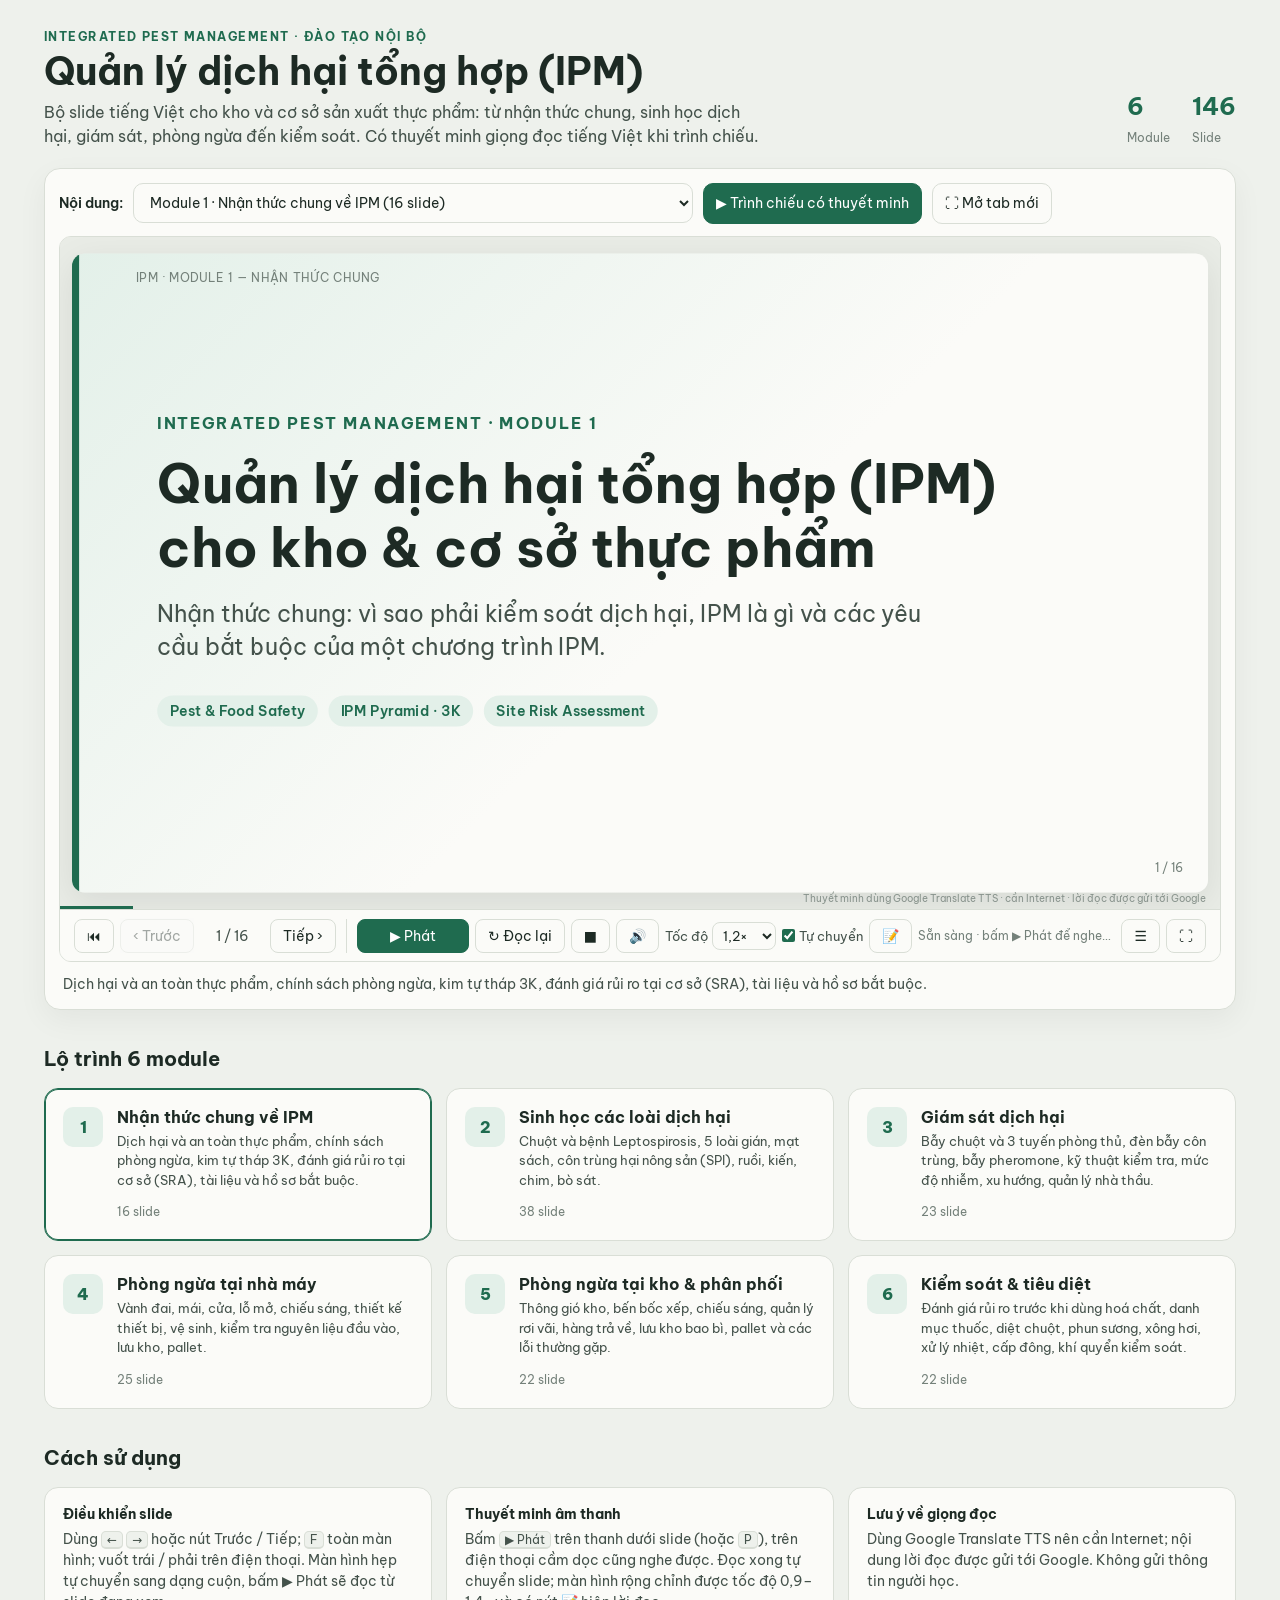
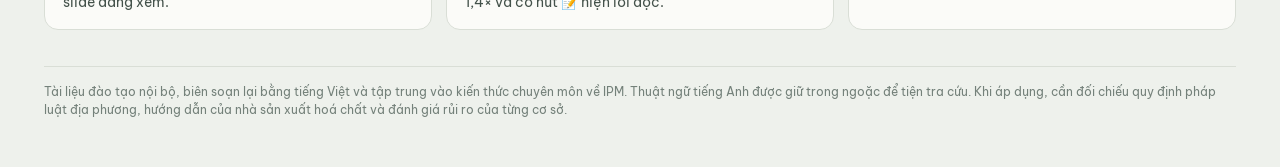
<file: index.html>
<!doctype html>
<html lang="vi">
<head>
<meta charset="utf-8">
<meta name="viewport" content="width=device-width, initial-scale=1">
<title>Pest Training · IPM</title>
<meta name="description" content="Bộ slide đào tạo Quản lý dịch hại tổng hợp (IPM) tiếng Việt, có thuyết minh âm thanh.">
<link rel="icon" href="icons/favicon.ico" sizes="48x48">
<link rel="icon" href="icons/favicon-32.png" type="image/png" sizes="32x32">
<link rel="apple-touch-icon" href="icons/apple-touch-icon.png">
<link rel="manifest" href="manifest.webmanifest">
<meta name="theme-color" content="#1f6b4f">
<meta name="mobile-web-app-capable" content="yes">
<meta name="apple-mobile-web-app-capable" content="yes">
<meta name="apple-mobile-web-app-title" content="Pest IPM">
<link rel="preconnect" href="https://fonts.googleapis.com">
<link rel="preconnect" href="https://fonts.gstatic.com" crossorigin>
<link href="https://fonts.googleapis.com/css2?family=Be+Vietnam+Pro:wght@400;600;700;800&display=swap" rel="stylesheet">
<style>
  :root {
    --bg: #eef1ec; --paper: #fbfbf8; --ink: #1d2a24; --ink-2: #44524b; --muted: #74817a; --line: #d9ded6;
    --brand: #1f6b4f; --brand-soft: #e3f0e9; --warn: #b5651d;
    --font: "Be Vietnam Pro", "Segoe UI", system-ui, sans-serif;
  }
  @media (prefers-color-scheme: dark) {
    :root:not([data-theme="light"]) {
      --bg: #101513; --paper: #18201c; --ink: #e4ebe6; --ink-2: #b8c4bd; --muted: #8a978f; --line: #2c3731;
      --brand: #5cc49a; --brand-soft: #1d3329; --warn: #e0a060;
    }
  }
  :root[data-theme="dark"] {
    --bg: #101513; --paper: #18201c; --ink: #e4ebe6; --ink-2: #b8c4bd; --muted: #8a978f; --line: #2c3731;
    --brand: #5cc49a; --brand-soft: #1d3329; --warn: #e0a060;
  }
  * { box-sizing: border-box; }
  body { margin: 0; background: var(--bg); color: var(--ink); font-family: var(--font); line-height: 1.5; }
  .wrap { max-width: 1240px; margin: 0 auto; padding: 28px 24px 48px; }
  header { display: flex; align-items: flex-end; justify-content: space-between; gap: 16px; flex-wrap: wrap; margin-bottom: 20px; }
  .eyebrow { font-size: 12px; letter-spacing: .12em; text-transform: uppercase; color: var(--brand); font-weight: 700; }
  h1 { margin: 4px 0 6px; font-size: clamp(26px, 4vw, 38px); line-height: 1.15; }
  .lead { margin: 0; color: var(--ink-2); max-width: 720px; }
  .stats { display: flex; gap: 22px; }
  .stats b { display: block; font-size: 24px; color: var(--brand); font-variant-numeric: tabular-nums; }
  .stats span { font-size: 12px; color: var(--muted); }

  .install { display: flex; align-items: center; gap: 12px; background: var(--brand-soft); border: 1px solid var(--brand); border-radius: 14px; padding: 12px 14px; margin-bottom: 16px; font-size: 14px; }
  .install[hidden] { display: none; }
  .install img { width: 40px; height: 40px; border-radius: 9px; flex: none; }
  .install p { margin: 0; flex: 1; min-width: 0; }
  .install button { font: inherit; font-size: 20px; line-height: 1; border: 0; background: none; color: var(--ink-2); cursor: pointer; width: 40px; height: 40px; flex: none; }

  .viewer { background: var(--paper); border: 1px solid var(--line); border-radius: 16px; padding: 14px; box-shadow: 0 10px 30px rgba(0,0,0,.05); }
  .bar { display: flex; gap: 10px; align-items: center; flex-wrap: wrap; margin-bottom: 12px; }
  .bar label { font-weight: 600; font-size: 14px; }
  select, .btn { font: inherit; font-size: 14px; border: 1px solid var(--line); background: var(--paper); color: var(--ink); border-radius: 10px; padding: 9px 12px; min-height: 40px; }
  select { flex: 1; min-width: 220px; max-width: 560px; cursor: pointer; }
  .btn { cursor: pointer; text-decoration: none; display: inline-flex; align-items: center; gap: 6px; }
  .btn:hover { border-color: var(--brand); color: var(--brand); }
  .btn.primary { background: var(--brand); border-color: var(--brand); color: #fff; }
  .btn.primary:hover { color: #fff; filter: brightness(1.08); }
  .frame { position: relative; width: 100%; aspect-ratio: 16 / 10; border-radius: 12px; overflow: hidden; background: var(--bg); border: 1px solid var(--line); }
  .frame iframe { position: absolute; inset: 0; width: 100%; height: 100%; border: 0; }
  .desc { margin: 12px 4px 0; color: var(--ink-2); font-size: 14px; }

  h2 { font-size: 20px; margin: 34px 0 14px; }
  .modules { display: grid; grid-template-columns: repeat(3, minmax(0, 1fr)); gap: 14px; }
  .mod { text-align: left; font: inherit; color: inherit; background: var(--paper); border: 1px solid var(--line); border-radius: 14px; padding: 18px; cursor: pointer; display: grid; grid-template-columns: 40px 1fr; gap: 14px; transition: transform .15s, border-color .15s; }
  .mod:hover { transform: translateY(-2px); border-color: var(--brand); }
  .mod[aria-current="true"] { border-color: var(--brand); box-shadow: inset 0 0 0 1px var(--brand); }
  .mod .n { width: 40px; height: 40px; border-radius: 10px; display: grid; place-items: center; background: var(--brand-soft); color: var(--brand); font-weight: 800; }
  .mod h3 { margin: 0 0 4px; font-size: 16px; line-height: 1.3; }
  .mod p { margin: 0 0 8px; font-size: 13px; color: var(--ink-2); }
  .mod small { font-size: 12px; color: var(--muted); }

  .notes { display: grid; grid-template-columns: repeat(3, minmax(0, 1fr)); gap: 14px; }
  .note { background: var(--paper); border: 1px solid var(--line); border-radius: 14px; padding: 16px 18px; font-size: 14px; color: var(--ink-2); }
  .note b { color: var(--ink); display: block; margin-bottom: 4px; }
  kbd { font-family: inherit; font-size: 12px; border: 1px solid var(--line); border-bottom-width: 2px; border-radius: 5px; padding: 0 5px; background: var(--bg); }
  footer { margin-top: 36px; font-size: 12px; color: var(--muted); border-top: 1px solid var(--line); padding-top: 16px; }

  @media (max-width: 900px) { .modules, .notes { grid-template-columns: 1fr 1fr; } }
  @media (max-width: 640px) {
    .wrap { padding: 18px 16px 36px; }
    .modules, .notes { grid-template-columns: 1fr; }
    .frame { aspect-ratio: auto; height: 72vh; }
    select { min-width: 0; width: 100%; max-width: none; }
    .bar { display: grid; grid-template-columns: minmax(0, 1fr); gap: 8px; }
    .bar .btn { justify-content: center; }
  }
</style>
</head>
<body>
<div class="wrap">
  <header>
    <div>
      <div class="eyebrow">Integrated Pest Management · Đào tạo nội bộ</div>
      <h1>Quản lý dịch hại tổng hợp (IPM)</h1>
      <p class="lead">Bộ slide tiếng Việt cho kho và cơ sở sản xuất thực phẩm: từ nhận thức chung, sinh học dịch hại, giám sát, phòng ngừa đến kiểm soát. Có thuyết minh giọng đọc tiếng Việt khi trình chiếu.</p>
    </div>
    <div class="stats"><div><b>6</b><span>Module</span></div><div><b id="totalSlides">146</b><span>Slide</span></div></div>
  </header>

  <div class="install" id="installHint" hidden>
    <img src="icons/apple-touch-icon.png" alt="">
    <p><b>Cài lên iPhone:</b> trong Safari, bấm nút Chia sẻ (ô vuông có mũi tên lên), chọn <b>Thêm vào MH chính</b> (Add to Home Screen).</p>
    <button type="button" id="installClose" aria-label="Đóng hướng dẫn cài đặt">×</button>
  </div>

  <section class="viewer" aria-label="Xem slide">
    <div class="bar">
      <label for="moduleSelect">Nội dung:</label>
      <select id="moduleSelect"></select>
      <button class="btn primary" id="playBtn" type="button" title="Phát thuyết minh từ slide đầu, tự chuyển slide">▶ Trình chiếu có thuyết minh</button>
      <a class="btn" id="openBtn" href="#" target="_blank" rel="noopener" title="Mở trong tab mới để trình chiếu toàn màn hình">⛶ Mở tab mới</a>
    </div>
    <div class="frame"><iframe id="deckFrame" title="Slide đào tạo IPM" allow="fullscreen; autoplay"></iframe></div>
    <p class="desc" id="moduleDesc"></p>
  </section>

  <h2>Lộ trình 6 module</h2>
  <div class="modules" id="moduleList"></div>

  <h2>Cách sử dụng</h2>
  <div class="notes">
    <div class="note"><b>Điều khiển slide</b>Dùng <kbd>←</kbd> <kbd>→</kbd> hoặc nút Trước / Tiếp; <kbd>F</kbd> toàn màn hình; vuốt trái / phải trên điện thoại. Màn hình hẹp tự chuyển sang dạng cuộn, bấm ▶ Phát sẽ đọc từ slide đang xem.</div>
    <div class="note"><b>Thuyết minh âm thanh</b>Bấm <kbd>▶ Phát</kbd> trên thanh dưới slide (hoặc <kbd>P</kbd>), trên điện thoại cầm dọc cũng nghe được. Đọc xong tự chuyển slide; màn hình rộng chỉnh được tốc độ 0,9–1,4× và có nút 📝 hiện lời đọc.</div>
    <div class="note"><b>Lưu ý về giọng đọc</b>Dùng Google Translate TTS nên cần Internet; nội dung lời đọc được gửi tới Google. Không gửi thông tin người học.</div>
  </div>

  <footer>Tài liệu đào tạo nội bộ, biên soạn lại bằng tiếng Việt và tập trung vào kiến thức chuyên môn về IPM. Thuật ngữ tiếng Anh được giữ trong ngoặc để tiện tra cứu. Khi áp dụng, cần đối chiếu quy định pháp luật địa phương, hướng dẫn của nhà sản xuất hoá chất và đánh giá rủi ro của từng cơ sở.</footer>
</div>

<script>
  var MODULES = [
    { file: 'slides/01-nhan-thuc-ipm.html', title: 'Nhận thức chung về IPM', desc: 'Dịch hại và an toàn thực phẩm, chính sách phòng ngừa, kim tự tháp 3K, đánh giá rủi ro tại cơ sở (SRA), tài liệu và hồ sơ bắt buộc.', slides: 16 },
    { file: 'slides/02-sinh-hoc-dich-hai.html', title: 'Sinh học các loài dịch hại', desc: 'Chuột và bệnh Leptospirosis, 5 loài gián, mạt sách, côn trùng hại nông sản (SPI), ruồi, kiến, chim, bò sát.', slides: 38 },
    { file: 'slides/03-giam-sat.html', title: 'Giám sát dịch hại', desc: 'Bẫy chuột và 3 tuyến phòng thủ, đèn bẫy côn trùng, bẫy pheromone, kỹ thuật kiểm tra, mức độ nhiễm, xu hướng, quản lý nhà thầu.', slides: 23 },
    { file: 'slides/04-phong-ngua-nha-may.html', title: 'Phòng ngừa tại nhà máy', desc: 'Vành đai, mái, cửa, lỗ mở, chiếu sáng, thiết kế thiết bị, vệ sinh, kiểm tra nguyên liệu đầu vào, lưu kho, pallet.', slides: 25 },
    { file: 'slides/05-phong-ngua-kho-phan-phoi.html', title: 'Phòng ngừa tại kho & phân phối', desc: 'Thông gió kho, bến bốc xếp, chiếu sáng, quản lý rơi vãi, hàng trả về, lưu kho bao bì, pallet và các lỗi thường gặp.', slides: 22 },
    { file: 'slides/06-kiem-soat-tieu-diet.html', title: 'Kiểm soát & tiêu diệt', desc: 'Đánh giá rủi ro trước khi dùng hoá chất, danh mục thuốc, diệt chuột, phun sương, xông hơi, xử lý nhiệt, cấp đông, khí quyển kiểm soát.', slides: 22 }
  ];

  var sel = document.getElementById('moduleSelect');
  var frame = document.getElementById('deckFrame');
  var openBtn = document.getElementById('openBtn');
  var descEl = document.getElementById('moduleDesc');
  var list = document.getElementById('moduleList');

  function theme() {
    var forced = document.documentElement.getAttribute('data-theme');
    if (forced) return forced;
    return window.matchMedia && matchMedia('(prefers-color-scheme: dark)').matches ? 'dark' : 'light';
  }

  MODULES.forEach(function (m, i) {
    var o = document.createElement('option');
    o.value = i;
    o.textContent = 'Module ' + (i + 1) + ' · ' + m.title + ' (' + m.slides + ' slide)';
    sel.appendChild(o);

    var b = document.createElement('button');
    b.type = 'button';
    b.className = 'mod';
    b.innerHTML = '<span class="n">' + (i + 1) + '</span><span><h3></h3><p></p><small>' + m.slides + ' slide</small></span>';
    b.querySelector('h3').textContent = m.title;
    b.querySelector('p').textContent = m.desc;
    b.addEventListener('click', function () { select(i); document.querySelector('.viewer').scrollIntoView({ behavior: 'smooth' }); });
    list.appendChild(b);
  });
  document.getElementById('totalSlides').textContent = MODULES.reduce(function (s, m) { return s + m.slides; }, 0);

  function select(i) {
    var m = MODULES[i];
    sel.value = i;
    frame.src = m.file + '?theme=' + theme();
    openBtn.href = m.file;
    descEl.textContent = m.desc;
    Array.prototype.forEach.call(list.children, function (b, k) { b.setAttribute('aria-current', String(k === i)); });
    try { localStorage.setItem('pt_module', i); } catch (e) {}
    if (history.replaceState) history.replaceState(null, '', '#m' + (i + 1));
  }

  sel.addEventListener('change', function () { select(Number(sel.value)); });
  // Khi chạy như app đã cài, không có tab: mở slide ngay trong app, deck.js thêm nút về trang chủ
  var standalone = navigator.standalone === true || (window.matchMedia && matchMedia('(display-mode: standalone)').matches);
  if (standalone) { openBtn.removeAttribute('target'); openBtn.textContent = '⛶ Mở toàn trang'; }

  // Khung hẹp (< 640px): mở trang slide riêng cho rộng chỗ, bấm ▶ Phát ở thanh dưới để nghe
  document.getElementById('playBtn').addEventListener('click', function () {
    if (frame.clientWidth < 640) {
      var file = MODULES[Number(sel.value)].file;
      if (standalone) location.href = file; else window.open(file, '_blank', 'noopener');
      return;
    }
    try { frame.contentWindow.postMessage({ type: 'pt-play' }, location.origin); } catch (e) {}
    frame.focus();
  });

  var fromHash = /^#m(\d)/.exec(location.hash);
  var saved = null;
  try { saved = localStorage.getItem('pt_module'); } catch (e) {}
  var startIdx = fromHash ? Number(fromHash[1]) - 1 : (saved !== null ? Number(saved) : 0);
  select(startIdx >= 0 && startIdx < MODULES.length ? startIdx : 0);

  // iOS không tự hiện nút cài đặt nên hiển thị hướng dẫn
  var hint = document.getElementById('installHint');
  var ios = /iPhone|iPad|iPod/.test(navigator.userAgent) || (navigator.platform === 'MacIntel' && navigator.maxTouchPoints > 1);
  var hintClosed = null;
  try { hintClosed = localStorage.getItem('pt_install_closed'); } catch (e) {}
  hint.hidden = !ios || standalone || hintClosed !== null;
  document.getElementById('installClose').addEventListener('click', function () {
    hint.hidden = true;
    try { localStorage.setItem('pt_install_closed', '1'); } catch (e) {}
  });

  if ('serviceWorker' in navigator) navigator.serviceWorker.register('sw.js');
</script>
</body>
</html>
</file>
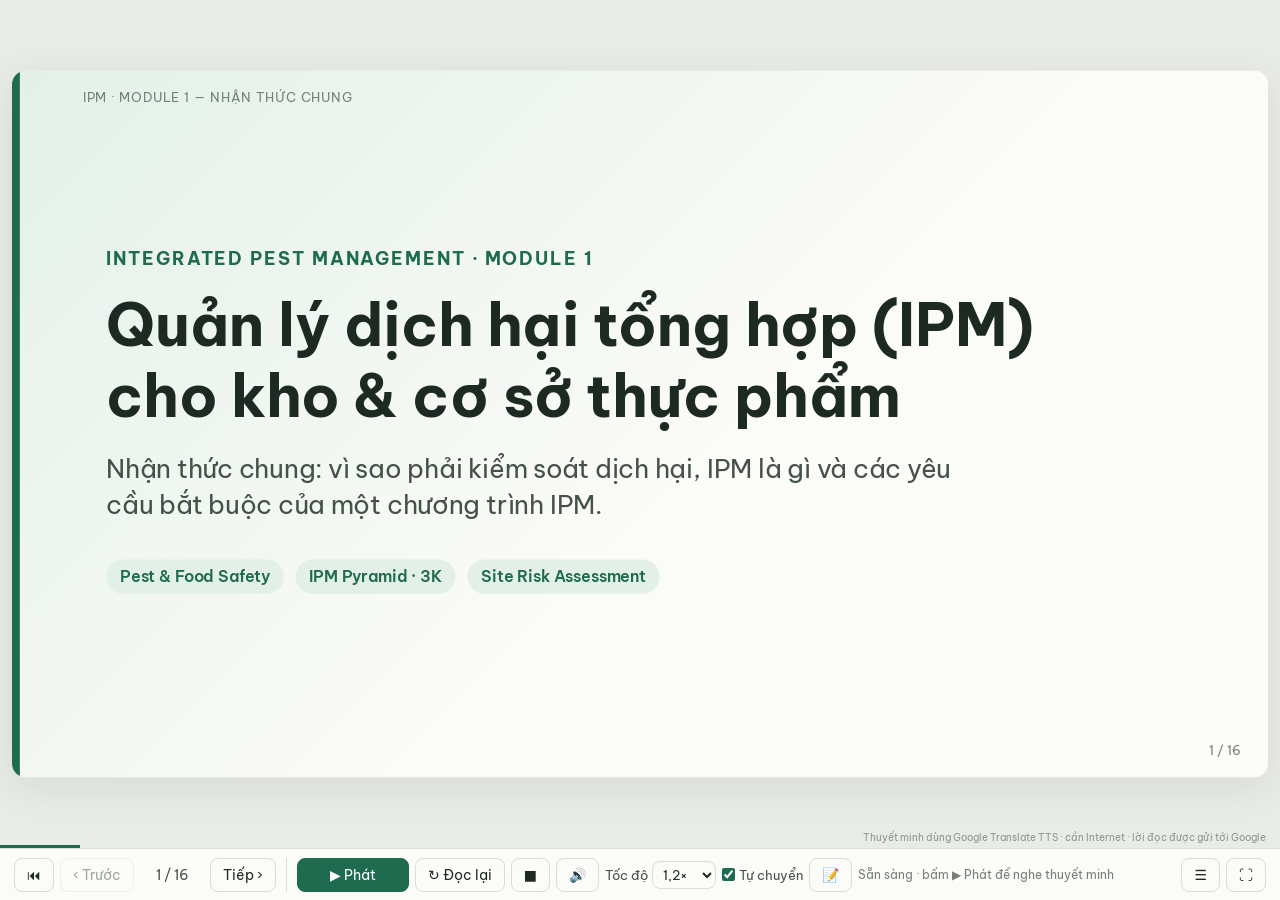
<file: slides/01-nhan-thuc-ipm.html>
<!doctype html>
<html lang="vi">
<head>
<meta charset="utf-8">
<meta name="viewport" content="width=device-width, initial-scale=1">
<meta name="referrer" content="no-referrer">
<link rel="icon" href="../icons/favicon.ico" sizes="48x48">
<link rel="icon" href="../icons/favicon-32.png" type="image/png" sizes="32x32">
<link rel="apple-touch-icon" href="../icons/apple-touch-icon.png">
<link rel="manifest" href="../manifest.webmanifest">
<meta name="theme-color" content="#1f6b4f">
<meta name="mobile-web-app-capable" content="yes">
<meta name="apple-mobile-web-app-capable" content="yes">
<meta name="apple-mobile-web-app-title" content="Pest IPM">
<title>IPM 1 · Nhận thức chung</title>
<link rel="preconnect" href="https://fonts.googleapis.com">
<link rel="preconnect" href="https://fonts.gstatic.com" crossorigin>
<link href="https://fonts.googleapis.com/css2?family=Be+Vietnam+Pro:ital,wght@0,400;0,600;0,700;0,800;1,400&display=swap" rel="stylesheet">
<link rel="stylesheet" href="deck.css">
</head>
<body data-module="IPM · Module 1 — Nhận thức chung">
<div class="deck">

<section class="slide title">
  <div class="eyebrow">Integrated Pest Management · Module 1</div>
  <h1>Quản lý dịch hại tổng hợp (IPM) cho kho &amp; cơ sở thực phẩm</h1>
  <div class="sub">Nhận thức chung: vì sao phải kiểm soát dịch hại, IPM là gì và các yêu cầu bắt buộc của một chương trình IPM.</div>
  <div class="meta"><span class="chip">Pest &amp; Food Safety</span><span class="chip">IPM Pyramid · 3K</span><span class="chip">Site Risk Assessment</span></div>
</section>

<section class="slide">
  <h2>Con người và dịch hại (<span class="en">Pests vs People</span>)</h2>
  <div class="body">
    <ul>
      <li>Ban đầu, động vật <b>không</b> phải là “dịch hại”.</li>
      <li>Con người đặt giá trị cao vào chất lượng cuộc sống: <b>sức khoẻ, phúc lợi, tiện nghi, tài sản và thẩm mỹ</b>.</li>
      <li>Loài nào xâm phạm các giá trị đó sẽ trở thành <b>dịch hại (<i>pest</i>)</b>.</li>
      <li>Ba nhóm dịch hại lớn nhất thế giới là <b>côn trùng, gặm nhấm (<i>rodents</i>) và chim</b>. Chúng cạnh tranh quyết liệt với con người về thức ăn và nơi ở.</li>
    </ul>
    <div class="cards" style="--n:5">
      <div class="card"><h3>Sức khoẻ</h3><p>Truyền bệnh, gây dị ứng</p></div>
      <div class="card"><h3>Phúc lợi</h3><p>Ảnh hưởng nơi làm việc, sinh hoạt</p></div>
      <div class="card"><h3>Tiện nghi</h3><p>Gây phiền toái, mùi, tiếng ồn</p></div>
      <div class="card"><h3>Tài sản</h3><p>Phá hoại hàng hoá, thiết bị, công trình</p></div>
      <div class="card"><h3>Thẩm mỹ</h3><p>Hình ảnh, uy tín cơ sở</p></div>
    </div>
  </div>
</section>

<section class="slide">
  <h2>Dịch hại và An toàn thực phẩm</h2>
  <div class="body">
    <p>Dưới góc độ an toàn thực phẩm, dịch hại có <b>nguy cơ rất cao gây nhiễm bẩn</b> sản phẩm và đe doạ sức khoẻ người tiêu dùng:</p>
    <div class="cards" style="--n:3">
      <div class="card bad"><h3>Vật lý (<i>Physical</i>)</h3><p>Xác côn trùng, lông, phân, vật liệu làm tổ, mảnh bao bì bị gặm.</p></div>
      <div class="card warn"><h3>Vi sinh (<i>Microbiological</i>)</h3><p>Mầm bệnh từ phân, nước tiểu, chân/lông dịch hại: <i>Salmonella</i>, <i>Leptospira</i>…</p></div>
      <div class="card"><h3>Hoá học (<i>Chemical</i>)</h3><p>Tồn dư thuốc diệt côn trùng / diệt chuột dùng sai cách.</p></div>
    </div>
    <div class="callout">Vì vậy phải kiểm soát dịch hại trong <b>toàn bộ chuỗi cung ứng thực phẩm</b>: thu mua → chế biến → lưu kho → vận chuyển → phân phối.</div>
  </div>
</section>

<section class="slide">
  <h2>Phòng ngừa dịch hại trong kho bảo quản</h2>
  <div class="body">
    <ul>
      <li>Mọi sản phẩm phải được xử lý trong <b>điều kiện bảo quản phù hợp</b> xuyên suốt chuỗi cung ứng.</li>
      <li>Các <b>quy tắc vệ sinh cơ bản</b> phải được áp dụng trong lưu kho và vận chuyển.</li>
      <li><b>Phòng ngừa dịch hại là cốt lõi</b> của các quy tắc này.</li>
      <li>Có thể thuê <b>nhà thầu kiểm soát dịch hại</b> (<i>pest control contractor</i>) đã được phê duyệt để hỗ trợ chương trình.</li>
    </ul>
    <div class="callout warn"><b>Câu hỏi thảo luận:</b> Vì sao phòng ngừa lại quan trọng hơn tiêu diệt trong một kho chứa thực phẩm?</div>
  </div>
</section>

<section class="slide">
  <h2>Chính sách kiểm soát dịch hại</h2>
  <div class="body">
    <div class="cols">
      <ul>
        <li>Kiểm soát dịch hại <b>không có nghĩa là luôn dùng hoá chất để tiêu diệt</b>.</li>
        <li>Tuyến phòng thủ đầu tiên <b>luôn là phòng ngừa</b>, theo nguyên tắc:
          <ul>
            <li><b>Loại trừ</b> (<i>Exclusion</i>): proofing, chặn đường xâm nhập</li>
            <li><b>Hạn chế</b> (<i>Restriction</i>): cleaning, housekeeping</li>
          </ul>
        </li>
        <li>Cách tiếp cận tốt nhất là <b>IPM</b>, vì phù hợp nhất với yêu cầu pháp luật và yêu cầu của khách hàng / người tiêu dùng.</li>
      </ul>
      <div class="cards" style="--n:1">
        <div class="card"><h3>Ưu tiên 1 · Phòng ngừa</h3><p>Chặn xâm nhập, loại bỏ thức ăn, nước và nơi trú ẩn.</p></div>
        <div class="card warn"><h3>Ưu tiên 2 · Giám sát</h3><p>Phát hiện sớm qua bẫy, kiểm tra và báo cáo.</p></div>
        <div class="card bad"><h3>Cuối cùng · Tiêu diệt</h3><p>Chỉ khi đã xác nhận có sự phá hoại (<i>infestation</i>).</p></div>
      </div>
    </div>
  </div>
</section>

<section class="slide">
  <h2>IPM là gì?</h2>
  <div class="body">
    <div class="callout"><b>Integrated Pest Management (IPM)</b> là cách tiếp cận <b>theo hệ thống</b>, kết hợp các biện pháp <b>phòng ngừa</b> và <b>khắc phục</b> để ngăn dịch hại gây ra vấn đề trong toàn bộ chuỗi cung ứng.</div>
    <p>Một chương trình IPM phải được thiết kế để:</p>
    <div class="cards" style="--n:4">
      <div class="card plain"><h3>Đặc thù</h3><p>Phù hợp nhu cầu riêng của từng cơ sở và từng sản phẩm.</p></div>
      <div class="card plain"><h3>Người tiêu dùng</h3><p>Quản lý rủi ro và mối nguy đối với người tiêu dùng.</p></div>
      <div class="card plain"><h3>Môi trường</h3><p>Bảo vệ lợi ích môi trường.</p></div>
      <div class="card plain"><h3>Chi phí</h3><p>Triển khai với chi phí thấp nhất có thể.</p></div>
    </div>
  </div>
</section>

<section class="slide">
  <h2>Mô hình IPM: từ phòng ngừa đến can thiệp</h2>
  <div class="body">
    <p>Càng đi về phía can thiệp, <b>độc tính đối với con người và môi trường càng tăng</b>. Vì vậy IPM luôn bắt đầu từ phía bên trái.</p>
    <div class="scale"></div>
    <div class="scale-labels"><span><b>Phòng ngừa</b> (<i>Prevention</i>): cách tiếp cận lành tính (<i>benign approach</i>)</span><span><b>Can thiệp</b> (<i>Intervention</i>)</span></div>
    <div class="cards" style="--n:3">
      <div class="card"><h3>Proofing · Vệ sinh · 5S</h3><p>Không độc tính, hiệu quả lâu dài.</p></div>
      <div class="card warn"><h3>Bẫy cơ học · Nhiệt · Đông lạnh</h3><p>Không dùng hoá chất, cần kiểm soát an toàn.</p></div>
      <div class="card bad"><h3>Thuốc diệt · Fogging · Fumigation</h3><p>Độc tính cao với người &amp; môi trường; là lựa chọn cuối.</p></div>
    </div>
  </div>
</section>

<section class="slide">
  <h2>Kim tự tháp IPM — nguyên tắc 3K</h2>
  <div class="body">
    <div class="cols w6040" style="align-items:center">
      <div class="pyramid">
        <div class="p1">KILL IT<small>Tiêu diệt</small></div>
        <div class="p2">KEEP IT CLEAN<small>Giữ sạch: vệ sinh, housekeeping</small></div>
        <div class="p3">KEEP IT OUT<small>Ngăn chặn: proofing, kiểm soát hàng đầu vào</small></div>
      </div>
      <div>
        <p>Kim tự tháp thể hiện các <b>khối hoạt động</b> của chương trình IPM.</p>
        <p>Khi làm chủ được toàn bộ các khối, cơ sở sẽ đạt được <b>môi trường gần như không có dịch hại</b>.</p>
        <div class="callout small">Nền móng rộng nhất là <b>Keep it out</b>. Tiêu diệt (<b>Kill it</b>) chỉ là phần đỉnh nhỏ.</div>
      </div>
    </div>
  </div>
</section>

<section class="slide">
  <h2>IPM thành công trong kho bảo quản: các thành phần chính</h2>
  <div class="body">
    <div class="cards" style="--n:3">
      <div class="card"><div class="big">1</div><h3>Chương trình vệ sinh</h3><p>Effective sanitation programme</p></div>
      <div class="card"><div class="big">2</div><h3>Thiết kế công trình</h3><p>Building design, thông gió, bố trí mặt bằng &amp; proofing</p></div>
      <div class="card"><div class="big">3</div><h3>Thực hành lưu kho</h3><p>Storage practices: FIFO/FEFO, cách tường, kê cao</p></div>
      <div class="card"><div class="big">4</div><h3>Quản lý pallet</h3><p>Pallet management: kiểm tra, độ ẩm, lưu trữ</p></div>
      <div class="card"><div class="big">5</div><h3>Bẫy &amp; giám sát</h3><p>Insect traps and monitoring</p></div>
      <div class="card warn"><div class="big">6</div><h3>Sử dụng thuốc</h3><p>Pesticide application, chỉ khi cần thiết</p></div>
    </div>
  </div>
</section>

<section class="slide">
  <h2>Đánh giá rủi ro tại cơ sở (<span class="en">Site Risk Assessment – SRA</span>)</h2>
  <div class="body">
    <ul>
      <li>Là <b>bước đầu tiên</b> để xây dựng và triển khai một chương trình kiểm soát dịch hại hiệu quả.</li>
      <li>Xác định rủi ro dịch hại <b>xâm nhập, sinh sôi, gây nhiễm bẩn hoặc thiệt hại</b> tại cơ sở: trong toà nhà, trong khuôn viên và khu vực xung quanh.</li>
    </ul>
    <div class="formula"><span>Rủi ro</span><em>=</em><span>Mối nguy</span><em>×</em><span>Khả năng xảy ra</span></div>
    <div class="formula"><span>Rủi ro dịch hại</span><em>=</em><span>Mối nguy từ loài dịch hại</span><em>×</em><span>Khả năng xâm nhập · sinh sôi · nhiễm bẩn · thiệt hại</span></div>
  </div>
</section>

<section class="slide">
  <h2>SRA bao gồm những khu vực nào?</h2>
  <div class="body">
    <div class="cards" style="--n:4">
      <div class="card"><div class="big">1</div><h3>Vị trí bên ngoài</h3><p>Môi trường xung quanh cơ sở: đồng ruộng, kênh rạch, bãi rác, nhà máy lân cận…</p></div>
      <div class="card"><div class="big">2</div><h3>Khuôn viên</h3><p>Hàng rào, sân bãi, cây xanh, hệ thống thoát nước, khu rác thải.</p></div>
      <div class="card"><div class="big">3</div><h3>Bên trong cơ sở</h3><p>Kho chứa, khu sản xuất, khu nhận và xuất hàng.</p></div>
      <div class="card"><div class="big">4</div><h3>Khu phúc lợi</h3><p>Căng tin, chỗ nghỉ, phòng thay đồ, nhà vệ sinh…</p></div>
    </div>
  </div>
</section>

<section class="slide">
  <h2>SRA: thực hiện và cập nhật khi nào?</h2>
  <div class="body">
    <ul>
      <li>Thực hiện <b>trước khi</b> thống nhất bản yêu cầu dịch vụ (<i>site service specification</i>) với nhà thầu kiểm soát dịch hại.</li>
      <li>Không bắt buộc đánh giá lại toàn bộ theo định kỳ, nhưng <b>tài liệu SRA phải luôn có sẵn tại cơ sở</b>.</li>
      <li>Các lần thăm định kỳ của <b>Field Biologist</b> hoặc chuyên gia côn trùng (<i>Entomologist</i>), cùng đợt thẩm tra (<i>verification</i>) hàng năm, sẽ <b>cập nhật dần</b> SRA.</li>
      <li>Nên đưa SRA vào <b>quản lý thay đổi</b> (<i>change management</i>). Mọi thay đổi về toà nhà, mặt bằng hay lắp đặt thiết bị mới đều có thể làm SRA không còn đúng.</li>
    </ul>
  </div>
</section>

<section class="slide">
  <h2>Yêu cầu bắt buộc của IPM: Tài liệu</h2>
  <div class="body">
    <div class="cards" style="--n:2">
      <div class="card plain"><h3>Đánh giá rủi ro</h3><p>SRA và biên bản các cuộc họp xem xét.</p></div>
      <div class="card plain"><h3>Yêu cầu dịch vụ</h3><p><i>Site service specification</i> (nếu thuê nhà thầu).</p></div>
      <div class="card plain"><h3>Kế hoạch IPM</h3><p>Hành động khắc phục, loại trừ, hạn chế, vệ sinh và diệt trừ.</p></div>
      <div class="card plain"><h3>SDS hoá chất</h3><p>Phiếu an toàn của thuốc diệt côn trùng và thuốc diệt chuột.</p></div>
      <div class="card plain"><h3>Giấy phép</h3><p>Bản sao giấy phép địa phương (lưu trữ / sử dụng hoá chất kiểm soát dịch hại).</p></div>
      <div class="card plain"><h3>Bảo hiểm</h3><p>Tài liệu bảo hiểm trách nhiệm (<i>liability insurance</i>).</p></div>
    </div>
  </div>
</section>

<section class="slide">
  <h2>Yêu cầu bắt buộc của IPM: Hồ sơ</h2>
  <div class="body">
    <ul>
      <li><b>Hồ sơ sử dụng thuốc:</b> loại nào, phun ở đâu, liều lượng / tỉ lệ pha, phương pháp, đối tượng dịch hại, người thực hiện, thời gian, số lô.</li>
      <li>Hồ sơ các biện pháp xử lý <b>không dùng hoá chất</b>.</li>
      <li>Biên bản dịch vụ của kỹ thuật viên và/hoặc Field Biologist, kèm báo cáo.</li>
      <li><b>Sổ ghi nhận phát hiện dịch hại</b> (<i>pest sightings log</i>) và kết quả giám sát, có phân tích xu hướng (<i>trending</i>).</li>
      <li>Chi tiết việc xử lý xác dịch hại bắt được.</li>
      <li>Hồ sơ đào tạo liên quan đến quản lý dịch hại.</li>
    </ul>
  </div>
</section>

<section class="slide">
  <h2>Các loài dịch hại thường gặp</h2>
  <div class="body">
    <div class="cards" style="--n:3">
      <div class="card"><h3>Gặm nhấm (<i>Rodents</i>)</h3><p>Chuột cống, chuột mái, chuột nhắt</p></div>
      <div class="card"><h3>Gián (<i>Cockroaches</i>)</h3><p>Gián Mỹ, gián Đức, gián phương Đông…</p></div>
      <div class="card"><h3>Kiến (<i>Ants</i>)</h3><p>Côn trùng xã hội, theo vệt pheromone</p></div>
      <div class="card"><h3>Ruồi (<i>Flies</i>)</h3><p>Ruồi nhà, ruồi cống, ruồi giấm, ruồi phorid</p></div>
      <div class="card"><h3>Côn trùng hại nông sản (<i>SPI</i>)</h3><p>Mọt, ngài: flour beetle, Indian meal moth…</p></div>
      <div class="card"><h3>Chim (<i>Birds</i>)</h3><p>Chim sẻ, bồ câu; phân mang <i>Salmonella</i></p></div>
    </div>
    <div class="callout small">Trong môi trường kho, cần chú ý đặc biệt: <b>chuột</b>, <b>SPI</b> (flour beetle, Indian meal moth, carpet beetle) và <b>mạt sách</b> (<i>Psocids / booklice</i>). Chi tiết ở <b>Module 2: Sinh học các loài dịch hại</b>.</div>
  </div>
</section>

<section class="slide">
  <h2>Tóm tắt Module 1</h2>
  <div class="body">
    <div class="cards" style="--n:2">
      <div class="card"><h3>Dịch hại = mối nguy ATTP</h3><p>Gây nhiễm bẩn vật lý, vi sinh và hoá học. Phải kiểm soát trong toàn chuỗi cung ứng.</p></div>
      <div class="card"><h3>Phòng ngừa trước tiên</h3><p>Exclusion &amp; Restriction là tuyến phòng thủ đầu tiên. Hoá chất là lựa chọn cuối.</p></div>
      <div class="card"><h3>3K: Keep it out · Keep it clean · Kill it</h3><p>Nền tảng của mọi chương trình IPM.</p></div>
      <div class="card"><h3>SRA là bước đầu tiên</h3><p>Rủi ro = Mối nguy × Khả năng xảy ra. Cập nhật khi có thay đổi.</p></div>
      <div class="card warn"><h3>Tài liệu &amp; hồ sơ bắt buộc</h3><p>SRA, kế hoạch IPM, SDS, giấy phép, nhật ký sử dụng thuốc, sổ phát hiện dịch hại, xu hướng, đào tạo.</p></div>
      <div class="card warn"><h3>Biết rõ đối thủ</h3><p>Hiểu sinh học và tập tính của từng loài để phòng ngừa đúng.</p></div>
    </div>
  </div>
</section>

</div>
<script src="deck.js"></script>
</body>
</html>
</file>
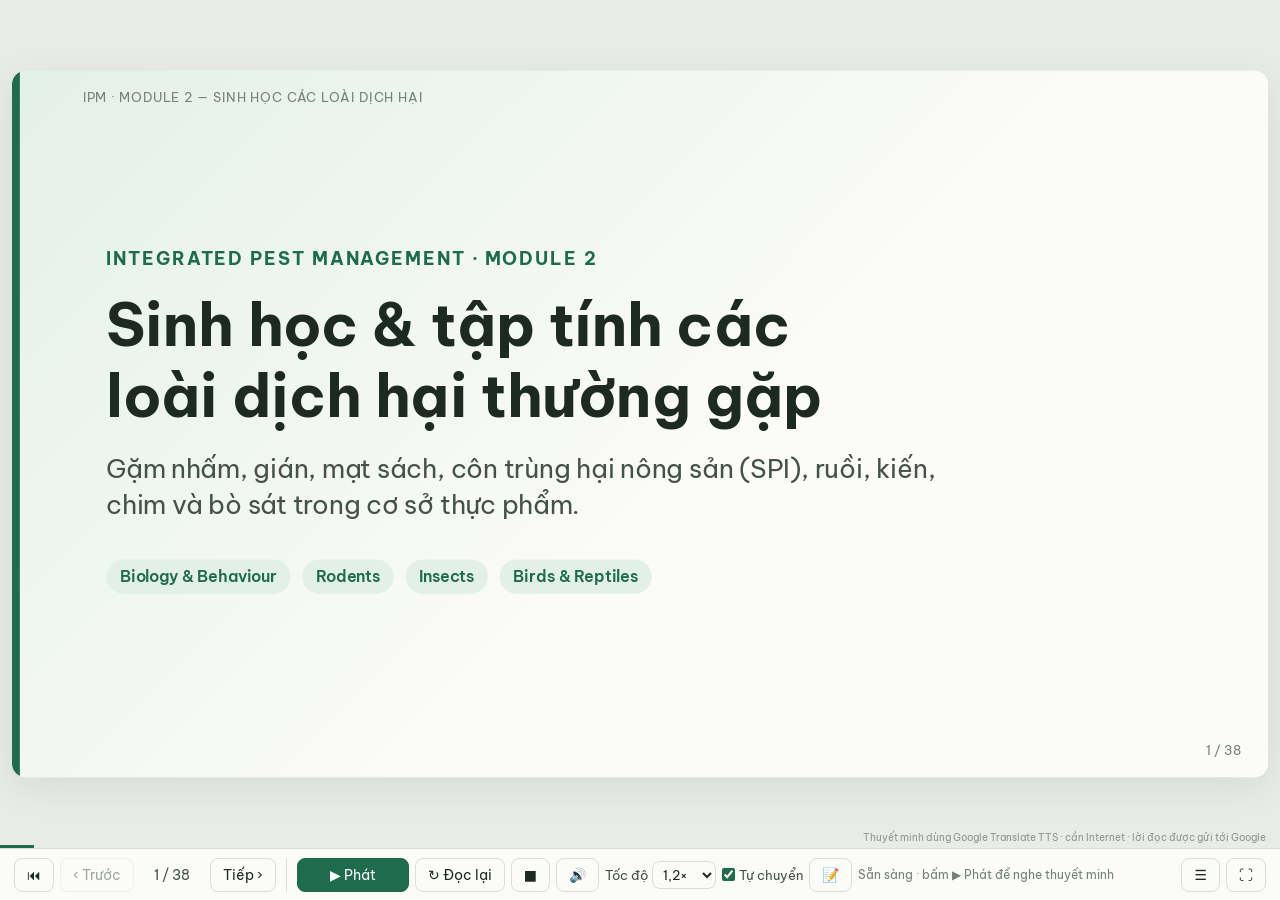
<file: slides/02-sinh-hoc-dich-hai.html>
<!doctype html>
<html lang="vi">
<head>
<meta charset="utf-8">
<meta name="viewport" content="width=device-width, initial-scale=1">
<meta name="referrer" content="no-referrer">
<link rel="icon" href="../icons/favicon.ico" sizes="48x48">
<link rel="icon" href="../icons/favicon-32.png" type="image/png" sizes="32x32">
<link rel="apple-touch-icon" href="../icons/apple-touch-icon.png">
<link rel="manifest" href="../manifest.webmanifest">
<meta name="theme-color" content="#1f6b4f">
<meta name="mobile-web-app-capable" content="yes">
<meta name="apple-mobile-web-app-capable" content="yes">
<meta name="apple-mobile-web-app-title" content="Pest IPM">
<title>IPM 2 · Sinh học các loài dịch hại</title>
<link rel="preconnect" href="https://fonts.googleapis.com">
<link rel="preconnect" href="https://fonts.gstatic.com" crossorigin>
<link href="https://fonts.googleapis.com/css2?family=Be+Vietnam+Pro:ital,wght@0,400;0,600;0,700;0,800;1,400&display=swap" rel="stylesheet">
<link rel="stylesheet" href="deck.css">
</head>
<body data-module="IPM · Module 2 — Sinh học các loài dịch hại">
<div class="deck">

<section class="slide title">
  <div class="eyebrow">Integrated Pest Management · Module 2</div>
  <h1>Sinh học &amp; tập tính các loài dịch hại thường gặp</h1>
  <div class="sub">Gặm nhấm, gián, mạt sách, côn trùng hại nông sản (SPI), ruồi, kiến, chim và bò sát trong cơ sở thực phẩm.</div>
  <div class="meta"><span class="chip">Biology &amp; Behaviour</span><span class="chip">Rodents</span><span class="chip">Insects</span><span class="chip">Birds &amp; Reptiles</span></div>
</section>

<section class="slide">
  <h2>Dịch hại trong cơ sở thực phẩm</h2>
  <div class="body">
    <ul>
      <li>Có rất nhiều loài dịch hại xuất hiện trong cơ sở thực phẩm.</li>
      <li>Module này trình bày <b>sinh học, tập tính và đặc điểm sinh lý</b> của các loài thường gặp nhất. Danh sách chưa phải là đầy đủ.</li>
    </ul>
    <p>Biện pháp phòng ngừa then chốt:</p>
    <div class="cards" style="--n:3">
      <div class="card"><div class="big">Proofing!</div><p>Bịt kín, chặn mọi đường xâm nhập.</p></div>
      <div class="card"><div class="big">Cleaning!</div><p>Vệ sinh thường xuyên, triệt để.</p></div>
      <div class="card"><div class="big">Harbourage!</div><p>Loại bỏ mọi nơi trú ẩn.</p></div>
    </div>
  </div>
</section>

<section class="slide">
  <h2>Nguyên tắc về xử lý hoá chất</h2>
  <div class="body">
    <ul>
      <li>Xử lý bằng hoá chất <b>không phải lựa chọn phòng thủ đầu tiên</b>.</li>
      <li>Tuy nhiên, có những tình huống hoá chất là biện pháp hiệu quả, đặc biệt khi <b>đã xác nhận có sự phá hoại</b> (<i>confirmed infestation</i>).</li>
      <li>Mọi biện pháp xử lý hay sử dụng hoá chất đều phải được <b>đánh giá kỹ</b> về rủi ro đối với:</li>
    </ul>
    <div class="cards" style="--n:3">
      <div class="card warn"><h3>An toàn thực phẩm</h3><p>Tồn dư, nhiễm chéo vào sản phẩm và bề mặt tiếp xúc.</p></div>
      <div class="card warn"><h3>An toàn con người</h3><p>Công nhân, kỹ thuật viên, khách tham quan.</p></div>
      <div class="card warn"><h3>Môi trường</h3><p>Loài không phải mục tiêu, đất, nước.</p></div>
    </div>
    <div class="callout small">Nên tham vấn chuyên gia (<i>zone / regional IPM expert</i>) trước khi quyết định.</div>
  </div>
</section>

<section class="slide">
  <h2>Gặm nhấm (<span class="en">Rodents</span>)</h2>
  <div class="body">
    <ul>
      <li>Thuộc bộ <b>Rodentia</b>, theo tiếng Latin nghĩa là “gặm”.</li>
      <li>Chuột cống, chuột mái và chuột nhắt là “anh em họ” thuộc các loài khác nhau.</li>
      <li>Ba loài thường gặp trong cơ sở thực phẩm:</li>
    </ul>
    <div class="cards" style="--n:3">
      <div class="card"><h3>Chuột cống</h3><p><i>Norway rat</i> · <i>Rattus norvegicus</i></p></div>
      <div class="card"><h3>Chuột mái / chuột đen</h3><p><i>Roof rat</i> · <i>Rattus rattus</i></p></div>
      <div class="card"><h3>Chuột nhắt</h3><p><i>House mouse</i> · <i>Mus musculus</i></p></div>
    </div>
  </div>
</section>

<section class="slide">
  <h2>Vì sao chuột khó kiểm soát?</h2>
  <div class="body">
    <ul>
      <li>Rất khó ngăn chuột vào công trình: chúng <b>lách qua được khe hở chỉ 1 cm</b>.</li>
      <li>Là loài <b>sống nhờ con người</b> (<i>commensal</i>), dùng chung thức ăn và chỗ ở với người. Thứ gì không ăn hết, chúng làm nhiễm bẩn bằng <b>phân, nước tiểu và lông</b>.</li>
      <li>Có tập tính <b>gặm liên tục</b> để mài hai răng cửa không mọc quá dài. Hậu quả là hư hỏng:
        <ul><li>dây điện, ống gas, tủ, bao bì, thậm chí tường gạch</li><li>gây mất điện, hỏng thiết bị, cháy nổ và dừng sản xuất tốn kém</li></ul>
      </li>
    </ul>
  </div>
</section>

<section class="slide">
  <h2>Tập tính và khả năng của chuột</h2>
  <div class="body">
    <div class="cols">
      <ul>
        <li>Hoạt động <b>về đêm</b> (<i>nocturnal</i>).</li>
        <li><b>Thị lực kém</b> (nhìn không rõ xa hơn 1 m), nhưng <b>khứu giác, xúc giác và thính giác rất tốt</b>; nhận biết chuyển động ở xa tới 15 m.</li>
        <li><b>Có lãnh thổ</b> trong bán kính 10–15 m quanh tổ, đánh dấu bằng nước tiểu. Có thể đánh nhau tới chết để giữ lãnh thổ khi thiếu thức ăn, nước do quá đông.</li>
        <li>Có <b>thứ bậc xã hội</b>: con mạnh nhất chiếm chỗ tốt nhất, gần nguồn thức ăn nhất.</li>
      </ul>
      <div class="cards" style="--n:2">
        <div class="card"><div class="big">~800 m</div><p>Bơi trong nước mở; đạp nước tới 3 ngày</p></div>
        <div class="card"><div class="big">1 m</div><p>Nhảy thẳng đứng lên cao</p></div>
        <div class="card"><div class="big">15 m</div><p>Rơi từ độ cao này không bị thương</p></div>
        <div class="card"><div class="big">1 cm</div><p>Khe hở đủ để lách qua</p></div>
      </div>
    </div>
  </div>
</section>

<section class="slide">
  <h2>So sánh ba loài chuột</h2>
  <div class="say">So sánh ba loài chuột. Chuột cống lớn nhất, nặng 200 đến 500 gam, thân dài 18 đến 25 xen ti mét, tai nhỏ có lông ngắn, mắt nhỏ, đuôi sẫm phía trên và nhạt phía dưới, thường đào hang ở tầng trệt. Chuột mái nặng 150 đến 250 gam, thân dài 16 đến 20 xen ti mét, tai to gần như không lông, mắt to, đuôi sẫm đều, làm tổ trên cao như tường và gác mái. Hai loài chuột lớn cần 15 đến 30 mi li lít nước mỗi ngày. Chuột nhắt nhỏ nhất, chỉ 12 đến 30 gam, thân dài 6 đến 9 xen ti mét, cần 3 đến 9 mi li lít nước mỗi ngày và có thể sống mà không cần nước tự do, làm tổ ngay bên trong công trình. Cả ba loài có tuổi thọ khoảng một năm.</div>
  <div class="body">
    <table class="tbl">
      <tr><th>Đặc điểm</th><th>Chuột cống (<i>Norway rat</i>)</th><th>Chuột mái (<i>Roof rat</i>)</th><th>Chuột nhắt (<i>House mouse</i>)</th></tr>
      <tr><td>Khối lượng trưởng thành</td><td>200–500 g</td><td>150–250 g</td><td>12–30 g</td></tr>
      <tr><td>Chiều dài thân</td><td>18–25 cm</td><td>16–20 cm</td><td>6–9 cm</td></tr>
      <tr><td>Màu lông</td><td>Nâu xen lông đen; bụng xám đến trắng</td><td>Nâu xen đen; bụng xám, trắng hoặc đen</td><td>Nâu xám, đều màu</td></tr>
      <tr><td>Tai</td><td>Nhỏ, phủ lông ngắn</td><td>To, gần như không lông</td><td>To, có ít lông</td></tr>
      <tr><td>Mắt</td><td>Nhỏ</td><td>To</td><td>Nhỏ</td></tr>
      <tr><td>Đuôi</td><td>Sẫm phía trên, nhạt phía dưới</td><td>Sẫm đều</td><td>Sẫm đều</td></tr>
      <tr><td>Nhu cầu nước</td><td>15–30 ml/ngày</td><td>15–30 ml/ngày</td><td>3–9 ml/ngày; có thể sống không cần nước tự do</td></tr>
      <tr><td>Nơi làm tổ</td><td>Hang đất, tầng trệt</td><td>Tường, gác mái, trên cao</td><td>Bên trong công trình</td></tr>
      <tr><td>Tuổi thọ</td><td>~1 năm</td><td>~1 năm</td><td>~1 năm</td></tr>
    </table>
  </div>
</section>

<section class="slide">
  <h2>Nhận biết chuột qua phân và dấu hiệu</h2>
  <div class="body">
    <div class="cols">
      <div>
        <h3>Kích thước phân (tham khảo)</h3>
        <div class="cards" style="--n:1">
          <div class="card"><h3>Chuột cống · ~2 cm</h3><p>To, hai đầu tù</p></div>
          <div class="card"><h3>Chuột mái · ~1 cm</h3><p>Hình thoi, đầu nhọn</p></div>
          <div class="card"><h3>Chuột nhắt · 6–9 mm</h3><p>Nhỏ, dạng hạt</p></div>
        </div>
      </div>
      <div>
        <h3>10 dấu hiệu có chuột</h3>
        <ul class="small">
          <li>Phân chuột (<i>droppings</i>)</li>
          <li>Vệt mỡ bẩn dọc đường đi (<i>grease marks</i>)</li>
          <li>Dấu chân, vệt đuôi (<i>tracks</i>)</li>
          <li>Vết nước tiểu (phát quang dưới đèn UV)</li>
          <li>Vết gặm (<i>gnawing damage</i>)</li>
          <li>Chuột sống hoặc xác chuột</li>
          <li>Hang (<i>burrows</i>)</li>
          <li>Tiếng động</li>
          <li>Đường mòn (<i>runways</i>)</li>
          <li>Mùi chuột</li>
        </ul>
      </div>
    </div>
  </div>
</section>

<section class="slide">
  <h2>Bệnh Leptospirosis: tác nhân</h2>
  <div class="body">
    <ul>
      <li>Do vi khuẩn hình xoắn <b><i>Leptospira</i></b> gây ra.</li>
      <li>Có hai dạng:
        <ul>
          <li><b>Hoại sinh</b> (<i>saprophytes</i>): sống trong nước ngọt, ăn chất hữu cơ, không cần vật chủ.</li>
          <li><b>Gây bệnh</b> (<i>pathogens</i>): cần vật chủ để phát triển.</li>
        </ul>
      </li>
      <li>Cần <b>độ ẩm cao</b> và <b>pH trung tính (6,9–7,4)</b> để tồn tại ngoài môi trường. Môi trường sống tự nhiên là <b>các vũng nước tù đọng</b>.</li>
    </ul>
  </div>
</section>

<section class="slide">
  <h2>Leptospirosis: triệu chứng và lây truyền</h2>
  <div class="body">
    <div class="cols">
      <div>
        <h3>Triệu chứng</h3>
        <ul>
          <li>Từ không có triệu chứng, nhẹ (đau đầu, đau cơ, sốt) đến nặng (xuất huyết phổi, viêm màng não), có thể tử vong.</li>
          <li>Vàng da, suy thận, xuất huyết: gọi là <b>bệnh Weil</b>.</li>
          <li>Xuất huyết phổi nhiều: <b>hội chứng xuất huyết phổi nặng</b>.</li>
        </ul>
      </div>
      <div>
        <h3>Lây truyền</h3>
        <ul>
          <li>Qua động vật hoang dã và vật nuôi; phổ biến nhất là <b>chuột</b>.</li>
          <li>Qua <b>nước tiểu động vật</b>, hoặc nước / đất nhiễm nước tiểu, tiếp xúc với <b>vết xước trên da, mắt, miệng, mũi</b>.</li>
          <li>Chẩn đoán bằng tìm kháng thể hoặc DNA vi khuẩn trong máu.</li>
        </ul>
      </div>
    </div>
  </div>
</section>

<section class="slide">
  <h2>Leptospirosis: phòng ngừa và nhóm nguy cơ</h2>
  <div class="body">
    <div class="cols">
      <div>
        <h3>Phòng ngừa</h3>
        <ul>
          <li>PPE <b>chống thấm, chống mài mòn</b>: găng tay, tạp dề, ủng, khẩu trang, kính.</li>
          <li>Rửa sạch sau khi tiếp xúc với nước / đất nhiễm bẩn.</li>
          <li>Giảm số lượng chuột ở nơi sinh sống và làm việc.</li>
          <li><b>Không chạm tay trần</b> vào xác chuột, hộp bả hoặc đất nơi chuột qua lại.</li>
          <li>Vệ sinh khu vực nhiễm chuột khi <b>điều kiện khô ráo</b>.</li>
        </ul>
      </div>
      <div>
        <h3>Nhóm nguy cơ</h3>
        <ul>
          <li>Bác sĩ thú y, công nhân lò mổ, nông dân, công nhân bảo trì cống, xử lý rác thải, người làm việc trong công trình hoang phế.</li>
          <li><b>Nhân viên nhà thầu kiểm soát dịch hại</b>: tiếp xúc máu, dịch cơ thể, nước tiểu chuột.</li>
          <li>Người chơi thể thao dưới nước ở biển, hồ, ao.</li>
        </ul>
      </div>
    </div>
  </div>
</section>

<section class="slide">
  <h2>Sinh sản và đặc điểm từng loài chuột</h2>
  <div class="say">Sinh sản và đặc điểm từng loài chuột. Chuột cống đẻ 6 đến 12 con mỗi lứa, sống ở tầng thấp, đào hang có lối thoát hiểm và đi theo một lối cố định từ tổ đến nguồn thức ăn và nước; chúng vào được công trình qua lỗ lớn hơn một xen ti mét rưỡi. Chuột mái đẻ 5 đến 8 con mỗi lứa, sống trên cao, dùng đuôi giữ thăng bằng khi đi trên dây điện, rất cảnh giác với vật lạ, di chuyển nhanh và leo trèo cực giỏi. Chuột nhắt đẻ 5 đến 6 con mỗi lứa nhưng sinh sản rất nhanh, tới 35 con mỗi năm; làm tổ ở nơi tối, kín bằng giấy, bông, vật liệu đóng gói; nhìn không rõ xa hơn khoảng 15 xen ti mét và mù màu, nhưng các giác quan khác rất nhạy.</div>
  <div class="body">
    <table class="tbl">
      <tr><th></th><th>Chuột cống (<i>Norway rat</i>)</th><th>Chuột mái (<i>Roof rat</i>)</th><th>Chuột nhắt (<i>House mouse</i>)</th></tr>
      <tr><td>Số con / lứa</td><td>6–12</td><td>5–8</td><td>5–6</td></tr>
      <tr><td>Tên khác</td><td>Brown rat, sewer rat</td><td>Black rat, ship rat</td><td>—</td></tr>
      <tr><td>Nơi hoạt động</td><td>Tầng thấp; đào hang, có “lối thoát hiểm”; hang gần nhau</td><td>Trên cao; giữ thăng bằng bằng đuôi khi đi trên dây điện, ống</td><td>Nơi tối, kín; làm tổ bằng giấy, bông, vật liệu đóng gói, bông cách nhiệt</td></tr>
      <tr><td>Đường đi</td><td>Đi lại theo một lối cố định từ tổ đến thức ăn, nước</td><td>Đường đi sạch rác, có vệt lông sẫm</td><td>Leo giỏi, nhảy cao ~30 cm</td></tr>
      <tr><td>Tính cách</td><td>Sống theo đàn</td><td><b>Rất cảnh giác</b>, tránh vật lạ và thay đổi; nhanh, nhanh nhẹn</td><td>Thích nghi nhanh; sinh sản rất nhanh, tới 35 con/năm</td></tr>
      <tr><td>Ghi chú</td><td>Vào được công trình qua lỗ &gt; 1,3 cm (½ inch)</td><td>Leo trèo cực giỏi, thoát kẻ thù nhanh</td><td>Nhìn không rõ xa hơn ~15 cm, mù màu; các giác quan khác rất nhạy</td></tr>
    </table>
  </div>
</section>

<section class="slide">
  <h2>Gián (<span class="en">Cockroaches</span>)</h2>
  <div class="body">
    <ul>
      <li>Theo hoá thạch, gián hầu như <b>không thay đổi trong 300 triệu năm</b>, xuất hiện trước cả khủng long.</li>
      <li><b>Ăn tạp</b> (kể cả phân của gián khác) và sống được trong khe nứt nên có sức sống cực kỳ bền bỉ.</li>
      <li>Các loài thường gặp trong cơ sở thực phẩm:</li>
    </ul>
    <div class="cards" style="--n:5">
      <div class="card"><h3>Gián Mỹ</h3><p><i>American</i></p></div>
      <div class="card"><h3>Gián Đức</h3><p><i>German</i></p></div>
      <div class="card"><h3>Gián phương Đông</h3><p><i>Oriental</i></p></div>
      <div class="card"><h3>Gián sọc nâu</h3><p><i>Brown-banded</i></p></div>
      <div class="card"><h3>Gián châu Á</h3><p><i>Asian</i></p></div>
    </div>
    <div class="callout warn">Sinh sản cực nhanh: <b>một cặp gián Đức</b> khoẻ mạnh có thể sinh ra tới <b>20.000 cá thể</b> sau một năm.</div>
  </div>
</section>

<section class="slide">
  <h2>Tập tính và dấu hiệu gián nhiễm nặng</h2>
  <div class="body">
    <div class="cols">
      <ul>
        <li>Hoạt động <b>về đêm</b>; trốn ở nơi <b>tối, ấm</b>, đặc biệt khe hẹp có bề mặt chạm vào cả hai bên thân.</li>
        <li>Gián Đức trưởng thành lọt khe <b>1,6 mm</b>; gián non trốn ở khe còn nhỏ hơn.</li>
        <li>Tụ tập ở góc, di chuyển dọc <b>mép tường</b> và cạnh bề mặt.</li>
        <li>Đệm chân dính (<i>pretarsal pads</i>) là cơ quan nếm. Khi “chải chuốt”, gián đưa đệm chân vào miệng, đưa mầm bệnh từ nơi bẩn vào cơ thể rồi phát tán qua phân.</li>
      </ul>
      <div class="cards" style="--n:1">
        <div class="card bad"><h3>Dấu hiệu nhiễm nặng #1</h3><p>Thấy gián hoạt động vào <b>ban ngày</b>.</p></div>
        <div class="card bad"><h3>Dấu hiệu nhiễm nặng #2</h3><p>Thấy <b>gián non màu trắng</b> (vừa lột xác), nhất là ban ngày.</p></div>
      </div>
    </div>
  </div>
</section>

<section class="slide">
  <h2>Vòng đời của gián</h2>
  <div class="body">
    <div class="flow" style="--n:3">
      <div><b>Bọc trứng (<i>ootheca</i>)</b>Con cái mang bọc trứng ở cuối bụng. Gián Đức mang gần hết thời gian ấp ~30 ngày; loài khác gắn bọc trứng vào nơi kín, ấp nhiều tuần đến nhiều tháng.</div>
      <div><b>Gián non (<i>nymph</i>)</b>Biến thái <b>không hoàn toàn</b>: giống con trưởng thành, cùng thói quen ăn, nhưng chưa có cánh hoàn chỉnh và chưa sinh sản.</div>
      <div><b>Trưởng thành (<i>adult</i>)</b>Sau nhiều lần lột xác. Ngay sau lột xác gián có màu trắng, vỏ sẫm lại khi cứng (thường trong vài giờ).</div>
    </div>
    <div class="callout small">Vì gián non sống cùng nơi, ăn cùng thức ăn với con trưởng thành, quần thể có thể tăng rất nhanh khi điều kiện thuận lợi.</div>
  </div>
</section>

<section class="slide">
  <h2>Gián Mỹ (<span class="en">Periplaneta americana</span>)</h2>
  <div class="body">
    <ul>
      <li>Ưa môi trường <b>nóng ẩm</b>, thường trên <b>28 °C</b>.</li>
      <li>Sống được ngoài trời khi điều kiện phù hợp; phổ biến trong <b>cống, đường hầm hơi nước, hố ga thoát nước mưa</b>. Thỉnh thoảng đi kiếm ăn từ cống vào tầng trệt.</li>
      <li>Con cái mang bọc trứng ~6 ngày rồi <b>gắn vào bề mặt kín</b>; trứng ấp ~2 tháng hoặc lâu hơn.</li>
      <li>Bọc trứng dài ~1 cm, màu nâu khi mới đẻ, chuyển đen sau 1–2 ngày; mỗi bọc ~12 con.</li>
      <li>Một con cái và thế hệ sau có thể tạo ra <b>hơn 800 cá thể/năm</b>.</li>
    </ul>
  </div>
</section>

<section class="slide">
  <h2>Gián Đức (<span class="en">Blattella germanica</span>)</h2>
  <div class="body">
    <ul>
      <li><b>Loài phổ biến nhất trong nhà</b>.</li>
      <li>Ưa khu chế biến thực phẩm, bếp, nhà vệ sinh: nơi <b>ấm (20–25 °C), ẩm</b>, gần thức ăn và nước. Nhiễm nặng sẽ lan ra các khu khác.</li>
      <li><b>Sinh sản nhanh nhất</b> trong các loài gián: một con cái và thế hệ sau có thể tạo ra <b>hơn 30.000 cá thể/năm</b> (nhiều con chết do ăn thịt đồng loại và áp lực quần thể).</li>
      <li>Đẻ nhiều hơn khi thời tiết ấm. Con cái mang bọc trứng màu nâu nhạt (dài ~6–8 mm) đến 1–2 ngày trước khi nở; mỗi bọc ~30 con, vài tuần lại có bọc mới.</li>
    </ul>
  </div>
</section>

<section class="slide">
  <h2>Gián phương Đông (<span class="en">Blatta orientalis</span>)</h2>
  <div class="body">
    <div class="cols">
      <ul>
        <li>Sống ở nơi <b>tối, ẩm</b>: cống trong và ngoài nhà, hộp van nước, đống gỗ, tầng hầm, thùng rác, gầm nhà ẩm.</li>
        <li>Phổ biến ở công trình bao quanh bởi cây cối, lớp phủ mặt đất.</li>
        <li><b>Mùi hôi rất đặc trưng</b>.</li>
        <li>Ưa nhiệt độ <b>mát hơn</b> các loài khác; có thể tạo quần thể lớn trong hộp đồng hồ nước, hố xây.</li>
      </ul>
      <ul>
        <li>Ban đêm di chuyển vào nhà tìm thức ăn, đặc biệt <b>chất hữu cơ phân huỷ, đồ ăn nhiều tinh bột</b>.</li>
        <li>Thường ở <b>tầng trệt</b>, di chuyển chậm hơn các loài khác.</li>
        <li><b>Không bay</b>, không leo được bề mặt đứng nhẵn nên hay bị kẹt trong bồn sứ.</li>
        <li>Mỗi con cái và thế hệ sau: ~200 cá thể/năm; phát triển từ gián non đến trưởng thành mất 1–2 năm.</li>
      </ul>
    </div>
  </div>
</section>

<section class="slide">
  <h2>Gián sọc nâu (<span class="en">Supella longipalpa</span>)</h2>
  <div class="body">
    <ul>
      <li>Tìm đến nơi <b>rất ấm</b> hầu như mọi lúc, thường trên <b>25 °C</b>.</li>
      <li>Hay ở gần <b>linh kiện điện ấm</b> của thiết bị: radio, tivi, tủ lạnh.</li>
      <li>Thích thức ăn <b>nhiều tinh bột</b> (keo dán tem, phong bì); hay gặp ở <b>văn phòng, kho giấy</b>.</li>
      <li>Con đực thỉnh thoảng bay khi bị động; con cái không bay.</li>
      <li>Con cái <b>dán bọc trứng</b> (~6 mm) lên trần, gầm đồ đạc, trong tủ hoặc chỗ tối; mỗi con cái và thế hệ sau: <b>hơn 600 cá thể/năm</b>.</li>
    </ul>
  </div>
</section>

<section class="slide">
  <h2>Gián châu Á (<span class="en">Blattella asahinai</span>)</h2>
  <div class="body">
    <div class="cols">
      <div>
        <h3>Nhận dạng</h3>
        <ul>
          <li><b>Giống hệt gián Đức</b> về hình dạng; khác ở bọc trứng (nhỏ hơn) và gián non (nhỏ hơn, mép bụng nhạt màu).</li>
          <li><b>Bay giỏi</b>, sống ngoài trời; gián Đức không bay được lâu và sống chủ yếu trong nhà.</li>
          <li>Lúc chạng vạng rất hoạt động, <b>bị thu hút bởi ánh sáng</b> phản chiếu trên tường sáng màu, cửa, cửa sổ và bay theo đèn từ phòng này sang phòng khác.</li>
        </ul>
      </div>
      <div>
        <h3>Sinh học</h3>
        <ul>
          <li>Nhạy cảm với <b>mọi loại thuốc trừ sâu thông dụng</b> (khác gián Đức).</li>
          <li>Con cái sống ~103 ngày, con đực ~48 ngày; trung bình 3,7 bọc trứng × ~37 con.</li>
          <li>Mỗi con cái đẻ ~80 con trong đời, <b>ít hơn nhiều</b> gián Đức.</li>
          <li>Trong phòng thí nghiệm có thể lai với gián Đức (con lai bay được và kháng thuốc), nhưng hiếm xảy ra ngoài tự nhiên.</li>
        </ul>
      </div>
    </div>
  </div>
</section>

<section class="slide">
  <h2>Mạt sách (<span class="en">Psocids / booklice</span>)</h2>
  <div class="body">
    <div class="cols">
      <ul>
        <li>Thuộc bộ <b>Psocoptera</b>; thân mềm, dài <b>dưới 5 mm</b>, râu dài và mảnh.</li>
        <li>Màu trắng, xám hoặc nâu; có 4 cánh hoặc không cánh.</li>
        <li>Đa số sống ngoài trời và có cánh (<i>barklice</i>). Một số loài <b>không cánh</b> hay gặp trong nhà, thường là <b><i>Liposcelis</i> spp.</b></li>
        <li>Gọi là “mạt sách” vì hay gắn với sách, giấy.</li>
      </ul>
      <ul>
        <li>Ăn <b>nấm mốc</b>, ngũ cốc, mảnh xác côn trùng, chất nhiều tinh bột (cả keo đóng sách).</li>
        <li>Sống ở nơi <b>ẩm, ấm, ít bị động chạm</b>, có nấm mốc; thường thành vấn đề vào mùa nóng.</li>
        <li>Gây hại khi <b>thùng carton lưu kho bị ẩm</b>.</li>
        <li>4 loài <i>Liposcelis</i> chính hại thực phẩm: <i>L. bostrychophila</i>, <i>L. entomophila</i>, <i>L. decolor</i>, <i>L. paeta</i>.</li>
      </ul>
    </div>
  </div>
</section>

<section class="slide">
  <h2>Mạt sách: tác hại và cách kiểm soát</h2>
  <div class="body">
    <div class="cols">
      <ul>
        <li>Biến thái không hoàn toàn như gián; phổ biến <b>sinh sản đơn tính</b> (do nhiễm vi khuẩn <i>Wolbachia</i>).</li>
        <li>Không phải dịch hại nông sản “thật sự” (không phá huỷ hàng hoá), nhưng là <b>mối nguy dị vật</b> và gây <b>dị ứng</b> cho người, vật nuôi.</li>
        <li>Ngày càng thành dịch hại đáng kể trong ngũ cốc, bột có <b>độ ẩm tương đối cao</b>, dễ mốc.</li>
        <li>Khó kiểm soát vì: sống lâu (72–144 ngày), chịu được điều kiện khắc nghiệt và nhịn đói lâu, vòng đời ngắn (2–3 tuần), sinh sản đơn tính.</li>
      </ul>
      <div class="cards" style="--n:1">
        <div class="card bad"><div class="big">×25 / tháng</div><p>Tốc độ nhân lên ở 30 °C, 70% RH</p></div>
        <div class="card"><div class="big">&lt; 20 °C · &lt; 60% RH</div><p>Giữ số lượng thấp (dưới 50% RH vẫn có thể sống)</p></div>
        <div class="card warn"><div class="big">45–55 °C</div><p>Nhiệt khô trong 1 giờ diệt hiệu quả; nhiễm ít có thể cấp đông vài ngày</p></div>
      </div>
    </div>
  </div>
</section>

<section class="slide">
  <h2>Côn trùng hại nông sản (<span class="en">Stored Product Insects – SPI</span>)</h2>
  <div class="body">
    <p>SPI có thể đến từ:</p>
    <div class="cards" style="--n:3">
      <div class="card plain"><p>Cây trồng <b>ngay từ ngoài đồng</b></p></div>
      <div class="card plain"><p>Nhiễm trong <b>chế biến và lưu kho</b></p></div>
      <div class="card plain"><p><b>Bay vào</b> từ bên ngoài</p></div>
      <div class="card plain"><p>Khu vực <b>khuất bên trong</b> nhà xưởng</p></div>
      <div class="card plain"><p>Di chuyển từ <b>hàng nhiễm sang hàng sạch</b></p></div>
      <div class="card plain"><p>Theo vật liệu như <b>pallet gỗ</b> vào nhà</p></div>
    </div>
    <div class="callout">Rất ít SPI sống và sinh sản được <b>trên 35 °C</b>; phần lớn <b>không đẻ trứng dưới 15 °C</b>.</div>
  </div>
</section>

<section class="slide">
  <h2>Bốn nhóm SPI theo cách ăn</h2>
  <div class="body">
    <div class="cards" style="--n:2">
      <div class="card"><h3>Ăn bên trong (<i>Internal feeders</i>)</h3><p>Ấu trùng ăn hoàn toàn bên trong hạt hoặc viên nén; khó phát hiện cho đến khi con trưởng thành chui ra. VD: mọt gạo (<i>rice weevil</i>).</p></div>
      <div class="card"><h3>Ăn bên ngoài (<i>External feeders</i>)</h3><p>Ăn từ ngoài vỏ hạt, có thể cắn xuyên vỏ và ăn phần bên trong. VD: ngài Ấn Độ (<i>Indian meal moth</i>).</p></div>
      <div class="card warn"><h3>Ăn hạt đã vỡ (<i>Scavengers</i>)</h3><p>Chỉ ăn khi vỏ hạt đã vỡ (do cơ học hoặc côn trùng khác). VD: mọt bột (<i>confused flour beetle</i>).</p></div>
      <div class="card warn"><h3>Dịch hại thứ cấp (<i>Secondary pests</i>)</h3><p>Chỉ ăn vật liệu đang hư hỏng, ẩm, có nấm mốc; một số ăn nấm mốc chứ không ăn thực phẩm. VD: mạt sách (<i>psocids</i>).</p></div>
    </div>
  </div>
</section>

<section class="slide">
  <h2>Mọt bột (<span class="en">Flour beetles · Tribolium spp.</span>)</h2>
  <div class="body">
    <ul>
      <li>Gồm <i>Tribolium confusum</i> (<b>confused flour beetle</b>) và <i>T. castaneum</i> (<b>red flour beetle</b>).</li>
      <li>Con trưởng thành dài ~5 mm, <b>nâu đỏ</b>, hình bầu dục thuôn.</li>
      <li>Ấu trùng hình trụ, màu trắng / kem, dài tới ~6 mm, đuôi có <b>hai gai nhọn nhỏ</b>.</li>
      <li>Mọt bột đỏ phổ biến trong nhà; mọt bột “confused” hay gặp trong <b>nhà máy xay bột</b>.</li>
      <li>Phá hoại nhiều loại thực phẩm khô: <b>bột, cám, ngũ cốc, trái cây sấy, hạt, sô-cô-la</b>.</li>
    </ul>
  </div>
</section>

<section class="slide">
  <h2>Mọt thuốc lá &amp; mọt bánh mì (<span class="en">Cigarette / Drugstore beetles</span>)</h2>
  <div class="body">
    <ul>
      <li>Gồm <b>mọt thuốc lá</b> (<i>Lasioderma serricorne</i>) và <b>mọt bánh mì</b> (<i>Stegobium paniceum</i>), hình dạng tương tự nhau.</li>
      <li>Dài ~3 mm, hình bầu dục, màu nâu; <b>đầu cúi xuống</b> nên trông như gù lưng.</li>
      <li><b>Bay được</b>; hay gặp quanh cửa sổ.</li>
      <li>Ấu trùng dài ~3 mm khi trưởng thành, trắng ngà, đầu nâu nhạt, <b>thân cong phủ lông mịn</b>.</li>
      <li>Ăn nhiều loại sản phẩm thực vật khô: <b>gia vị, mì ống, thực phẩm từ ngũ cốc</b>, hoa khô, thuốc lá, cả giấy và sách.</li>
    </ul>
  </div>
</section>

<section class="slide">
  <h2>Vòng đời của bọ cánh cứng và ngài</h2>
  <div class="body">
    <div class="flow" style="--n:4">
      <div><b>Trứng</b><i>Egg</i></div>
      <div><b>Ấu trùng</b><i>Larva</i>: giai đoạn ăn phá</div>
      <div><b>Nhộng</b><i>Pupa</i></div>
      <div><b>Trưởng thành</b><i>Adult</i>: sinh sản, phát tán</div>
    </div>
    <div class="cards" style="--n:2">
      <div class="card"><h3>Bọ cánh cứng · bộ <i>Coleoptera</i></h3><p>Biến thái <b>hoàn toàn</b>, 4 giai đoạn. Ấu trùng nhìn chung gây thiệt hại kinh tế ít hơn ấu trùng ngài.</p></div>
      <div class="card warn"><h3>Ngài · bộ <i>Lepidoptera</i></h3><p>Cũng biến thái hoàn toàn, 4 giai đoạn. <b>Ấu trùng ngài gây thiệt hại nhiều nhất</b> cho sản phẩm.</p></div>
    </div>
  </div>
</section>

<section class="slide">
  <h2>Ngài Ấn Độ (<span class="en">Indian meal moth · Plodia interpunctella</span>)</h2>
  <div class="body">
    <div class="cols">
      <ul>
        <li>Sải cánh <b>1,3–1,6 cm</b>; khi đậu, cánh xếp ra sau phủ lên thân.</li>
        <li>Gốc cánh trước màu xám nhạt / nâu vàng; <b>2/3 phía ngoài nâu đỏ ánh đồng</b>.</li>
        <li>Ấu trùng là sâu trắng ánh vàng, hồng, xanh hoặc nâu, dài tới 1,3 cm.</li>
      </ul>
      <ul>
        <li><b>Chỉ ấu trùng</b> ăn phá sản phẩm: mọi loại thực phẩm khô hoặc hạt nguyên.</li>
        <li>Thực phẩm bị nhiễm có <b>lớp tơ</b> trên bề mặt.</li>
        <li>Ấu trùng trưởng thành thường rời thức ăn, bò xa để làm kén; hay thấy sâu và kén trên <b>trần, tường</b>.</li>
        <li>Ngài trưởng thành có thể còn thấy <b>vài tuần</b> sau khi đã loại bỏ nguồn thức ăn.</li>
      </ul>
    </div>
  </div>
</section>

<section class="slide">
  <h2>Mọt thảm đen (<span class="en">Black carpet beetle · Attagenus unicolor</span>)</h2>
  <div class="body">
    <ul>
      <li>Thuộc họ <b>Dermestidae</b>; gây hại ở kho, nhà ở, bảo tàng và nơi có thức ăn phù hợp.</li>
      <li>Con trưởng thành <b>không ăn vải</b>, mà tìm phấn hoa và mật; bị thu hút bởi <b>ánh nắng</b>.</li>
      <li>Thiệt hại xảy ra ở <b>giai đoạn ấu trùng</b>: ăn ở nơi tối, ít động chạm, trên xác động vật và sản phẩm động vật (len, lụa, da, lông thú, lông vũ, tóc), đôi khi cả gia vị, ngũ cốc. Không ăn sợi tổng hợp.</li>
      <li>Là một trong những loài <b>khó kiểm soát nhất</b> trong nhà vì tìm được thức ăn ở chỗ khuất và phát tán rộng khắp công trình.</li>
    </ul>
  </div>
</section>

<section class="slide">
  <h2>Mọt thảm: giám sát và kiểm soát</h2>
  <div class="body">
    <div class="cols">
      <div>
        <h3>Giám sát</h3>
        <ul>
          <li>Dùng <b>bẫy dính có pheromone</b> phù hợp đặt khắp công trình để biết mọt đến từ đâu.</li>
          <li>Kiểm tra bẫy <b>1–2 lần/tuần</b>; dùng để đánh giá hiệu quả biện pháp kiểm soát.</li>
          <li>Bẫy dính không pheromone đặt ở bậu cửa sổ để bắt con trưởng thành bay tới.</li>
          <li>Pheromone <b>đặc hiệu theo loài</b>: chọn đúng loài gây hại.</li>
        </ul>
      </div>
      <div>
        <h3>Kiểm soát</h3>
        <ul>
          <li>Thành công dựa trên <b>vệ sinh + ngăn chặn</b>; làm tốt thì không cần thuốc.</li>
          <li><b>Vệ sinh là chiến lược tốt nhất</b>: loại bỏ xơ vải, tóc, xác côn trùng, mạng nhện cũ, tổ chim, tổ chuột, tổ ong.</li>
          <li>Hàng nhiễm nặng: loại bỏ, hoặc <b>xông hơi</b> trong buồng kín (diệt mọi giai đoạn nhưng không ngăn tái nhiễm).</li>
        </ul>
      </div>
    </div>
  </div>
</section>

<section class="slide">
  <h2>Ruồi (<span class="en">Flies</span>)</h2>
  <div class="body">
    <div class="cols">
      <ul>
        <li>Có rất nhiều loài; thường gặp trong cơ sở thực phẩm: <b>ruồi nhà, ruồi cống (moth fly), ruồi giấm, ruồi phorid</b>.</li>
        <li>Sinh sản và ăn trên <b>chất hữu cơ chết / phân huỷ</b> từ động vật và thực vật.</li>
        <li><b>Có ruồi trong cơ sở thực phẩm là dấu hiệu thực hành vệ sinh kém.</b></li>
      </ul>
      <div>
        <h3>Vòng đời: biến thái hoàn toàn</h3>
        <ul class="small">
          <li>Trứng được đẻ vào phân, chất hữu cơ ẩm; <b>giòi</b> ăn vi khuẩn tại đó, qua 3 tuổi ấu trùng.</li>
          <li>Lớp da cuối hoá cứng thành <b>vỏ nhộng</b> (<i>puparium</i>); ruồi trưởng thành chui ra.</li>
          <li>Ở <b>30–35 °C</b>: từ trứng đến ruồi chỉ <b>~7 ngày</b>.</li>
          <li>Sau khi giao phối, con cái đẻ nhiều đợt, mỗi đợt <b>trên 100 trứng</b>.</li>
        </ul>
      </div>
    </div>
  </div>
</section>

<section class="slide">
  <h2>Ruồi nhà (<span class="en">House fly · Musca domestica</span>)</h2>
  <div class="body">
    <ul>
      <li>Loài ruồi <b>phổ biến và phân bố rộng nhất</b>; dài ~6–7 mm.</li>
      <li>Ưa phân động vật, rác thải, chất hữu cơ phân huỷ.</li>
      <li>Là <b>vật trung gian truyền bệnh</b>: salmonellosis, thương hàn, tả, lỵ, lao…</li>
      <li>Miệng chỉ hút được chất lỏng; thức ăn rắn được hoá lỏng bằng <b>nước bọt nôn ra</b>.</li>
      <li>Thích đậu ở góc, mép, vật mảnh như dây điện, dây thừng. Chỗ nghỉ đêm thường gần nguồn thức ăn ban ngày, cách mặt đất <b>1,5–4,5 m</b>.</li>
    </ul>
  </div>
</section>

<section class="slide">
  <h2>Các loài ruồi nhỏ</h2>
  <div class="say">Các loài ruồi nhỏ, đều dài 1 đến 3 mi li mét và là mối nguy dị vật. Ruồi cống bay kém, mỗi lần chỉ khoảng một mét, hay chạy trên tường, hoạt động chiều tối quanh cống và bồn rửa, sinh sản trong chất hữu cơ phân huỷ; chúng không truyền bệnh cho người. Ruồi giấm bay rất khoẻ, tới 10 ki lô mét trong một ngày, bị hút bởi rau quả chín, sản phẩm lên men, chai lon rỗng, cống, khu rác và cả giẻ lau ẩm. Ruồi phorid, hay ruồi lưng gù, trông giống ruồi giấm, gặp quanh đường ống, cống và thùng rác, sinh sản trong chất động thực vật phân huỷ.</div>
  <div class="body">
    <table class="tbl">
      <tr><th></th><th>Ruồi cống (<i>Moth / drain fly</i>)</th><th>Ruồi giấm (<i>Fruit fly · Drosophila</i>)</th><th>Ruồi phorid (<i>Humpbacked fly</i>)</th></tr>
      <tr><td>Kích thước</td><td>1–3 mm</td><td>1–3 mm</td><td>1–3 mm, giống ruồi giấm</td></tr>
      <tr><td>Mối nguy</td><td>Dị vật; không truyền bệnh cho người</td><td>Dị vật</td><td>Dị vật</td></tr>
      <tr><td>Bay</td><td>Bay kém, mỗi lần ~1 m; hay đi, chạy trên tường</td><td><b>Bay rất khoẻ</b>, tới 10 km trong 24 giờ</td><td>—</td></tr>
      <tr><td>Nơi thường gặp</td><td>Quanh cống, bồn rửa; hoạt động chiều tối</td><td>Rau quả chín, sản phẩm lên men, chai lon rỗng, cống, khu rác, giẻ lau, cây lau nhà ẩm</td><td>Đường ống, cống, thùng rác</td></tr>
      <tr><td>Thức ăn / nơi đẻ</td><td>Chất hữu cơ phân huỷ</td><td>Chất lên men, nơi đọng ẩm</td><td>Thực vật và chất động vật phân huỷ</td></tr>
    </table>
  </div>
</section>

<section class="slide">
  <h2>Kiến (<span class="en">Ants</span>)</h2>
  <div class="body">
    <div class="cols">
      <ul>
        <li>Côn trùng <b>xã hội</b>, gồm 3 đẳng cấp: <b>kiến thợ, kiến đực, kiến chúa</b>.</li>
        <li>Kiến đực có cánh, chỉ để giao phối với kiến chúa mới rồi chết.</li>
        <li>Kiến chúa lớn nhất (gấp 2–3 lần kiến thợ), rụng cánh sau giao phối, sống nhiều năm.</li>
        <li><b>Thấy kiến có cánh bay thành đàn trong nhà</b> nghĩa là có tổ kiến bên trong.</li>
      </ul>
      <ul>
        <li>Ăn đa dạng: tinh bột, thịt, chất béo, đồ ngọt.</li>
        <li>Chủ yếu gây phiền toái, là <b>mối nguy dị vật</b>, và có thể <b>cắn thủng bao bì mềm</b> (màng ghép kim loại, màng ghép nhựa).</li>
        <li>Đi theo lối cố định giữa tổ và nguồn thức ăn nhờ <b>vệt pheromone</b>. <b>Phá vệt pheromone</b> sẽ làm rối đường đi của kiến.</li>
      </ul>
    </div>
  </div>
</section>

<section class="slide">
  <h2>Chim (<span class="en">Birds</span>)</h2>
  <div class="body">
    <ul>
      <li>Trong đa số trường hợp, chim thường được chấp nhận.</li>
      <li>Khi xuất hiện <b>với số lượng lớn</b>, chim gây phiền toái, <b>truyền bệnh, làm nhiễm bẩn thực phẩm</b> và làm hư hại công trình.</li>
      <li>Chim tụ tập ở nơi có <b>thức ăn, nước, bóng mát, chỗ đậu và chỗ nghỉ</b>.</li>
      <li>Hoa và quả mọng cung cấp nước và mật ngọt; côn trùng và động vật nhỏ cũng là thức ăn chính của chim.</li>
    </ul>
    <div class="callout bad">Phân chim là nguồn mang <b><i>Salmonella</i></b> đã được biết rõ.</div>
  </div>
</section>

<section class="slide">
  <h2>Bò sát: thằn lằn (<span class="en">House lizard / gecko</span>)</h2>
  <div class="body">
    <ul>
      <li>Hai loài bò sát hay gặp nhất trong cơ sở thực phẩm: <b>thằn lằn nhà và rắn</b>.</li>
      <li>Thằn lằn là động vật <b>máu lạnh</b>, ưa môi trường <b>ấm (không nóng) và ẩm</b>.</li>
      <li>Thức ăn chính là <b>côn trùng</b>; cũng bị thu hút bởi đồ ăn có mùi ngọt, sản phẩm đường, mật hoa.</li>
      <li>Ngón chân đặc biệt giúp bám trên nhiều bề mặt, di chuyển rất linh hoạt.</li>
      <li>Ở vùng nhiệt đới, phổ biến nhất là <b>tắc kè / thạch sùng</b>; hoạt động về đêm, hay săn mồi trên tường <b>gần đèn</b>.</li>
    </ul>
  </div>
</section>

<section class="slide">
  <h2>Bò sát: rắn và biện pháp kiểm soát</h2>
  <div class="body">
    <div class="cols">
      <ul>
        <li>Rắn cũng là động vật máu lạnh; thức ăn chính là <b>động vật nhỏ</b> như chuột, ếch.</li>
        <li>Có xu hướng <b>di chuyển dọc tường</b> (giống chuột).</li>
        <li>Ưa cây cối rậm, đống đá, đống gỗ, rác vụn làm nơi ẩn náu.</li>
        <li>Sự hiện diện của bò sát cho thấy <b>có nguồn thức ăn</b> (dịch hại sơ cấp) bên trong; bản thân chúng cũng là nguồn nhiễm bẩn.</li>
      </ul>
      <div>
        <div class="callout warn small">Chưa có <b>thuốc xua đuổi hiệu quả</b> với bò sát. Có thể bẫy bằng bẫy keo cỡ chuột; với rắn có thể dùng bẫy kẹp chuột.</div>
        <h3 style="margin-top:14px">Biện pháp hiệu quả nhất</h3>
        <ul class="small">
          <li>Tăng cường <b>proofing</b></li>
          <li>Loại bỏ <b>thức ăn và nơi trú ẩn</b> (phát quang cây rậm trong khuôn viên và sát nhà)</li>
          <li><b>Housekeeping &amp; vệ sinh</b> tốt</li>
        </ul>
      </div>
    </div>
  </div>
</section>

<section class="slide">
  <h2>Tóm tắt Module 2</h2>
  <div class="say">Tóm tắt module 2. Chuột lọt khe một xen ti mét, hoạt động về đêm, gặm liên tục và cảnh giác với vật lạ; dấu hiệu là phân, vệt mỡ, vết gặm, và chúng mang vi khuẩn Leptospira. Gián lọt khe 1 phẩy 6 mi li mét, đi dọc mép tường; thấy gián ban ngày hoặc gián non màu trắng là nhiễm nặng. Mạt sách ăn nấm mốc, nhân lên 25 lần mỗi tháng ở 30 độ C và 70 phần trăm độ ẩm. Côn trùng hại nông sản không sinh sản trên 35 độ C, không đẻ trứng dưới 15 độ C, và ấu trùng ngài gây hại nhiều nhất. Ruồi đi từ trứng đến trưởng thành chỉ khoảng 7 ngày và là dấu hiệu vệ sinh kém. Kiến theo vệt pheromone, có thể cắn thủng bao bì mềm. Chim mang Salmonella, còn bò sát cho thấy bên trong đang có dịch hại làm mồi.</div>
  <div class="body">
    <table class="tbl">
      <tr><th>Nhóm</th><th>Điểm cần nhớ</th><th>Dấu hiệu / mối nguy chính</th></tr>
      <tr><td><b>Chuột</b></td><td>Lọt khe 1 cm, hoạt động đêm, gặm liên tục, cảnh giác vật lạ</td><td>Phân, vệt mỡ, vết gặm; <i>Leptospira</i></td></tr>
      <tr><td><b>Gián</b></td><td>Khe 1,6 mm, đi dọc mép tường; gián Đức sinh sản nhanh nhất</td><td>Thấy ban ngày / gián non trắng = nhiễm nặng</td></tr>
      <tr><td><b>Mạt sách</b></td><td>Ăn nấm mốc; ×25/tháng ở 30 °C–70% RH</td><td>Carton ẩm; dị vật, dị ứng</td></tr>
      <tr><td><b>SPI</b></td><td>Không sinh sản &gt; 35 °C, không đẻ &lt; 15 °C; ấu trùng ngài gây hại nhiều nhất</td><td>Lớp tơ, kén trên trần/tường, hạt rỗng</td></tr>
      <tr><td><b>Ruồi</b></td><td>Từ trứng thành ruồi ~7 ngày ở 30–35 °C</td><td>Dấu hiệu vệ sinh kém; truyền bệnh</td></tr>
      <tr><td><b>Kiến</b></td><td>Theo vệt pheromone; kiến cánh bay đàn = tổ trong nhà</td><td>Cắn thủng bao bì mềm; dị vật</td></tr>
      <tr><td><b>Chim · Bò sát</b></td><td>Tụ tập nơi có thức ăn, chỗ đậu; bò sát theo con mồi</td><td><i>Salmonella</i>; cho thấy có dịch hại sơ cấp</td></tr>
    </table>
  </div>
</section>

</div>
<script src="deck.js"></script>
</body>
</html>
</file>
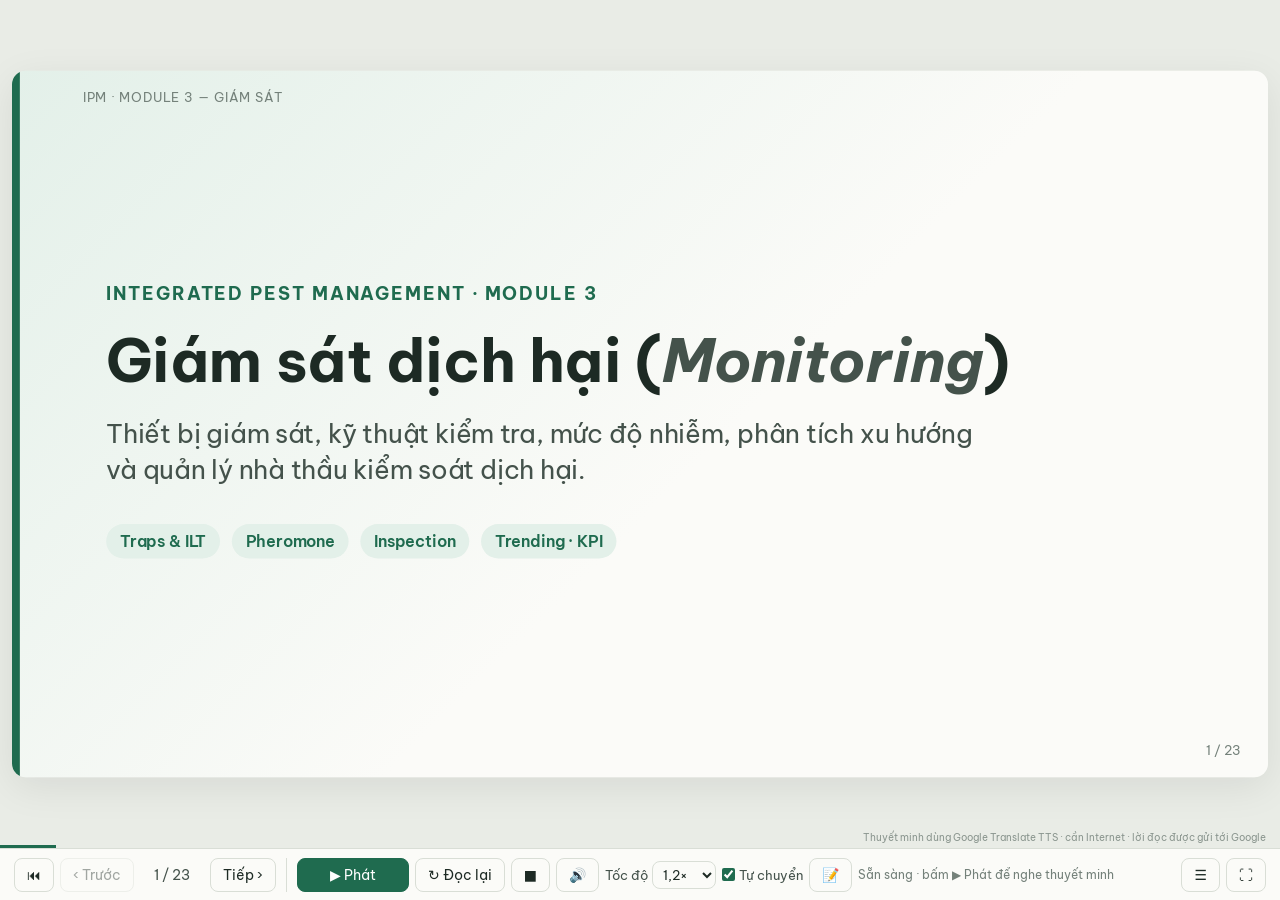
<file: slides/03-giam-sat.html>
<!doctype html>
<html lang="vi">
<head>
<meta charset="utf-8">
<meta name="viewport" content="width=device-width, initial-scale=1">
<meta name="referrer" content="no-referrer">
<link rel="icon" href="../icons/favicon.ico" sizes="48x48">
<link rel="icon" href="../icons/favicon-32.png" type="image/png" sizes="32x32">
<link rel="apple-touch-icon" href="../icons/apple-touch-icon.png">
<link rel="manifest" href="../manifest.webmanifest">
<meta name="theme-color" content="#1f6b4f">
<meta name="mobile-web-app-capable" content="yes">
<meta name="apple-mobile-web-app-capable" content="yes">
<meta name="apple-mobile-web-app-title" content="Pest IPM">
<title>IPM 3 · Giám sát dịch hại</title>
<link rel="preconnect" href="https://fonts.googleapis.com">
<link rel="preconnect" href="https://fonts.gstatic.com" crossorigin>
<link href="https://fonts.googleapis.com/css2?family=Be+Vietnam+Pro:ital,wght@0,400;0,600;0,700;0,800;1,400&display=swap" rel="stylesheet">
<link rel="stylesheet" href="deck.css">
</head>
<body data-module="IPM · Module 3 — Giám sát">
<div class="deck">

<section class="slide title">
  <div class="eyebrow">Integrated Pest Management · Module 3</div>
  <h1>Giám sát dịch hại (<span class="en">Monitoring</span>)</h1>
  <div class="sub">Thiết bị giám sát, kỹ thuật kiểm tra, mức độ nhiễm, phân tích xu hướng và quản lý nhà thầu kiểm soát dịch hại.</div>
  <div class="meta"><span class="chip">Traps &amp; ILT</span><span class="chip">Pheromone</span><span class="chip">Inspection</span><span class="chip">Trending · KPI</span></div>
</section>

<section class="slide">
  <h2>Mục đích của giám sát</h2>
  <div class="body">
    <div class="cards" style="--n:2">
      <div class="card"><h3>Kích hoạt hành động khắc phục</h3><p>Khi có dấu hiệu hoạt động dịch hại <b>tăng dần</b>.</p></div>
      <div class="card"><h3>Đo lường hiệu quả IPM</h3><p>So với <b>ngưỡng dịch hại / mức chấp nhận được</b> đã thiết lập.</p></div>
    </div>
    <div class="callout"><b>Ngưỡng dịch hại</b> (<i>Pest threshold / acceptable pest level</i>): mức định lượng mà vượt qua đó, sự hiện diện của dịch hại <b>không còn được chấp nhận</b>.</div>
    <ul>
      <li>Có nhiều loại thiết bị giám sát, nhưng giám sát còn bao gồm <b>kiểm tra định kỳ</b> và <b>báo cáo phát hiện dịch hại</b> (<i>sighting reports</i>).</li>
      <li>Giám sát <b>không</b> để “chữa cháy” (<i>fire fighting</i>), mà để phát hiện sớm và phòng ngừa.</li>
    </ul>
  </div>
</section>

<section class="slide">
  <h2>Giám sát ≠ Kiểm soát</h2>
  <div class="body">
    <div class="statement"><span class="no-say">Monitoring ≠ Control</span><small>Thiết bị giám sát có thể bắt được một số dịch hại, nhưng <b>không phải thiết bị kiểm soát hiệu quả</b>. VD: đèn bẫy côn trùng (ILT) thường được gọi là “thiết bị diệt ruồi”, nhưng không thể hút được mọi loài côn trùng bay, cũng như mọi cá thể của cùng một loài.</small></div>
  </div>
</section>

<section class="slide">
  <h2>Bẫy chuột (<span class="en">Rodent traps</span>)</h2>
  <div class="body">
    <div class="cols">
      <div>
        <p>Các loại: <b>bẫy kẹp</b> (<i>spring traps</i>), <b>bẫy sống</b> (<i>live traps</i>), <b>hộp bả</b> (<i>bait stations</i>) chứa bả hoá chất hoặc bả thức ăn.</p>
        <ul>
          <li><b>Không dùng</b> ở nơi khảo sát đã xác định có <b>loài không phải mục tiêu</b> có thể bị bẫy nhầm.</li>
          <li>Xác hoặc con bắt sống phải được <b>xử lý an toàn theo quy định địa phương</b>; ghi lại thời gian sử dụng bẫy và mọi phát hiện.</li>
        </ul>
      </div>
      <div class="callout warn">
        <b>Nếu bạn là con chuột, bạn có chui vào hộp bả không?</b>
        <p class="small" style="margin-top:8px">Đừng đánh giá thấp “trí thông minh” của chuột: chúng cảnh giác với vật lạ (<i>neophobia</i>). Hộp bả phải đặt đúng lối đi, ổn định vị trí và được bảo trì.</p>
      </div>
    </div>
  </div>
</section>

<section class="slide">
  <h2>Bẫy keo bắt chuột (<span class="en">Glue traps</span>)</h2>
  <div class="body">
    <ul>
      <li>Đặt <b>gần cửa ra vào</b>, nơi chuột có thể xâm nhập.</li>
      <li>Một số quốc gia <b>không cho phép</b> dùng bẫy keo; khi đó dùng bẫy kẹp.</li>
      <li>Kiểm tra định kỳ theo tần suất cơ sở quy định, nhưng phải kiểm tra <b>hằng ngày</b> khi đã biết có sự xâm nhiễm.</li>
    </ul>
  </div>
</section>

<section class="slide">
  <h2>Chiến lược bố trí bẫy chuột: 3 tuyến phòng thủ</h2>
  <div class="body">
    <div class="cols w6040">
      <div class="defence">
        <div class="d1">Tuyến 1 · Hàng rào / vành đai<small>Hộp bả có bả hoá chất</small></div>
        <div class="d2">Tuyến 2 · Tường ngoài toà nhà<small>Hộp bả có bả hoá chất</small></div>
        <div class="d3">Tuyến 3 · Bên trong toà nhà<small>Chỉ bẫy keo / bẫy kẹp. Không bả hoá chất, không bả thức ăn</small></div>
      </div>
      <ul class="small">
        <li>Hộp bả chứa bả hoá chất đặt ở <b>tuyến 1 và tuyến 2</b>.</li>
        <li><b>Không</b> đặt bả hoá chất hay bả thức ăn ở <b>tuyến 3</b> (bên trong nhà).</li>
        <li>Tuyến 3 có thể dùng bẫy keo; nơi luật không cho phép thì dùng <b>bẫy kẹp</b>.</li>
        <li>Khoảng cách giữa các bẫy tuỳ tình huống. Khi nghi có hoạt động mạnh hoặc xâm nhiễm, rút ngắn xuống <b>3–5 m</b>.</li>
      </ul>
    </div>
  </div>
</section>

<section class="slide">
  <h2>Bẫy côn trùng bò (<span class="en">Crawling insect traps</span>)</h2>
  <div class="body">
    <ul>
      <li><b>Miếng dính</b> (<i>adhesive pads</i>) dùng để giám sát gián, bọ cánh cứng, kiến…: xác định <b>sự hiện diện</b> và <b>hướng lây lan</b>.</li>
      <li>Có thể tẩm chất dẫn dụ chung (mồi thức ăn) hoặc <b>pheromone</b>.</li>
      <li>Khi phát hiện côn trùng mới trên bẫy dính, đặc biệt là <b>gián</b>: <b>đặt thêm nhiều bẫy</b> để xác định phạm vi và mức độ nhiễm. Biết rõ phạm vi giúp kiểm soát hiệu quả hơn.</li>
    </ul>
  </div>
</section>

<section class="slide">
  <h2>Đèn bẫy côn trùng (<span class="en">Insect Light Trap – ILT</span>)</h2>
  <div class="body">
    <div class="cols">
      <ul>
        <li>Còn gọi là <b>đèn UV giám sát</b>.</li>
        <li>Gồm <b>bóng UV + tấm keo</b>: ánh sáng dụ côn trùng bay đến và tấm keo giữ lại.</li>
        <li>Dùng chủ yếu để <b>giám sát</b>; cần thiết để <b>theo dõi xu hướng</b>.</li>
        <li>Bóng đèn phải <b>chống vỡ</b> (<i>shatterproof</i>).</li>
        <li>Bóng UV phải <b>thay định kỳ</b> để đảm bảo hiệu quả.</li>
      </ul>
      <div class="cards" style="--n:1">
        <div class="card"><h3>Vệ sinh hằng tuần</h3><p>Đổ khay, lau bề mặt, kiểm tra tấm keo.</p></div>
        <div class="card"><h3>Chiều cao lắp đặt</h3><p><b>1,5 m</b> cho SPI · <b>2 m</b> cho côn trùng bay khác.</p></div>
      </div>
    </div>
  </div>
</section>

<section class="slide">
  <h2>ILT: lắp đặt đúng vị trí</h2>
  <div class="body">
    <div class="cols">
      <div class="cards" style="--n:1">
        <div class="card bad"><h3>✗ Không đặt đối diện cửa ra vào</h3><p>Đèn sẽ hút côn trùng từ ngoài vào nhà xưởng.</p></div>
        <div class="card bad"><h3>✗ Không đặt gần line có sản phẩm hở</h3><p>Côn trùng bị hút đến có thể rơi vào sản phẩm.</p></div>
      </div>
      <div class="callout warn">
        <b>Tình huống: lắp như thế này sai ở đâu?</b>
        <p class="small" style="margin-top:8px">ILT lắp ngay cạnh lối vào, đồng thời lắp màn gió (<i>air curtain</i>) ở lối vào để ngăn côn trùng.</p>
        <p class="small"><b>Đáp án:</b> hai thiết bị “chống” nhau. Đèn kéo côn trùng về phía cửa, còn màn gió chỉ cản được một phần. Nên đặt ILT bên trong, khuất tầm nhìn từ cửa.</p>
      </div>
    </div>
  </div>
</section>

<section class="slide">
  <h2>Bẫy pheromone cho SPI</h2>
  <div class="body">
    <div class="cards" style="--n:3">
      <div class="card"><h3>Bẫy ngài (pheromone giới tính)</h3><p>Mồi pheromone đặc hiệu dụ <b>ngài đực</b>. Dùng cho ngài Ấn Độ (<i>Plodia interpunctella</i>), ngài thuốc lá (<i>Ephestia elutella</i>), ngài gạo (<i>Corcyra cephalonica</i>).</p></div>
      <div class="card"><h3>Bẫy mọt thuốc lá</h3><p>Kết hợp <b>pheromone giới tính + mồi thức ăn</b>; cảnh báo sớm và giám sát mọt thuốc lá (<i>Lasioderma serricorne</i>).</p></div>
      <div class="card"><h3>Bẫy đặt sàn</h3><p>Đặt trên sàn hoặc mặt phẳng; giám sát SPI bò như mọt bột đỏ (<i>Tribolium castaneum</i>), mọt đục hạt nhỏ (<i>Rhyzopertha dominica</i>).</p></div>
    </div>
    <div class="callout small">Pheromone <b>đặc hiệu theo loài</b>: chọn mồi theo loài SPI mục tiêu của cơ sở (theo kết quả SRA).</div>
  </div>
</section>

<section class="slide">
  <h2>Bẫy pheromone: lắp đặt và theo dõi</h2>
  <div class="body">
    <ul>
      <li>Lắp <b>gần sản phẩm cần quan tâm</b> trong kho hoặc tại “nút cổ chai” trên đường di chuyển của côn trùng.</li>
      <li>Cao <b>~1,5 m</b> so với sàn; cách line sản xuất <b>5–10 m</b>.</li>
      <li>Nhà cung cấp thường khuyến nghị <b>1 bẫy / 100 m²</b> trong kho.</li>
      <li>Giống ILT, kiểm tra <b>ít nhất 1 lần/tuần</b>; tăng tần suất khi có dấu hiệu quần thể tăng.</li>
      <li>Có thể phải <b>tăng số bẫy</b> khi nghi có xâm nhiễm.</li>
      <li>Cần thiết lập <b>mức nền</b> (<i>baseline</i>) hoặc mức chấp nhận được cho từng khu vực, và theo dõi xu hướng bằng <b>biểu đồ</b>.</li>
    </ul>
  </div>
</section>

<section class="slide">
  <h2>Kiểm tra dịch hại: “hãy suy nghĩ như chúng”</h2>
  <div class="body">
    <div class="cols w6040">
      <div class="callout" style="font-style:italic">
        <p>“Tôi thích ở yên một chỗ hầu hết thời gian.</p>
        <p>Khi ra ngoài, tôi không đi theo hướng định sẵn, nhưng tôi đã biết chỗ nào có thức ăn.</p>
        <p>Tôi không thích bị làm phiền.</p>
        <p>Tôi thích nơi ấm, tốt nhất là ẩm.</p>
        <p>Tôi ăn mọi thứ.</p>
        <p style="margin:0">Chỗ ở của tôi luôn gần nguồn nước.”</p>
      </div>
      <div>
        <p class="muted">Một con gián tự giới thiệu.</p>
        <p>Khi kiểm tra, hãy tìm đúng những nơi thoả mãn các “sở thích” này: <b>ấm, ẩm, tối, ít bị động chạm, gần thức ăn và nước</b>.</p>
      </div>
    </div>
  </div>
</section>

<section class="slide">
  <h2>Kiểm tra gián</h2>
  <div class="body">
    <div class="cols">
      <ul>
        <li>Chỗ khuất, ít được vệ sinh</li>
        <li>Gầm bệ, bàn, cân, thiết bị</li>
        <li>Khu chứa carton</li>
        <li>Tường, gạch ốp, lớp phủ, khe nứt, kẽ hở</li>
        <li>Chỗ ấm: lò, động cơ</li>
      </ul>
      <ul>
        <li>Chỗ ẩm: cống, đường ống</li>
        <li>Khu chứa thùng/khay tái sử dụng</li>
        <li>Pallet</li>
        <li>Trần nhà</li>
      </ul>
    </div>
    <div class="callout">Thời điểm tốt nhất: <b>sáng sớm hoặc ban đêm</b>.</div>
  </div>
</section>

<section class="slide">
  <h2>Kiểm tra chuột: cần tìm gì?</h2>
  <div class="body">
    <div class="cards" style="--n:4">
      <div class="card plain"><h3>Dấu chân, vệt đuôi</h3><p>Rõ trên lớp bụi</p></div>
      <div class="card plain"><h3>Vết gặm</h3><p>Bao bì, cửa, dây điện</p></div>
      <div class="card plain"><h3>Vệt mỡ</h3><p>Dọc chân tường, lối đi</p></div>
      <div class="card plain"><h3>Hang chuột</h3><p>Quanh móng, nền đất</p></div>
      <div class="card plain"><h3>Phân chuột</h3><p>Mới (bóng, mềm) / cũ (khô, xám)</p></div>
      <div class="card plain"><h3>Nước tiểu</h3><p>Phát quang dưới đèn UV</p></div>
      <div class="card plain"><h3>Lỗ trên mái/trần</h3><p>Lối vào từ trên cao</p></div>
      <div class="card plain"><h3>Rắn, cú</h3><p>Thiên địch = có con mồi</p></div>
    </div>
    <div class="callout warn small">Kiểm tra vào <b>chiều muộn hoặc ban đêm</b>. Thấy chuột vào <b>ban ngày</b> là dấu hiệu <b>quá đông</b> (<i>overpopulation</i>).</div>
  </div>
</section>

<section class="slide">
  <h2>Mức độ nhiễm chuột</h2>
  <div class="say">Mức độ nhiễm chuột. Mức thấp: không có dấu chân, chỉ một ít phân và vết gặm, không nhìn thấy chuột, dưới 4 hang trên 300 mét vuông. Mức trung bình: có một ít dấu chân, nhiều phân cũ và một ít phân mới, thấy vài con vào ban đêm, nhiều vết gặm, từ 4 đến 10 hang trên 300 mét vuông. Mức cao: rất nhiều dấu chân, vệt mỡ ở nhiều chỗ, thấy nhiều con ban đêm và cả ban ngày, vết gặm ở nhiều điểm, trên 10 hang trên 300 mét vuông.</div>
  <div class="body">
    <table class="tbl">
      <tr><th>Dấu hiệu</th><th class="c">Thấp</th><th class="c">Trung bình</th><th class="c">Cao</th></tr>
      <tr><td>Dấu chân, vệt đuôi</td><td class="c">Không có</td><td class="c">Một ít</td><td class="c">Nhiều</td></tr>
      <tr><td>Vệt mỡ</td><td class="c">—</td><td class="c">—</td><td class="c">Nhiều chỗ</td></tr>
      <tr><td>Phân chuột</td><td class="c">Một ít</td><td class="c">Nhiều phân cũ, một ít phân mới</td><td class="c">Nhiều phân cũ, một ít phân mới</td></tr>
      <tr><td>Nhìn thấy chuột</td><td class="c">Không</td><td class="c">Một vài con vào ban đêm</td><td class="c">Nhiều con ban đêm, một số ban ngày</td></tr>
      <tr><td>Vết gặm</td><td class="c">Một ít</td><td class="c">Nhiều</td><td class="c">Nhiều, ở nhiều điểm</td></tr>
      <tr><td>Hang</td><td class="c">&lt; 4 / 300 m²</td><td class="c">4–10 / 300 m²</td><td class="c">&gt; 10 / 300 m²</td></tr>
    </table>
  </div>
</section>

<section class="slide">
  <h2>Kiểm tra mọt và ngài</h2>
  <div class="body">
    <div class="cols">
      <ul>
        <li>Thời điểm tốt nhất: <b>sáng sớm hoặc chiều muộn</b>.</li>
        <li>Bọ cánh cứng bay bị <b>hút bởi ánh sáng</b>: kiểm tra đèn UV, màn hình máy tính, đèn nhà xưởng.</li>
        <li>Tìm <b>ấu trùng</b>: gầm và sau thiết bị, góc, chân thang máy (gầu tải), bộ lọc, hệ thống hút, máng cáp, hộp và tủ điện.</li>
        <li>Tìm <b>vệt đi</b> trên khu vực có bụi.</li>
        <li>Kiểm tra <b>hộp điện ở khu khô</b>; <b>bộ lọc bị hỏng</b>.</li>
      </ul>
      <ul>
        <li>Nhà máy sô-cô-la: tìm nhộng ngài ở <b>gioăng cửa hầm làm nguội</b>.</li>
        <li>Kiểm tra <b>bao gói đang lưu kho</b>, nhất là sản phẩm có rủi ro.</li>
        <li>Kiểm tra <b>chân giá kệ</b>.</li>
        <li>Kiểm tra <b>thiết bị cũ không dùng</b>, nhất là thiết bị còn để trong xưởng.</li>
        <li>Thấy <b>nhện, mạng nhện, thạch sùng</b> nghĩa là có côn trùng làm mồi.</li>
      </ul>
    </div>
  </div>
</section>

<section class="slide">
  <h2>Báo cáo phát hiện dịch hại (<span class="en">Pest sightings</span>)</h2>
  <div class="body">
    <ul>
      <li>Nhân viên làm việc tại xưởng và kho phải được <b>đào tạo để để ý</b> sự xuất hiện của dịch hại tại vị trí làm việc.</li>
      <li>Mọi phát hiện phải được <b>ghi lại và báo</b> cho người phụ trách.</li>
      <li><b>Tuyệt đối không</b> để người chưa được đào tạo tiếp cận hay xử lý dịch hại.</li>
      <li>Người đã được đào tạo chỉ xử lý dịch hại một cách thận trọng, với <b>PPE phù hợp</b>.</li>
    </ul>
    <div class="callout bad small">Đặc biệt cẩn trọng khi kiểm tra và xử lý xác dịch hại vì các mối nguy đi kèm, ví dụ bệnh <b>Leptospirosis</b> do chuột.</div>
  </div>
</section>

<section class="slide">
  <h2>Phân tích xu hướng (<span class="en">Trending</span>)</h2>
  <div class="body">
    <ul>
      <li>Dựa trên kết quả SRA, nên <b>tập trung giám sát vào các loài dịch hại chính</b> của đơn vị.</li>
      <li>Luôn <b>so sánh xu hướng 12 tháng gần nhất</b>.</li>
      <li>Phân tích xu hướng giúp <b>xem xét lại chương trình IPM</b>. Việc xem xét phải làm <b>ít nhất 2 lần/năm</b> và điều chỉnh khi cần; đây phải là một phần dịch vụ IPM nếu thuê nhà thầu.</li>
    </ul>
    <div class="callout">Trong ứng dụng này: dùng tab <b>Trend Analysis</b> để xem xu hướng 12/24 tháng, trung bình 3 tháng và dự báo; dùng tab <b>Flying / Rodent / Crawling / SPI</b> để so với Target, Alert, Action.</div>
  </div>
</section>

<section class="slide">
  <h2>Nhà thầu kiểm soát dịch hại (<span class="en">Pest Control Contractor</span>)</h2>
  <div class="body">
    <ul>
      <li>Quan hệ với nhà thầu phải là <b>quan hệ đối tác chủ động</b>: nhà thầu đóng góp chuyên môn về phòng ngừa, quản lý và kiểm soát dịch hại.</li>
      <li><b>NHƯNG</b> trách nhiệm quản lý nhà thầu vẫn thuộc về <b>IPM Champion của cơ sở</b>.</li>
      <li>Cơ sở phải tự làm phần việc của mình: tạo điều kiện cho các yếu tố IPM và <b>theo dõi, thực hiện các khuyến nghị</b> của nhà thầu.</li>
    </ul>
  </div>
</section>

<section class="slide">
  <h2>Vai trò và trách nhiệm</h2>
  <div class="say">Vai trò và trách nhiệm giữa nhà thầu và cơ sở. Nhà thầu chịu trách nhiệm chính về đánh giá áp lực dịch hại, hiểu biết về loài, tập tính, vòng đời, và áp dụng biện pháp vật lý hoặc hoá chất khi cần. Cơ sở chịu trách nhiệm chính về xây dựng chương trình IPM, vệ sinh và housekeeping, proofing công trình, thiết kế thiết bị, tiêu chuẩn tại nhà cung cấp và khâu phân phối, cùng việc thiết lập KPI và cải tiến liên tục. Cơ sở cũng tự cung cấp hoặc tổ chức đào tạo. Cả hai cùng chịu trách nhiệm chính về giám sát, phân tích xu hướng và lưu hồ sơ.</div>
  <div class="body">
    <table class="tbl">
      <tr><th>Nội dung</th><th class="c">Nhà thầu</th><th class="c">Cơ sở</th></tr>
      <tr><td>Đánh giá rủi ro áp lực dịch hại, tình trạng loại trừ / hạn chế / kiểm soát</td><td class="c">XX</td><td class="c">X</td></tr>
      <tr><td>Xây dựng chương trình IPM dựa trên SRA hoặc khảo sát</td><td class="c">X</td><td class="c">XX</td></tr>
      <tr><td>Hiểu các loài dịch hại, tập tính, vòng đời</td><td class="c">XX</td><td class="c">X</td></tr>
      <tr><td>Áp dụng biện pháp vật lý; hoá chất khi cần</td><td class="c">XX</td><td class="c">Nắm thông tin</td></tr>
      <tr><td>Đào tạo phòng ngừa dịch hại cho nhân viên</td><td class="c">Nên có</td><td class="c">Cung cấp / tổ chức</td></tr>
      <tr><td>Đảm bảo vệ sinh, housekeeping đủ để phòng ngừa</td><td class="c">Hướng dẫn</td><td class="c">XX</td></tr>
      <tr><td>Proofing công trình, thiết kế thiết bị đạt yêu cầu</td><td class="c">Hướng dẫn</td><td class="c">XX</td></tr>
      <tr><td>Đảm bảo tiêu chuẩn tại nhà cung cấp và khâu phân phối</td><td class="c">O</td><td class="c">XX</td></tr>
      <tr><td>Giám sát, phân tích và diễn giải xu hướng</td><td class="c">XX</td><td class="c">XX</td></tr>
      <tr><td>Lưu hồ sơ dịch hại, hoá chất, hoạt động IPM</td><td class="c">XX</td><td class="c">XX</td></tr>
      <tr><td>Thiết lập KPI, thúc đẩy cải tiến liên tục</td><td class="c">X</td><td class="c">XX</td></tr>
    </table>
    <p class="small muted">XX = Trách nhiệm chính · X = Có trách nhiệm · O = Không chịu trách nhiệm</p>
  </div>
</section>

<section class="slide">
  <h2>Tiêu chí lựa chọn nhà thầu</h2>
  <div class="body">
    <ul>
      <li>Có <b>lịch sử tốt</b> trong ngành thực phẩm.</li>
      <li>Cung cấp dịch vụ đáp ứng <b>yêu cầu kỹ thuật</b> và bản <i>site service specification</i>; đội ngũ kỹ thuật <b>đủ năng lực, kinh nghiệm và ổn định</b>.</li>
      <li>Tuân thủ đầy đủ <b>Bộ quy tắc nhà cung cấp</b> (<i>Supplier Code</i>) của công ty.</li>
      <li>Là thành viên của <b>hiệp hội ngành nghề</b> hoặc tổ chức chuyên môn được công nhận (nếu có).</li>
      <li>Có chương trình <b>phát triển chuyên môn liên tục</b> cho kỹ thuật viên và Field Biologist.</li>
      <li>Chấp nhận các đợt <b>đánh giá (audit)</b> dịch vụ do công ty hoặc bên thứ ba do công ty chỉ định thực hiện.</li>
      <li>Nếu cơ sở do bên thứ ba vận hành, việc chỉ định nhà thầu phải được <b>công ty phê duyệt</b>.</li>
    </ul>
  </div>
</section>

<section class="slide">
  <h2>Quản lý nhà thầu: thế nào là dịch vụ tốt?</h2>
  <div class="body">
    <div class="flow" style="--n:3">
      <div><b>Lịch thăm</b>Field Biologist &amp; kỹ thuật viên đến <b>đúng tần suất</b>, gửi báo cáo cho IPM Champion sau mỗi lần.</div>
      <div><b>KPI giảm dịch hại</b>Chọn <b>tối đa 3 loài</b> đáng lo ngại nhất; trình bày trong báo cáo xu hướng hằng tháng.</div>
      <div><b>Mục tiêu riêng</b>VD: giảm xử lý hoá chất, giảm khiếu nại khách hàng liên quan côn trùng.</div>
      <div><b>Xem xét hằng quý</b>Để điều chỉnh, thống nhất thay đổi.</div>
      <div><b>Đào tạo cấp A</b>Nhà thầu đào tạo cơ bản cho IPM Champion và giảng viên nội bộ bằng tài liệu đã được phê duyệt.</div>
      <div><b>Đánh giá khoảng cách hằng năm</b>IPM audit theo <b>checklist thẩm tra IPM</b>, cùng nhà thầu và IPM Champion.</div>
    </div>
  </div>
</section>

<section class="slide">
  <h2>Tóm tắt Module 3</h2>
  <div class="body">
    <div class="cards" style="--n:2">
      <div class="card"><h3>Giám sát để phát hiện sớm</h3><p>So với ngưỡng chấp nhận; không phải “chữa cháy”. Giám sát ≠ kiểm soát.</p></div>
      <div class="card"><h3>3 tuyến phòng thủ chuột</h3><p>Bả hoá chất chỉ ở tuyến 1–2; bên trong chỉ bẫy keo / kẹp; dày lên 3–5 m khi nhiễm.</p></div>
      <div class="card"><h3>ILT &amp; pheromone</h3><p>ILT không đối diện cửa, không gần sản phẩm hở; 1,5 m SPI / 2 m khác. Pheromone ~1 bẫy/100 m², kiểm tra hằng tuần.</p></div>
      <div class="card"><h3>Kiểm tra đúng nơi, đúng giờ</h3><p>Gián: sáng sớm / đêm. Chuột: chiều muộn / đêm. Mọt, ngài: sáng sớm / chiều muộn.</p></div>
      <div class="card warn"><h3>Xu hướng 12 tháng</h3><p>Xem xét chương trình IPM ít nhất 2 lần/năm.</p></div>
      <div class="card warn"><h3>Nhà thầu là đối tác</h3><p>Trách nhiệm cuối cùng vẫn là của cơ sở; quản lý bằng KPI, báo cáo, review, audit.</p></div>
    </div>
  </div>
</section>

</div>
<script src="deck.js"></script>
</body>
</html>
</file>
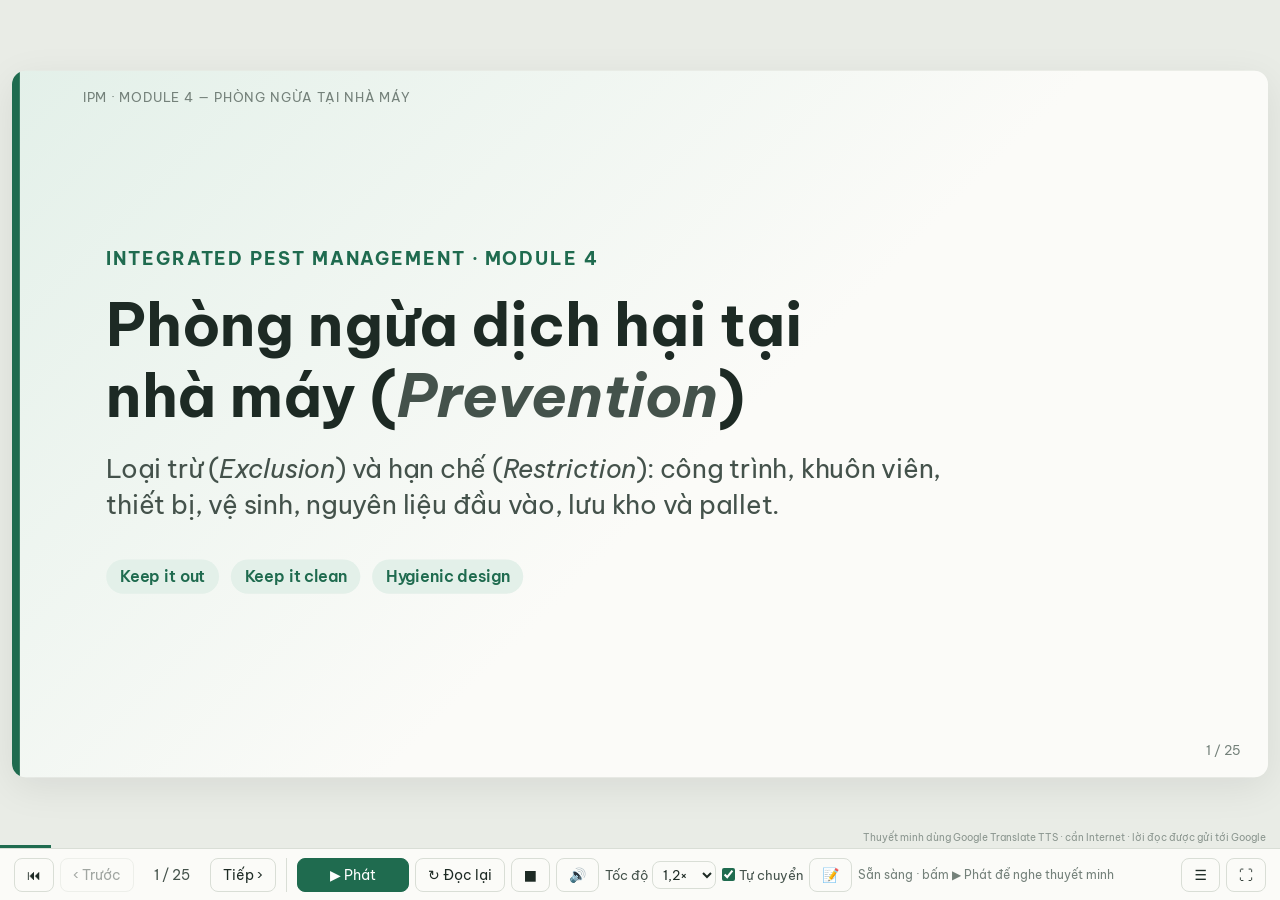
<file: slides/04-phong-ngua-nha-may.html>
<!doctype html>
<html lang="vi">
<head>
<meta charset="utf-8">
<meta name="viewport" content="width=device-width, initial-scale=1">
<meta name="referrer" content="no-referrer">
<link rel="icon" href="../icons/favicon.ico" sizes="48x48">
<link rel="icon" href="../icons/favicon-32.png" type="image/png" sizes="32x32">
<link rel="apple-touch-icon" href="../icons/apple-touch-icon.png">
<link rel="manifest" href="../manifest.webmanifest">
<meta name="theme-color" content="#1f6b4f">
<meta name="mobile-web-app-capable" content="yes">
<meta name="apple-mobile-web-app-capable" content="yes">
<meta name="apple-mobile-web-app-title" content="Pest IPM">
<title>IPM 4 · Phòng ngừa tại nhà máy</title>
<link rel="preconnect" href="https://fonts.googleapis.com">
<link rel="preconnect" href="https://fonts.gstatic.com" crossorigin>
<link href="https://fonts.googleapis.com/css2?family=Be+Vietnam+Pro:ital,wght@0,400;0,600;0,700;0,800;1,400&display=swap" rel="stylesheet">
<link rel="stylesheet" href="deck.css">
</head>
<body data-module="IPM · Module 4 — Phòng ngừa tại nhà máy">
<div class="deck">

<section class="slide title">
  <div class="eyebrow">Integrated Pest Management · Module 4</div>
  <h1>Phòng ngừa dịch hại tại nhà máy (<span class="en">Prevention</span>)</h1>
  <div class="sub">Loại trừ (<i>Exclusion</i>) và hạn chế (<i>Restriction</i>): công trình, khuôn viên, thiết bị, vệ sinh, nguyên liệu đầu vào, lưu kho và pallet.</div>
  <div class="meta"><span class="chip">Keep it out</span><span class="chip">Keep it clean</span><span class="chip">Hygienic design</span></div>
</section>

<section class="slide">
  <h2>Loại trừ và hạn chế: lựa chọn phòng thủ đầu tiên</h2>
  <div class="body">
    <div class="cards" style="--n:3">
      <div class="card"><h3>Loại trừ (<i>Exclusion</i>)</h3><p>Rào cản <b>vật lý, ảo hoặc quy trình</b> ngăn dịch hại xâm nhập.<br>VD: công trình và khuôn viên.</p></div>
      <div class="card"><h3>Hạn chế (<i>Restriction</i>)</h3><p>Hoạt động / thực hành <b>tước đi thứ dịch hại tìm kiếm</b>.<br>VD: vệ sinh, được hỗ trợ bởi thiết kế hợp vệ sinh.</p></div>
      <div class="card warn"><h3>Cả hai</h3><p>Có những rào cản hoặc thực hành vừa loại trừ vừa hạn chế.<br>VD: thực hành lưu kho.</p></div>
    </div>
    <div class="callout">Phòng ngừa = <b>ngăn đường vào</b> + <b>không để lại gì hấp dẫn</b> bên trong.</div>
  </div>
</section>

<section class="slide">
  <h2>Vì sao dịch hại xâm nhập nhà máy?</h2>
  <div class="body">
    <p>Nhiều vấn đề do dịch hại xâm nhập có thể <b>tránh được phần lớn</b> nếu yêu cầu phòng ngừa được tính đến ngay từ <b>giai đoạn thiết kế</b> công trình mới.</p>
    <div class="cards" style="--n:4">
      <div class="card"><h3>Thức ăn &amp; nước</h3><p>Nguyên liệu, rơi vãi, rác, nước đọng</p></div>
      <div class="card"><h3>Nơi trú ẩn</h3><p>Chỗ nghỉ, khe hở, góc khuất</p></div>
      <div class="card"><h3>Bạn tình</h3><p>Điều kiện để sinh sản</p></div>
      <div class="card"><h3>Ấm áp, ánh sáng…</h3><p>Vi khí hậu thuận lợi</p></div>
    </div>
    <div class="statement" style="font-size:1.6em">→ CHẶN ĐƯỜNG VÀO (<span class="en">Stop entry</span>)</div>
  </div>
</section>

<section class="slide">
  <h2>Hàng rào và vành đai nhà máy</h2>
  <div class="body">
    <ul>
      <li>Vành đai nhà máy thường được bao quanh bằng <b>tường, lưới thép hoặc lưới hàn</b>.</li>
      <li>Hàng rào là <b>rào cản quan trọng</b>, đặc biệt với động vật có vú nhỏ.</li>
      <li>Hàng rào nên được <b>chôn vào móng bê tông</b>, có <b>chân tường đặc</b> để dịch hại không chui qua bên dưới.</li>
      <li>Nên có <b>dải trống rộng tối thiểu 50 cm</b> quanh toàn bộ chu vi nhà xưởng để dễ kiểm tra; tốt nhất là bề mặt <b>cứng, khó đào xuyên</b> (bê tông, sỏi đầm).</li>
    </ul>
  </div>
</section>

<section class="slide">
  <h2>Cây xanh trong khuôn viên</h2>
  <div class="body">
    <div class="cols">
      <ul>
        <li><b>Hạn chế tối đa</b> cây xanh trong khuôn viên nhà máy.</li>
        <li>Nếu không thể bỏ:
          <ul>
            <li>trồng <b>xa toà nhà</b></li>
            <li>chọn loại <b>không ra hoa, không đậu quả</b></li>
          </ul>
        </li>
        <li><b>KHÔNG</b> trồng cây leo tường.</li>
        <li>Cắt cỏ <b>thường xuyên</b>, giữ thảm cỏ càng thấp càng tốt.</li>
      </ul>
      <div class="callout warn small">Hoa và quả mọng cung cấp nước, mật cho chim và côn trùng. Cây sát tường là “cầu” để chuột, thằn lằn, côn trùng lên mái và vào nhà.</div>
    </div>
  </div>
</section>

<section class="slide">
  <h2>Nước đọng và thoát nước</h2>
  <div class="body">
    <ul>
      <li>Kiểm tra toàn bộ nhà máy tìm <b>nước đọng</b>, kể cả bể lắng hở, ao hồ…; <b>loại bỏ hoặc giảm thiểu</b> tối đa.</li>
      <li>Bố trí <b>thoát nước hiệu quả</b> ở khu xả hơi nước, hoặc nơi ống thoát mái gây đọng nước trong và sau mưa.</li>
      <li><b>Cống phải được bảo vệ</b> chống chuột xâm nhập: lưới chắn, nắp đậy.</li>
    </ul>
    <div class="callout">Nước là nhu cầu sống còn của chuột, gián, ruồi: <b>hết nước đọng = mất một lý do để ở lại</b>.</div>
  </div>
</section>

<section class="slide">
  <h2>Gờ tường và bậu cửa sổ: chống chim đậu</h2>
  <div class="body">
    <div class="cols">
      <ul>
        <li>Gờ công trình như <b>bậu cửa sổ</b> nên được thiết kế để chim <b>không đậu được</b>.</li>
        <li>Bậu cửa <b>nghiêng &gt; 30°</b> bằng nhựa trơn sẽ rất khó đậu, nhất là khi ướt.</li>
        <li>Bồ câu đậu thoải mái trên gờ rộng <b>50 mm</b>, nhưng <b>không đậu được trên gờ 40 mm</b>.</li>
      </ul>
      <div class="cards" style="--n:1">
        <div class="card"><div class="big">&gt; 30°</div><p>Độ nghiêng bậu cửa bằng vật liệu trơn</p></div>
        <div class="card bad"><div class="big">≤ 40 mm</div><p>Bề rộng gờ để bồ câu không đậu được</p></div>
      </div>
    </div>
  </div>
</section>

<section class="slide">
  <h2>Mái nhà</h2>
  <div class="body">
    <ul>
      <li>Kết cấu mái phải nằm trong lịch <b>kiểm tra GMP và bảo trì định kỳ</b>, tránh thành khu bị bỏ quên.</li>
      <li><b>Phân, cành cây, rơm rác</b> ở góc khuất trên mái là dấu hiệu dịch hại, cần proofing và kiểm soát (thậm chí có thể thấy <b>xác chuột trên mái</b>).</li>
      <li>Mái là nơi làm tổ rất hấp dẫn cho <b>dơi và chim</b>: bịt kín các khu vực này, dùng <b>lưới chắn chim</b>.</li>
      <li>Miệng vào và miệng ra của <b>ống thoát nước mưa</b> phải có lưới để ngăn dịch hại.</li>
      <li>Chống chuột leo: lắp <b>tấm chắn</b> trên đường ống, dây cáp dọc tường.</li>
    </ul>
  </div>
</section>

<section class="slide">
  <h2>Cửa ngoài (<span class="en">External doors</span>)</h2>
  <div class="body">
    <div class="cols">
      <ul>
        <li><b>Rèm nhựa dạng dải</b> và <b>cửa lật cao su</b> <b>không hiệu quả</b> để ngăn dịch hại.</li>
        <li><b>Luôn đóng cửa</b> khi không sử dụng.</li>
        <li>Khi lưu lượng ra vào lớn: nên có <b>bộ tự đóng cửa</b>, hoặc cảm biến phát hiện cửa bị chèn mở.</li>
        <li><b>Hệ cửa đôi</b> (<i>double door</i>) là lựa chọn tốt nhất cho <b>kho nguyên liệu</b>.</li>
      </ul>
      <ul>
        <li>Cửa phải mở lâu: dùng <b>màn gió</b> (<i>air curtain</i>) với <b>vận tốc và góc thổi đúng</b> để cản côn trùng bay. Màn gió <b>không có tác dụng</b> với chuột và côn trùng bò.</li>
        <li>Màn gió nên đạt chuẩn <b>NSF</b> hoặc tương đương.</li>
        <li>Cửa phải <b>khít với khung</b> nhất có thể và được proofing (gioăng, chổi chắn chân cửa).</li>
      </ul>
    </div>
  </div>
</section>

<section class="slide">
  <h2>Khi cửa cuốn nhanh không còn là rào cản</h2>
  <div class="body">
    <div class="cards" style="--n:2">
      <div class="card bad"><h3>Cửa tự động có cảm biến hiện diện</h3><p>Mở <b>mỗi lần xe nâng di chuyển</b> gần đó. Tốt nhất là dùng <b>điều khiển từ xa</b>.</p></div>
      <div class="card bad"><h3>Cửa cuốn nhanh đặt sai vị trí</h3><p>Lắp ngay trước lối đi chính trong khu sản xuất nên <b>luôn mở</b>. Có thể thay bằng <b>cửa lật công nghiệp</b> (<i>swinging doors</i>).</p></div>
    </div>
    <div class="callout">Hiệu quả của cửa phụ thuộc vào <b>thời gian cửa đóng</b>, không chỉ loại cửa.</div>
  </div>
</section>

<section class="slide">
  <h2>Cửa sổ và các lỗ mở</h2>
  <div class="body">
    <ul>
      <li>Khu <b>vệ sinh cao</b> (<i>high hygiene</i>): <b>không có cửa sổ</b>.</li>
      <li>Lắp <b>lưới bảo vệ tháo rời được</b> cho cửa sổ, lỗ thông gió… để chặn chim và dịch hại, đồng thời dễ vệ sinh. Lưới phải <b>chống chuột gặm</b> và được bảo trì để không thành nguồn nhiễm chéo.</li>
      <li>Khu <b>vệ sinh trung bình</b>: nên thông gió bằng <b>điều hoà</b> thay vì cửa sổ có lưới, vì lưới không phải lúc nào cũng đáng tin.</li>
      <li>Hệ thống hút khí khu vệ sinh cao: có lưới và <b>tự động đóng kín</b>.</li>
      <li>Cẩn thận với <b>quạt hút / lỗ thông gió</b>: phải proofing, nhất là khi dừng máy. Cửa chớp tạo <b>cảm giác an toàn giả</b> vì thường vẫn mở khi quạt đã tắt.</li>
      <li>Các thiết bị thông gió phải nằm trong chương trình <b>vệ sinh và bảo trì</b>.</li>
    </ul>
  </div>
</section>

<section class="slide">
  <h2>Chiếu sáng (<span class="en">Lighting</span>)</h2>
  <div class="body">
    <div class="spectrum"><div class="zone"><span>Vùng “côn trùng”: 350–500 nm (UV → xanh lam)</span></div></div>
    <div class="scale-labels"><span>UV ~350 nm</span><span>Ánh sáng khả kiến</span><span>Đỏ ~700 nm</span></div>
    <ul class="small">
      <li>Côn trùng hoạt động đêm bị hút bởi <b>tia UV</b> và ánh sáng cường độ cao.</li>
      <li><b>Đèn hơi thuỷ ngân</b> và <b>huỳnh quang hoàn màu</b> phát nhiều UV: tránh dùng ngoài trời, trừ khi dùng làm <b>đèn mồi</b> trên hàng rào để hút côn trùng ra xa.</li>
      <li>Đèn gần lối mở nên đặt <b>xa toà nhà</b> (trên cột) và <b>chiếu về phía cửa</b>.</li>
      <li>Lối đi có mái, bãi đỗ xe, khu bốc xếp: dùng đèn <b>ít UV/IR</b>: <b>sodium cao áp</b> (vàng, cam), <b>LED trắng ấm / vàng</b>, bóng sợi đốt công suất thấp.</li>
    </ul>
  </div>
</section>

<section class="slide">
  <h2>Lắp đặt tiện ích và phụ kiện</h2>
  <div class="body">
    <div class="cols">
      <div>
        <h3>Đường ống, cáp, ống gió</h3>
        <ul>
          <li>Côn trùng và chuột dễ dàng vào qua <b>lỗ xuyên tường</b> của ống cấp, cáp, ống gió.</li>
          <li>Các lỗ này phải được <b>bịt kín</b> đúng cách.</li>
        </ul>
      </div>
      <div>
        <h3>Phụ kiện gắn tường</h3>
        <ul>
          <li>Có thể tạo <b>khoang rỗng</b>, thành nơi trú ẩn của dịch hại.</li>
          <li>Ở khu phát sinh <b>bụi bột mịn</b>, khoang rỗng tích tụ bột thực phẩm.</li>
          <li>Kiểm tra và <b>bịt kín hoàn toàn</b> nếu có thể, luôn đóng chặt.</li>
          <li><b>Máng cáp, hộp nối điện</b>: tối, ấm, ít động chạm, là chỗ ở lý tưởng của côn trùng.</li>
        </ul>
      </div>
    </div>
  </div>
</section>

<section class="slide">
  <h2>Thiết kế và lắp đặt thiết bị</h2>
  <div class="body">
    <p>Dịch hại có thể ẩn trong thiết bị hoặc dụng cụ <b>không kiểm tra, vệ sinh được</b>. Các yếu tố cần xem xét (cũng phải đưa vào SRA):</p>
    <div class="cards" style="--n:3">
      <div class="card plain"><h3>Không có thân rỗng</h3><p><i>Absence of hollow bodies</i></p></div>
      <div class="card plain"><h3>Tránh khoảng chết, ngõ cụt</h3><p><i>Voids and dead ends</i></p></div>
      <div class="card plain"><h3>Dễ mở, dễ tháo</h3><p><i>Ease of opening / dismantling</i></p></div>
      <div class="card plain"><h3>Tiếp cận được</h3><p>Để vệ sinh và kiểm tra</p></div>
      <div class="card plain"><h3>Vệ sinh được</h3><p><i>Cleanable</i></p></div>
      <div class="card plain"><h3>Không rò rỉ</h3><p><i>Possibility for leakage</i></p></div>
    </div>
    <div class="callout warn small">VD thực tế: sàng bị rò làm sản phẩm rơi vãi, thu hút mọt và ngài; ấu trùng mọt nằm trong bộ cấp hạt khó mở.</div>
  </div>
</section>

<section class="slide">
  <h2>Khoảng hở lắp đặt, khe nứt và kẽ hở</h2>
  <div class="body">
    <div class="cols">
      <ul>
        <li>Thiết bị phải lắp <b>cách tường và cách sàn</b> để có lối kiểm tra và vệ sinh.</li>
        <li>Khoảng hở tham khảo: <b>≥ 700 mm</b> tới tường (đủ cho người đi kiểm tra) và <b>≥ 250 mm</b> dưới gầm.</li>
        <li>Kết cấu có <b>khe nứt, kẽ hở</b> khó vệ sinh và dễ thành chỗ trú ẩn của dịch hại.</li>
        <li>Áp dụng các nguyên tắc <b>thiết kế hợp vệ sinh</b> (<i>Hygienic design / Hygienic engineering</i>).</li>
      </ul>
      <div class="cards" style="--n:1">
        <div class="card"><div class="big">≥ 700 mm</div><p>Lối kiểm tra giữa thiết bị và tường</p></div>
        <div class="card"><div class="big">≥ 250 mm</div><p>Khoảng hở dưới gầm thiết bị</p></div>
      </div>
    </div>
  </div>
</section>

<section class="slide">
  <h2>Housekeeping và vệ sinh chính là IPM</h2>
  <div class="body">
    <div class="statement">Housekeeping &amp; Sanitation<br>là Integrated Pest Management!<small>Housekeeping và chương trình vệ sinh tốt <b>tước đi nơi trú ẩn, thức ăn và nước</b> của dịch hại.</small></div>
  </div>
</section>

<section class="slide">
  <h2>Khuôn viên, khu huỷ hàng và khu rác</h2>
  <div class="body">
    <ul>
      <li><b>Tránh / giảm thiểu</b> lưu trữ thiết bị, máy móc cũ trong khuôn viên. Nếu buộc phải để, sắp xếp sao cho được <b>che mưa nắng</b> và <b>dễ kiểm tra</b>.</li>
      <li>Giữ cây cối và khu vực <b>sạch rác vụn</b>.</li>
      <li>Chú ý khu <b>nạp liệu</b> như silo ngũ cốc.</li>
      <li><b>Khu huỷ sản phẩm</b> rất hấp dẫn với chuột và côn trùng: giữ <b>sạch, khô</b> nhất có thể sau mỗi lần vận hành.</li>
      <li><b>Khu rác thải</b> xây theo nguyên tắc thiết kế hợp vệ sinh: dễ vệ sinh, không đọng nước. <b>Thu gom rác hằng ngày</b>; nếu không được, chứa trong <b>thùng có nắp</b>.</li>
    </ul>
  </div>
</section>

<section class="slide">
  <h2>Sản phẩm rơi vãi</h2>
  <div class="body">
    <ul>
      <li>Sản phẩm rơi vãi trong khu sản xuất, kho phải được <b>vệ sinh càng sớm càng tốt</b> để không thành mồi nhử dịch hại.</li>
      <li>Dùng <b>máy hút bụi</b> nếu là <b>nguyên liệu gây dị ứng</b> (<i>allergen</i>), tránh phát tán gây nhiễm chéo.</li>
    </ul>
    <div class="callout warn"><b>Câu hỏi thực hành:</b> Với vết rơi vãi trước mặt, đây có phải <b>nguyên liệu gây dị ứng</b> không? Cách làm sạch của bạn có làm bụi bay sang khu khác không?</div>
  </div>
</section>

<section class="slide">
  <h2>Bố trí mặt bằng, sàn và cống</h2>
  <div class="body">
    <div class="cols">
      <ul>
        <li>Mọi máy móc, thiết bị, dụng cụ phải có <b>vị trí lưu trữ quy định</b>, đủ khoảng trống để dễ kiểm tra và vệ sinh.</li>
        <li>Thiết kế mặt bằng <b>luôn phải</b> có đủ không gian cho kiểm tra và vệ sinh.</li>
      </ul>
      <ul>
        <li>Cống <b>không được che kín vĩnh viễn</b>, để còn bảo trì, vệ sinh.</li>
        <li>Sàn bên trong <b>nhẵn, không thấm</b>; nếu vệ sinh ướt thì phải <b>dốc về rãnh thoát</b>.</li>
        <li><b>Trám kín khe nứt</b>, nhất là dưới thiết bị; kiểm tra, sửa chữa thường xuyên.</li>
      </ul>
    </div>
  </div>
</section>

<section class="slide">
  <h2>Điểm khuất, 5S và vi khí hậu</h2>
  <div class="body">
    <div class="cols">
      <ul>
        <li>Chú ý <b>điểm khuất, chỗ khó tiếp cận</b> (<i>HTRP: hard-to-reach places</i>). <b>Gầm máy móc</b> thường bị bỏ quên.</li>
        <li><b>5S</b> giúp tránh bừa bộn, dễ kiểm tra và vệ sinh. Đặc biệt chú ý <b>khu yên tĩnh, xa</b>.</li>
        <li>Khu có thể <b>đọng nước định kỳ</b> (phòng lò hơi, cụm điều hoà, hố thang máy): kiểm tra thường xuyên, làm khô khi cần.</li>
        <li>Pallet, thùng, dụng cụ để lâu: “<b>tốt để trốn và tốt để đi nhờ</b>” sang khu khác.</li>
      </ul>
      <div class="cards" style="--n:1">
        <div class="card warn"><h3>Ẩm, ấm, tối</h3><p>Thuận lợi cho gián, chuột, ruồi cống.</p></div>
        <div class="card warn"><h3>Khô, nhiều bụi</h3><p>Thuận lợi cho côn trùng hại nông sản (SPI).</p></div>
        <div class="card"><h3>Thạch sùng, mạng nhện</h3><p>Dấu hiệu có côn trùng làm mồi.</p></div>
      </div>
    </div>
  </div>
</section>

<section class="slide">
  <h2>Kiểm tra nguyên liệu đầu vào</h2>
  <div class="body">
    <ul>
      <li>Kiểm tra <b>mọi xe tải, pallet, container</b> nguyên liệu và bao bì, kể cả <b>hàng trả về</b>, tìm dấu hiệu nhiễm <b>trước khi</b> đưa vào kho chung.</li>
      <li>Kiểm tra sơ bộ ngay khi hàng <b>còn trên xe / trong container</b>, dùng <b>đèn pin tốt</b> nếu cần. Thấy chuyển động hoặc <b>rơi vãi trên bao bì ngoài</b> là dấu hiệu có dịch hại.</li>
      <li><b>Từ chối</b> mọi hàng bị dịch hại phá hoại.</li>
      <li>Chú ý <b>mùi hoá chất lạ</b>: có thể là tồn dư xông hơi làm không đúng, gây nguy hại sức khoẻ.</li>
      <li>Với nguyên liệu dễ nhiễm: sau khi dỡ hàng, <b>chọn một số kiện</b> để kiểm tra bao bì cấp 2 và cấp 1 (nhộng ngài, vết chuột gặm, <b>pallet gỗ bị nhiễm</b>…).</li>
    </ul>
  </div>
</section>

<section class="slide">
  <h2>Trước khi đưa nguyên liệu vào sản xuất</h2>
  <div class="body">
    <ul>
      <li>Kiểm tra <b>thêm một lần</b> trước khi chuyển nguyên liệu, bao bì từ kho đến trạm đổ liệu (<i>tipping</i>) hoặc nơi sử dụng.</li>
      <li>Có bao bì cấp 2: <b>bóc bao ngoài</b> tại vị trí quy định trong khu vệ sinh cơ bản, tránh mang chất bẩn từ bao ngoài vào khu sản xuất.</li>
      <li>Không có bao bì cấp 2: <b>làm sạch bao ngoài</b> bằng chổi chuyên dụng hoặc máy hút bụi, tại vị trí quy định trong khu vệ sinh cơ bản.</li>
      <li>Bao bì đã dùng / hư hỏng: chuyển <b>càng sớm càng tốt</b> tới khu xử lý riêng, <b>tách biệt vật lý</b> với khu chế biến, để không thành nguồn đưa dịch hại vào bên trong.</li>
    </ul>
  </div>
</section>

<section class="slide">
  <h2>Thực hành lưu kho</h2>
  <div class="body">
    <div class="cols">
      <ul>
        <li>Mọi hàng trong kho phải <b>kê cao trên pallet</b>.</li>
        <li>Giá kệ pallet lắp <b>cách tường ít nhất 0,5 m</b> để kiểm tra và vệ sinh.</li>
        <li>Có thể <b>sơn trắng dải sàn</b> giữa tường và giá kệ để dễ phát hiện dịch hại.</li>
        <li><b>Máy hút bụi trong kho</b> phải kiểm tra, vệ sinh <b>hằng ngày</b>, tránh côn trùng từ bột đầu vào sinh sôi bên trong.</li>
      </ul>
      <ul>
        <li>Áp dụng <b>FEFO / FIFO</b> để giảm hàng tồn lâu, vốn dễ bị côn trùng phá hoại.</li>
        <li>Hàng trả về bị nhiễm hoặc nghi nhiễm <b>không được vào kho</b>; giữ ở khu riêng, kín cho đến khi huỷ.</li>
        <li>Kho rework, bán thành phẩm, mẫu lưu (phòng lab, nhóm ứng dụng): <b>luôn sạch cặn sản phẩm</b>; nhiệt độ, độ ẩm theo yêu cầu sản phẩm. Về mặt dịch hại: <b>càng mát càng tốt</b>, sản phẩm được che đậy.</li>
        <li><b>Không để bao bì mở hoặc hàng cũ</b> trong kho.</li>
      </ul>
    </div>
  </div>
</section>

<section class="slide">
  <h2>Quản lý pallet</h2>
  <div class="body">
    <div class="cols">
      <ul>
        <li>Pallet (gỗ / nhựa) để tái sử dụng: lưu <b>trong nhà, thông thoáng</b>, hạn chế tiếp xúc thời tiết; nằm trong lịch kiểm tra vệ sinh nội bộ.</li>
        <li>Có <b>quy trình chọn và chấp nhận pallet</b> khi nhận, lưu kho và trước khi dùng, gồm kiểm tra và hành động khắc phục khi cần (từ chối hoặc xử lý).</li>
        <li>Thường xuyên kiểm tra pallet nhận vào và pallet nội bộ: <b>chắc chắn, sạch, không có mùi lạ</b>.</li>
      </ul>
      <div>
        <div class="cards" style="--n:2">
          <div class="card"><div class="big">≤ 28%</div><p>Độ ẩm tối đa pallet gỗ (mỗi lô)</p></div>
          <div class="card warn"><div class="big">≤ 22%</div><p>Pallet dùng cho vận tải đường biển</p></div>
        </div>
        <ul class="small" style="margin-top:12px">
          <li>Pallet gỗ ẩm cao dễ mốc, kéo theo dịch hại.</li>
          <li>Pallet gỗ: <b>chỉ vệ sinh khô</b>.</li>
          <li>Pallet nhựa: vệ sinh ướt được nhưng phải <b>làm khô hoàn toàn</b> trước khi dùng.</li>
        </ul>
      </div>
    </div>
  </div>
</section>

<section class="slide">
  <h2>Tóm tắt Module 4</h2>
  <div class="body">
    <div class="cards" style="--n:3">
      <div class="card"><h3>Vành đai</h3><p>Hàng rào có móng, dải trống ≥ 50 cm, hạn chế cây xanh, không nước đọng.</p></div>
      <div class="card"><h3>Vỏ công trình</h3><p>Mái, gờ chống chim, cống có lưới, lỗ xuyên tường bịt kín.</p></div>
      <div class="card"><h3>Cửa &amp; lỗ mở</h3><p>Luôn đóng; cửa đôi cho kho NL; màn gió đúng chuẩn; lưới tháo rời được.</p></div>
      <div class="card"><h3>Chiếu sáng</h3><p>Tránh UV ngoài trời; đèn trên cột, chiếu về cửa; sodium / LED ấm.</p></div>
      <div class="card"><h3>Thiết bị</h3><p>Hygienic design; cách tường, cách sàn; không thân rỗng, không khe nứt.</p></div>
      <div class="card"><h3>Vệ sinh = IPM</h3><p>Dọn rơi vãi ngay, 5S, chú ý điểm khuất, rác thu gom hằng ngày.</p></div>
      <div class="card warn"><h3>Đầu vào</h3><p>Kiểm tra trên xe, từ chối hàng nhiễm, chú ý mùi hoá chất lạ.</p></div>
      <div class="card warn"><h3>Lưu kho</h3><p>Kê pallet, cách tường 0,5 m, FEFO/FIFO, cách ly hàng trả về.</p></div>
      <div class="card warn"><h3>Pallet</h3><p>Lưu trong nhà; độ ẩm ≤ 28% (≤ 22% đường biển).</p></div>
    </div>
  </div>
</section>

</div>
<script src="deck.js"></script>
</body>
</html>
</file>
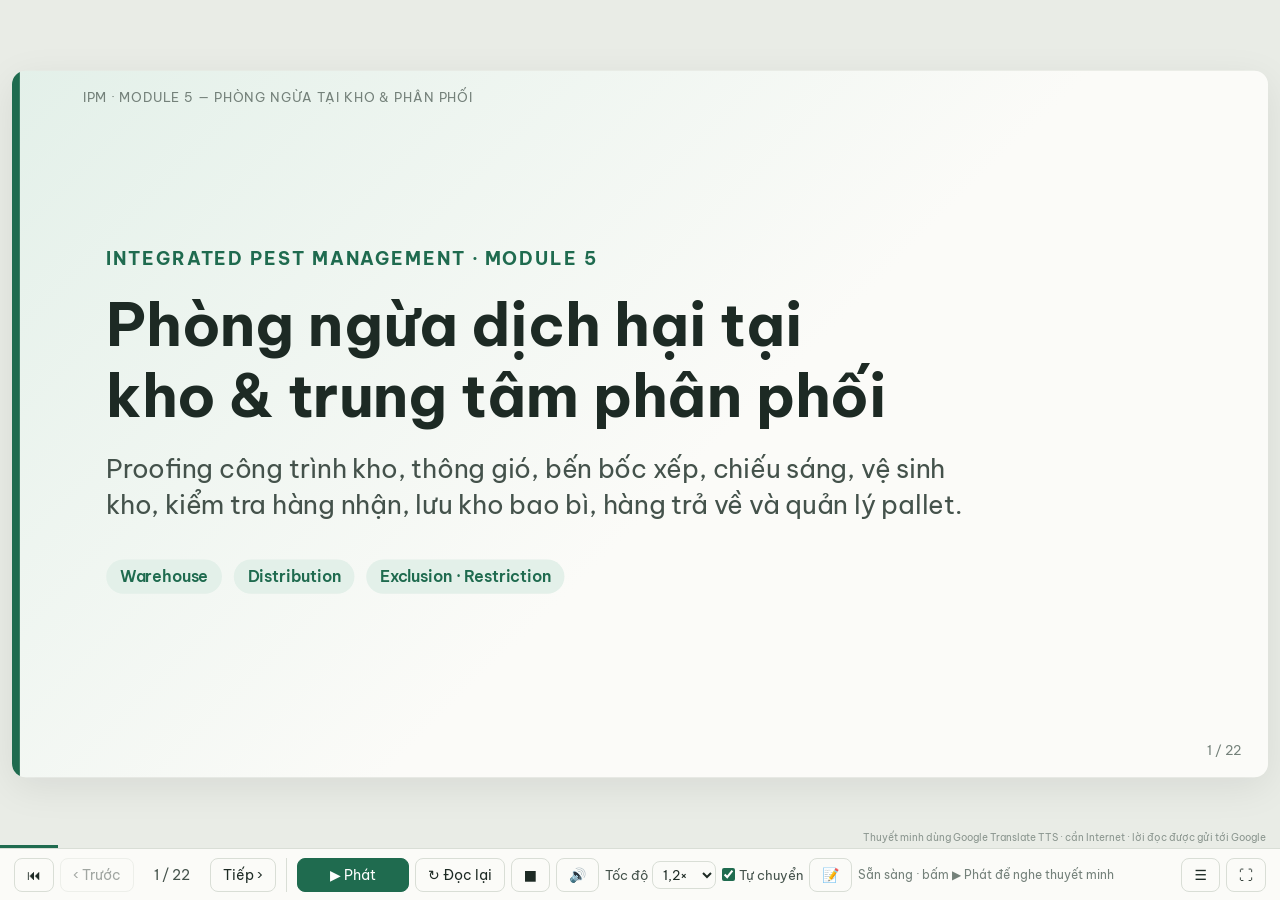
<file: slides/05-phong-ngua-kho-phan-phoi.html>
<!doctype html>
<html lang="vi">
<head>
<meta charset="utf-8">
<meta name="viewport" content="width=device-width, initial-scale=1">
<meta name="referrer" content="no-referrer">
<link rel="icon" href="../icons/favicon.ico" sizes="48x48">
<link rel="icon" href="../icons/favicon-32.png" type="image/png" sizes="32x32">
<link rel="apple-touch-icon" href="../icons/apple-touch-icon.png">
<link rel="manifest" href="../manifest.webmanifest">
<meta name="theme-color" content="#1f6b4f">
<meta name="mobile-web-app-capable" content="yes">
<meta name="apple-mobile-web-app-capable" content="yes">
<meta name="apple-mobile-web-app-title" content="Pest IPM">
<title>IPM 5 · Phòng ngừa tại kho &amp; phân phối</title>
<link rel="preconnect" href="https://fonts.googleapis.com">
<link rel="preconnect" href="https://fonts.gstatic.com" crossorigin>
<link href="https://fonts.googleapis.com/css2?family=Be+Vietnam+Pro:ital,wght@0,400;0,600;0,700;0,800;1,400&display=swap" rel="stylesheet">
<link rel="stylesheet" href="deck.css">
</head>
<body data-module="IPM · Module 5 — Phòng ngừa tại kho &amp; phân phối">
<div class="deck">

<section class="slide title">
  <div class="eyebrow">Integrated Pest Management · Module 5</div>
  <h1>Phòng ngừa dịch hại tại kho &amp; trung tâm phân phối</h1>
  <div class="sub">Proofing công trình kho, thông gió, bến bốc xếp, chiếu sáng, vệ sinh kho, kiểm tra hàng nhận, lưu kho bao bì, hàng trả về và quản lý pallet.</div>
  <div class="meta"><span class="chip">Warehouse</span><span class="chip">Distribution</span><span class="chip">Exclusion · Restriction</span></div>
</section>

<section class="slide">
  <h2>Loại trừ và hạn chế trong kho</h2>
  <div class="body">
    <div class="cards" style="--n:3">
      <div class="card"><h3>Loại trừ / Proofing</h3><p>Rào cản vật lý, ảo hoặc quy trình ngăn dịch hại vào.<br>VD: công trình, khuôn viên, <b>quản lý hàng nhập</b>.</p></div>
      <div class="card"><h3>Hạn chế (housekeeping &amp; vệ sinh)</h3><p>Tước đi thứ dịch hại tìm kiếm.<br>VD: vệ sinh, được hỗ trợ bởi thiết kế hợp vệ sinh.</p></div>
      <div class="card warn"><h3>Cả hai</h3><p>VD: <b>thực hành lưu kho</b>.</p></div>
    </div>
    <p>Dịch hại vào kho vì tìm <b>thức ăn, nước, nơi trú ẩn, bạn tình, sự ấm áp, ánh sáng</b>. Mục tiêu: <b>chặn đường vào</b>.</p>
  </div>
</section>

<section class="slide">
  <h2>Khuôn viên kho</h2>
  <div class="body">
    <div class="cols">
      <ul>
        <li>Hàng rào (tường, lưới) <b>chôn vào móng bê tông</b>, chân tường đặc.</li>
        <li><b>Dải trống ≥ 50 cm</b> quanh toàn bộ chu vi, bề mặt cứng, khó đào.</li>
        <li>Hạn chế cây xanh; nếu có: xa toà nhà, không hoa, không quả; cắt cỏ ngắn thường xuyên.</li>
      </ul>
      <ul>
        <li>Kiểm tra và loại bỏ <b>nước đọng</b>; thoát nước tốt ở nơi ống thoát mái gây đọng nước khi mưa.</li>
        <li><b>Rãnh hở</b> dễ kiểm tra và vệ sinh, <b>NHƯNG</b> miệng ống phải có <b>lưới chắn chuột</b>.</li>
        <li>Vệ sinh rãnh thường xuyên, không để <b>nước đọng và rác</b> thu hút dịch hại.</li>
      </ul>
    </div>
  </div>
</section>

<section class="slide">
  <h2>Công trình kho: kín và thông thoáng</h2>
  <div class="body">
    <ul>
      <li>Tốt nhất là kho <b>kín, càng ít lỗ mở càng tốt</b> để chống dịch hại. Nhưng phải có <b>hệ thống thông gió tốt</b> để giữ môi trường bên trong mát và không quá ẩm.</li>
      <li>Môi trường <b>mát, độ ẩm tương đối thấp</b> ít thuận lợi cho dịch hại (mạt sách, gián…).</li>
      <li>Ví dụ: thổi không khí qua <b>bộ lọc thô</b> vào kho, phân phối bằng <b>ống gió vải</b> (<i>air socks</i>).</li>
      <li>Gờ công trình chống chim đậu: bậu nghiêng &gt; 30°, gờ ≤ 40 mm.</li>
    </ul>
    <div class="cards" style="--n:2">
      <div class="card"><div class="big">≤ 30–35 °C</div><p>Nhiệt độ bên trong kho nên duy trì</p></div>
      <div class="card"><div class="big">70–80% RH</div><p>Độ ẩm tương đối, không để vượt quá</p></div>
    </div>
  </div>
</section>

<section class="slide">
  <h2>Mái kho</h2>
  <div class="body">
    <ul>
      <li>Tuỳ thiết kế mái, phải có lịch <b>kiểm tra GMP và bảo trì</b> để mái không thành khu bị bỏ quên.</li>
      <li>Rác, nước đọng, vật liệu tồn trên mái <b>đặc biệt hấp dẫn</b> chim, gián, chuột, côn trùng.</li>
      <li>Chọn <b>vật liệu và thiết kế mái</b> bền, dễ vệ sinh, dễ bảo trì, có tính đến phòng ngừa dịch hại (chim làm tổ, đậu nghỉ).</li>
      <li><b>Mái hiên</b> rất hấp dẫn chim: dùng <b>lưới chắn chim</b> phù hợp, nhưng phải kiểm tra và bảo trì lưới định kỳ.</li>
      <li>Cống, miệng vào và ra của nước thoát phải được bảo vệ chống chuột; lắp tấm chắn chuột leo trên ống, cáp.</li>
    </ul>
  </div>
</section>

<section class="slide">
  <h2>Cửa ngoài và bến bốc xếp</h2>
  <div class="body">
    <div class="cols">
      <ul>
        <li>Rèm nhựa dạng dải, cửa lật cao su: <b>không hiệu quả</b>.</li>
        <li><b>Luôn đóng cửa</b> khi không dùng; nên dùng cửa tự động có cảm biến mở và đóng.</li>
        <li><b>Hệ cửa đôi</b> là lựa chọn tốt nhất cho kho nguyên liệu.</li>
        <li>Màn gió (chuẩn NSF hoặc tương đương) phải đúng vận tốc và góc thổi; không cản được chuột, côn trùng bò.</li>
        <li>Cửa khít khung; <b>gioăng kín được duy trì</b> là chìa khoá của proofing.</li>
      </ul>
      <div>
        <div class="callout bad"><b>Bến bốc xếp mở toang = “nhà mở cửa đón dịch hại”!</b></div>
        <div class="card bad" style="margin-top:14px"><h3>Cửa cảm biến đặt sai</h3><p>Mở mỗi lần xe nâng đi qua. Nên dùng <b>điều khiển từ xa</b>.</p></div>
      </div>
    </div>
  </div>
</section>

<section class="slide">
  <h2>Cửa sổ và lỗ thông gió</h2>
  <div class="body">
    <ul>
      <li>Cửa sổ, lỗ thông gió và các lỗ mở khác <b>phải có lưới</b> chống dịch hại.</li>
      <li>Dùng <b>lưới tháo rời được</b> để dễ vệ sinh; <b>kiểm tra vết chuột gặm</b> thường xuyên và bảo trì để lưới không thành nguồn nhiễm chéo.</li>
      <li>Cẩn thận với <b>quạt thông gió</b>: lỗ mở phải proofing, nhất là khi dừng máy. Cửa chớp thường vẫn mở khi quạt tắt nên tạo <b>cảm giác an toàn giả</b>.</li>
      <li>Giải pháp tốt: nắp <b>tự đóng khi quạt ngừng chạy</b>.</li>
      <li>Thiết bị thông gió phải nằm trong chương trình <b>vệ sinh và bảo trì</b>.</li>
    </ul>
  </div>
</section>

<section class="slide">
  <h2>Chiếu sáng bên ngoài</h2>
  <div class="body">
    <div class="spectrum"><div class="zone"><span>Vùng “côn trùng”: 300–500 nm</span></div></div>
    <div class="scale-labels"><span>UV</span><span>Ánh sáng khả kiến</span><span>Đỏ</span></div>
    <ul class="small">
      <li>Côn trùng hoạt động đêm bị hút bởi <b>tia UV</b>.</li>
      <li>Tránh <b>đèn thuỷ ngân, huỳnh quang hoàn màu</b> ngoài trời, trừ khi dùng làm đèn mồi trên hàng rào.</li>
      <li><b>Không lắp đèn</b> phía trên hoặc gần lối mở để chuyển hàng, hay trên mặt tường ngoài.</li>
      <li>Chiếu sáng khu bốc xếp: tốt nhất bằng <b>đèn trên cột</b>, đặt xa toà nhà, chiếu về phía cửa.</li>
      <li>Lối đi có mái, bãi đỗ, bến bốc xếp: <b>sodium cao áp</b> (vàng, cam), <b>LED trắng ấm / vàng</b>, sợi đốt công suất thấp.</li>
    </ul>
  </div>
</section>

<section class="slide">
  <h2>Chiếu sáng bên trong kho</h2>
  <div class="body">
    <ul>
      <li>Đèn trong kho phải đủ để <b>vệ sinh, kiểm tra và vận hành an toàn</b> toàn bộ kho.</li>
      <li>Nếu có thể, <b>tránh nguồn sáng hấp dẫn côn trùng gần cửa</b>.</li>
      <li><b>LED</b> vừa tiết kiệm năng lượng, vừa giảm nguy cơ thu hút côn trùng nếu bóng <b>phát ít hoặc không phát UV</b>.</li>
      <li>Lưu ý: chi phí đầu tư ban đầu cho LED cao hơn đèn thông thường.</li>
    </ul>
  </div>
</section>

<section class="slide">
  <h2>Bên trong công trình</h2>
  <div class="body">
    <div class="cols">
      <ul>
        <li>Dấu hiệu <b>rò rỉ nước</b> phải được kiểm tra và khắc phục càng sớm càng tốt.</li>
        <li>Kiểm tra <b>bụi trên cao</b> (xà, ống, máng cáp): tìm dấu vết côn trùng và chuột.</li>
        <li>Khí hậu nóng ẩm: dùng vật liệu <b>không bám bẩn, không hút ẩm, không mốc</b>.</li>
        <li>Tấm vách <b>panel composite lắp ghép</b> trông đẹp khi mới nhưng khó bảo trì, dễ hút ẩm, mốc và thành nguồn phát sinh dịch hại.</li>
      </ul>
      <div class="callout warn"><b>Ẩm ướt thu hút dịch hại!</b><p class="small" style="margin-top:8px">Nấm mốc là thức ăn của dịch hại thứ cấp như mạt sách.</p></div>
    </div>
  </div>
</section>

<section class="slide">
  <h2>Lắp đặt tiện ích và phụ kiện</h2>
  <div class="body">
    <ul>
      <li>Côn trùng, chuột dễ dàng vào qua <b>lỗ xuyên tường</b> của ống cấp, cáp và ống gió. Các lỗ này phải được <b>bịt kín</b>.</li>
      <li>Phụ kiện gắn tường có thể tạo <b>khoang rỗng</b> làm nơi trú ẩn. Kiểm tra, <b>bịt kín</b> nếu có thể và luôn đóng chặt.</li>
      <li><b>Máng cáp, hộp nối điện</b>: tối, ấm, ít động chạm, là nơi trú ẩn của côn trùng, thằn lằn…</li>
    </ul>
  </div>
</section>

<section class="slide">
  <h2>Housekeeping và vệ sinh kho</h2>
  <div class="body">
    <ul>
      <li>Housekeeping và vệ sinh tốt <b>tước đi nơi trú ẩn, thức ăn và nước</b> của dịch hại.</li>
      <li>Giảm nguy cơ côn trùng (kiến, gián, mạt sách…) thành <b>“cư dân thường trú”</b> trong kho và bùng phát.</li>
      <li>Hạn chế lưu trữ vật liệu không cần thiết trong khuôn viên; nếu buộc phải để: che mưa nắng, dễ kiểm tra.</li>
      <li>Giữ cây cối và khuôn viên <b>sạch rác vụn</b>.</li>
      <li><b>Khu huỷ hàng</b>: giữ sạch, khô sau mỗi lần vận hành.</li>
      <li><b>Khu rác</b>: xây theo thiết kế hợp vệ sinh; thu gom hằng ngày hoặc chứa trong thùng có nắp.</li>
    </ul>
  </div>
</section>

<section class="slide">
  <h2>Quản lý hàng rơi vãi (<span class="en">Spillage management</span>)</h2>
  <div class="body">
    <ul>
      <li>Hàng rơi vãi trong kho phải được làm sạch <b>càng sớm càng tốt</b>. Mọi kho phải có <b>quy trình quản lý rơi vãi</b>: làm sạch thế nào, dùng dụng cụ gì, ghi chép ra sao.</li>
      <li>Bột rơi vãi: thực hành tốt là dùng <b>máy hút bụi</b>, ống xả có <b>bộ lọc</b> để không thổi bụi ngược ra môi trường.</li>
      <li>Máy hút bụi trong kho phải <b>kiểm tra và vệ sinh hằng ngày</b>, tránh côn trùng từ bột đầu vào sinh sôi bên trong.</li>
      <li>Đặc biệt chú ý rơi vãi <b>nguyên liệu gây dị ứng</b>, tránh nhiễm chéo allergen.</li>
    </ul>
  </div>
</section>

<section class="slide">
  <h2>Tổng vệ sinh, 5S và điểm khuất</h2>
  <div class="body">
    <div class="cols">
      <ul>
        <li>Giống khu sản xuất, kho cũng cần <b>tổng vệ sinh định kỳ</b> để loại bỏ bụi, da chết, tóc…: thức ăn của <b>dịch hại thứ cấp</b> như mạt sách, mọt thảm.</li>
        <li>Kho lớn có thể tổng vệ sinh <b>theo từng giai đoạn</b>.</li>
        <li>Thiết kế mặt bằng phải có <b>đủ không gian</b> để kiểm tra và vệ sinh.</li>
      </ul>
      <ul>
        <li>Áp dụng <b>5S</b> để tránh bừa bộn; chú ý khu yên tĩnh, xa.</li>
        <li>Khu có thể đọng nước (phòng lò hơi, cụm điều hoà, hố thang máy): kiểm tra, làm khô khi cần.</li>
        <li>Đừng bỏ qua <b>vệ sinh dụng cụ</b> để trong kho: “nơi trú tốt và cũng tốt để đi nhờ”.</li>
      </ul>
    </div>
  </div>
</section>

<section class="slide">
  <h2>Bến bốc xếp và khu sinh hoạt</h2>
  <div class="body">
    <div class="cards" style="--n:2">
      <div class="card"><h3>Bến bốc xếp</h3><p>Housekeeping và vệ sinh bến bốc / dỡ hàng phải được thực hiện <b>hiệu quả và đều đặn</b>; đây là cửa ngõ của dịch hại.</p></div>
      <div class="card warn"><h3>Khu sinh hoạt của nhân viên kho, tài xế</h3><p>Nếu có khu nghỉ, uống, ăn trong kho: phải <b>tách biệt vật lý</b> với khu chứa hàng. Khu sinh hoạt (kể cả nhà vệ sinh, phòng tắm) phải <b>gọn gàng, sạch sẽ, khử trùng, không có thức ăn thừa</b>.</p></div>
    </div>
  </div>
</section>

<section class="slide">
  <h2>Kiểm tra hàng nhận</h2>
  <div class="body">
    <ul>
      <li>Kiểm tra <b>mọi xe tải, pallet, container</b> nguyên liệu, bao bì, kể cả <b>hàng trả về</b>, tìm dấu hiệu nhiễm <b>trước khi</b> đưa vào kho chung.</li>
      <li>Kiểm tra sơ bộ ngay khi hàng <b>còn trên xe / trong container</b>, dùng <b>đèn pin mạnh</b>. Thấy chuyển động hoặc rơi vãi trên bao bì ngoài là dấu hiệu có dịch hại.</li>
      <li>Rơi vãi <b>không rõ nguyên nhân</b> trên bao bì ngoài cho thấy có dịch hại. <b>Từ chối</b> mọi hàng bị phá hoại (vết chuột gặm, nhộng ngài…).</li>
      <li>Cảnh giác <b>mùi hoá chất lạ</b>: tồn dư xông hơi làm không đúng, nguy hại sức khoẻ.</li>
      <li>Hàng dễ nhiễm: sau khi dỡ, <b>chọn một số kiện</b> để kiểm tra bao bì cấp 2 và cấp 1.</li>
    </ul>
  </div>
</section>

<section class="slide">
  <h2>Thực hành lưu kho</h2>
  <div class="body">
    <div class="cols">
      <ul>
        <li>Mọi hàng <b>kê cao trên pallet</b>; giá kệ <b>cách tường ≥ 0,5 m</b>.</li>
        <li><b>Sơn trắng dải sàn</b> giữa tường và kệ để dễ phát hiện dịch hại.</li>
        <li>Dành <b>đủ không gian</b> cho xe nâng và hàng hoá di chuyển.</li>
        <li><b>FEFO / FIFO</b> để giảm hàng tồn lâu.</li>
        <li>Hàng trả về nhiễm / nghi nhiễm <b>không vào kho</b>; giữ khu riêng, kín đến khi huỷ.</li>
      </ul>
      <div class="callout bad">
        <b>Tránh chồng pallet hàng trực tiếp lên nhau</b>
        <p class="small" style="margin-top:8px">Dễ làm rách bao ngoài, gây rơi vãi và thu hút dịch hại. Nếu bắt buộc phải chồng: đảm bảo không làm hỏng bao bì, không đè bẹp hàng, và lót <b>tấm lót pallet</b> (<i>pallet slip</i>) giữa pallet và hàng.</p>
      </div>
    </div>
  </div>
</section>

<section class="slide">
  <h2>Khu chứa hàng trả về (<span class="en">Market return</span>)</h2>
  <div class="body">
    <ul>
      <li>Khu chứa hàng trả về phải được <b>xác định rõ</b> và <b>tách biệt vật lý</b> với hàng tốt.</li>
      <li>Hàng trả về phải được <b>kiểm tra kỹ</b> tìm dịch hại, dấu hiệu phá hoại hoặc nhiễm bẩn do dịch hại.</li>
      <li>Khu vực <b>sạch, gọn</b>, hàng kê cao khỏi sàn; có <b>biện pháp phòng ngừa dịch hại</b>.</li>
      <li>Luôn <b>sạch cặn sản phẩm</b>; nhiệt độ, độ ẩm theo yêu cầu sản phẩm. Về mặt dịch hại: <b>càng mát càng tốt</b>, sản phẩm được che đậy.</li>
      <li><b>Không để bao bì mở hoặc hàng cũ</b> trong kho: rất hấp dẫn với dịch hại.</li>
    </ul>
  </div>
</section>

<section class="slide">
  <h2>Lưu kho vật liệu bao bì</h2>
  <div class="body">
    <div class="cols">
      <ul>
        <li>Kho bao bì cần <b>thông gió tốt</b> để giữ mát, khô.</li>
        <li>Bao bì <b>giấy và gỗ</b> dễ hút ẩm, tạo điều kiện bào tử nấm mốc (có mặt khắp nơi) nảy mầm. Nấm mốc lại là thức ăn của <b>dịch hại thứ cấp</b> như mạt sách.</li>
        <li>Bao bì <b>cấp 1</b> (tiếp xúc thực phẩm) thường được bảo vệ tốt; bao bì <b>cấp 2</b> (thùng carton) thường ít hoặc không được che chắn, nên rủi ro cao khi môi trường nóng ẩm.</li>
        <li><b>Không tái sử dụng</b> tấm lót pallet bằng giấy.</li>
      </ul>
      <div class="cards" style="--n:1">
        <div class="card"><h3>Bọc màng co (<i>shrink wrap</i>)</h3><p>Ưu tiên <b>PP hoặc HDPE</b>: dày hơn, khó bị dịch hại xuyên thủng. Bọc <b>kín, không để hở</b>.</p></div>
        <div class="card"><h3>Pallet</h3><p>Ưu tiên <b>pallet nhựa</b>; pallet gỗ nên là loại <b>xử lý nhiệt, dùng một lần</b>, không có dịch hại.</p></div>
      </div>
    </div>
  </div>
</section>

<section class="slide">
  <h2>Quản lý pallet trong kho</h2>
  <div class="body">
    <div class="cols">
      <ul>
        <li>Thiết kế kho phải có <b>khu trong nhà dành riêng</b> để chứa pallet.</li>
        <li>Pallet tái sử dụng: chứa <b>trong nhà, thông thoáng</b>, hạn chế nơi trú ẩn và xâm nhiễm.</li>
        <li>Pallet chờ trả lại hoặc thanh lý: <b>chuyển đi sớm nhất</b>; lưu tạm trong nhà, ở khu quy định.</li>
        <li>Các khu pallet phải nằm trong lịch <b>kiểm tra GMP / vệ sinh</b>.</li>
      </ul>
      <ul>
        <li>Có <b>quy trình chọn và chấp nhận pallet</b> khi nhận, lưu kho, trước khi dùng; kèm kiểm tra và khắc phục (từ chối / xử lý) để dịch hại không theo pallet vào kho.</li>
        <li>Kiểm tra pallet: <b>chắc chắn, sạch, không mùi lạ</b>.</li>
        <li>Pallet gỗ: độ ẩm <b>≤ 28%</b>; chỉ <b>vệ sinh khô</b>.</li>
        <li>Pallet nhựa: vệ sinh ướt được, nhưng phải <b>làm khô ngay</b>.</li>
      </ul>
    </div>
  </div>
</section>

<section class="slide">
  <h2>Tự kiểm tra: những thực hành sai thường gặp trong kho</h2>
  <div class="body">
    <div class="cards" style="--n:3">
      <div class="card bad"><h3>Cửa bến bốc xếp mở liên tục</h3><p>Không có xe vẫn mở; rèm nhựa rách.</p></div>
      <div class="card bad"><h3>Hàng sát tường, sát sàn</h3><p>Không còn lối kiểm tra; không kê pallet.</p></div>
      <div class="card bad"><h3>Rơi vãi không được dọn</h3><p>Bao rách để lâu ngày trên kệ.</p></div>
      <div class="card bad"><h3>Pallet hỏng, ẩm, chất ngoài trời</h3><p>Nơi trú ẩn và nguồn mốc.</p></div>
      <div class="card bad"><h3>Carton không che, kho nóng ẩm</h3><p>Mốc, mạt sách phát triển.</p></div>
      <div class="card bad"><h3>Ăn uống trong khu chứa hàng</h3><p>Thức ăn thừa thu hút kiến, gián, chuột.</p></div>
    </div>
    <div class="callout small">Dùng danh sách này khi đi kiểm tra GMP kho: chụp ảnh, ghi nhận và mở CAPA nếu cần.</div>
  </div>
</section>

<section class="slide">
  <h2>Tóm tắt Module 5</h2>
  <div class="body">
    <div class="cards" style="--n:3">
      <div class="card"><h3>Kín nhưng thoáng</h3><p>Ít lỗ mở; thông gió giữ ≤ 30–35 °C, RH 70–80%.</p></div>
      <div class="card"><h3>Cửa &amp; bến bốc xếp</h3><p>Luôn đóng; gioăng kín; cửa đôi; điều khiển từ xa thay cảm biến.</p></div>
      <div class="card"><h3>Chiếu sáng</h3><p>Đèn trên cột xa nhà; LED ít UV trong kho; không có đèn gần cửa.</p></div>
      <div class="card"><h3>Vệ sinh kho</h3><p>Quy trình rơi vãi, máy hút bụi có lọc; tổng vệ sinh theo giai đoạn.</p></div>
      <div class="card"><h3>Hàng nhận</h3><p>Kiểm tra trên xe, từ chối hàng nhiễm, chú ý mùi hoá chất.</p></div>
      <div class="card"><h3>Lưu kho</h3><p>Kê pallet, cách tường 0,5 m, FEFO/FIFO, không chồng pallet làm rách bao.</p></div>
      <div class="card warn"><h3>Hàng trả về</h3><p>Khu riêng, tách biệt, kiểm tra kỹ, mát và có che đậy.</p></div>
      <div class="card warn"><h3>Bao bì</h3><p>Khô, thoáng; màng co PP/HDPE kín; không tái dùng tấm lót giấy.</p></div>
      <div class="card warn"><h3>Pallet</h3><p>Trong nhà; ẩm ≤ 28%; gỗ vệ sinh khô; ưu tiên nhựa / xử lý nhiệt.</p></div>
    </div>
  </div>
</section>

</div>
<script src="deck.js"></script>
</body>
</html>
</file>
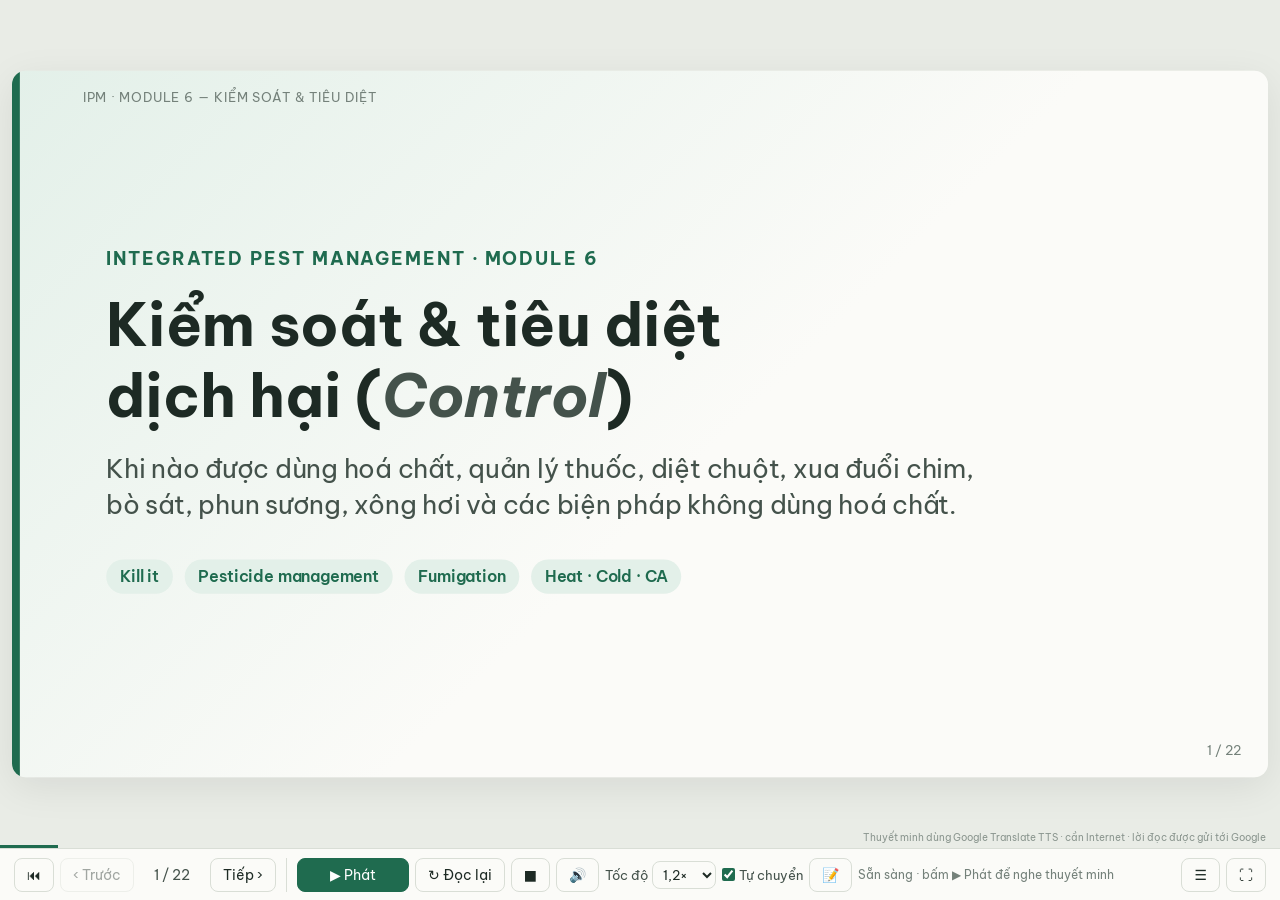
<file: slides/06-kiem-soat-tieu-diet.html>
<!doctype html>
<html lang="vi">
<head>
<meta charset="utf-8">
<meta name="viewport" content="width=device-width, initial-scale=1">
<meta name="referrer" content="no-referrer">
<link rel="icon" href="../icons/favicon.ico" sizes="48x48">
<link rel="icon" href="../icons/favicon-32.png" type="image/png" sizes="32x32">
<link rel="apple-touch-icon" href="../icons/apple-touch-icon.png">
<link rel="manifest" href="../manifest.webmanifest">
<meta name="theme-color" content="#1f6b4f">
<meta name="mobile-web-app-capable" content="yes">
<meta name="apple-mobile-web-app-capable" content="yes">
<meta name="apple-mobile-web-app-title" content="Pest IPM">
<title>IPM 6 · Kiểm soát &amp; tiêu diệt</title>
<link rel="preconnect" href="https://fonts.googleapis.com">
<link rel="preconnect" href="https://fonts.gstatic.com" crossorigin>
<link href="https://fonts.googleapis.com/css2?family=Be+Vietnam+Pro:ital,wght@0,400;0,600;0,700;0,800;1,400&display=swap" rel="stylesheet">
<link rel="stylesheet" href="deck.css">
</head>
<body data-module="IPM · Module 6 — Kiểm soát &amp; tiêu diệt">
<div class="deck">

<section class="slide title">
  <div class="eyebrow">Integrated Pest Management · Module 6</div>
  <h1>Kiểm soát &amp; tiêu diệt dịch hại (<span class="en">Control</span>)</h1>
  <div class="sub">Khi nào được dùng hoá chất, quản lý thuốc, diệt chuột, xua đuổi chim, bò sát, phun sương, xông hơi và các biện pháp không dùng hoá chất.</div>
  <div class="meta"><span class="chip">Kill it</span><span class="chip">Pesticide management</span><span class="chip">Fumigation</span><span class="chip">Heat · Cold · CA</span></div>
</section>

<section class="slide">
  <h2>Tiêu diệt: đỉnh của kim tự tháp IPM</h2>
  <div class="body">
    <div class="cols w6040" style="align-items:center">
      <div class="pyramid">
        <div class="p1">KILL IT<small>Tiêu diệt</small></div>
        <div class="p2">KEEP IT CLEAN<small>Giữ sạch</small></div>
        <div class="p3">KEEP IT OUT<small>Ngăn chặn</small></div>
      </div>
      <ul>
        <li><b>Phòng ngừa luôn là ưu tiên hàng đầu</b> trong quản lý dịch hại.</li>
        <li>Hoá chất <b>không phải lựa chọn phòng thủ đầu tiên</b>.</li>
        <li>Tiêu diệt / diệt trừ (<i>eradication</i>) là <b>lựa chọn cuối cùng</b>.</li>
        <li>Tuy nhiên, khi <b>đã xác nhận có xâm nhiễm</b>, bắt buộc phải tiêu diệt bằng hoá chất hoặc không hoá chất.</li>
      </ul>
    </div>
  </div>
</section>

<section class="slide">
  <h2>Đánh giá giảm thiểu rủi ro trước khi dùng hoá chất</h2>
  <div class="body">
    <div class="flow" style="--n:5">
      <div><b>Loại bỏ</b><i>Elimination</i><br>Có biện pháp không hoá chất không? Có cải thiện được ngăn chặn (quản lý tồn kho, proofing, housekeeping) không?</div>
      <div><b>Thay thế</b><i>Substitution</i><br>Có hoá chất ít độc hơn? Dạng bào chế ít rủi ro hơn? Ít tồn lưu, ít phát tán hơn?</div>
      <div><b>Kiểm soát kỹ thuật</b><i>Technical control</i><br>Có đủ PPE đúng loại? Có biển cảnh báo để ngăn người và vật liệu vào khu xử lý?</div>
      <div><b>Kiểm soát vận hành</b><i>Operational control</i><br>Có thời điểm an toàn hơn, ít người? Đã che chắn vật liệu và bề mặt tiếp xúc sản phẩm? Chia thành nhiều đợt nhỏ được không?</div>
      <div><b>Giám sát</b><i>Monitoring</i><br>Ghi chép, kiểm tra kết quả xử lý và hành động ngay nếu có bất thường.</div>
    </div>
  </div>
</section>

<section class="slide">
  <h2>Danh mục thuốc được phê duyệt (<span class="en">Approved Pesticide List</span>)</h2>
  <div class="body">
    <div class="cols">
      <div>
        <p>Mỗi cơ sở phải có <b>danh mục thuốc kiểm soát dịch hại được phê duyệt</b>, do <b>IPM Champion cấp công ty / khu vực</b> phê duyệt.</p>
        <h3>Tiêu chí phê duyệt</h3>
        <ul>
          <li>Ảnh hưởng <b>tối thiểu</b> tới an toàn con người và môi trường</li>
          <li><b>Hiệu quả</b> với dịch hại mục tiêu</li>
          <li><b>Ổn định</b></li>
          <li>Được <b>cơ quan quản lý địa phương</b> cho phép</li>
          <li>Được phép dùng <b>trong nhà máy thực phẩm</b></li>
        </ul>
      </div>
      <div>
        <h3>Nội dung tối thiểu của danh mục</h3>
        <ul>
          <li>Mọi <b>hoạt chất</b> và nồng độ</li>
          <li>Số đăng ký / số phê duyệt</li>
          <li>Tên thương mại thay thế (nếu có)</li>
          <li><b>Ở đâu, khi nào, trong điều kiện nào</b> được dùng</li>
          <li>Đa ngôn ngữ khi cần</li>
        </ul>
      </div>
    </div>
  </div>
</section>

<section class="slide">
  <h2>Lưu trữ hoá chất kiểm soát dịch hại</h2>
  <div class="body">
    <ul>
      <li>Thuốc kiểm soát dịch hại là <b>hoá chất độc</b>: áp dụng đầy đủ yêu cầu lưu trữ hoá chất độc.</li>
      <li>Lưu tại <b>vị trí quy định, có khoá</b>.</li>
      <li>Vị trí lưu <b>không được gây rủi ro ATTP</b>; phải <b>xa khu chế biến và xử lý thực phẩm</b>.</li>
      <li>Ra vào được kiểm soát, <b>chỉ người được uỷ quyền</b>.</li>
      <li>Tại kho phải có: <b>danh sách tồn kho hoá chất, SDS, bộ xử lý tràn đổ, PPE phù hợp, bình chữa cháy</b>.</li>
      <li>Nếu nhà thầu bên ngoài thực hiện phun thuốc, <b>không nên lưu thuốc của nhà thầu tại cơ sở</b>.</li>
    </ul>
  </div>
</section>

<section class="slide">
  <h2>Sử dụng thuốc: trước khi phun và hồ sơ ghi chép</h2>
  <div class="body">
    <div class="cols">
      <div>
        <h3>Trước khi sử dụng</h3>
        <ul>
          <li>Đọc <b>SDS</b> (phiếu an toàn hoá chất)</li>
          <li>Đọc <b>nhãn sản phẩm</b> và điều kiện sử dụng theo luật định</li>
          <li><b>Đánh giá rủi ro an toàn</b> cùng phụ trách SHE của cơ sở</li>
          <li>Mặc <b>PPE phù hợp</b> trước khi dùng</li>
        </ul>
      </div>
      <div>
        <h3>Hồ sơ tối thiểu</h3>
        <ul class="small">
          <li>Dịch hại mục tiêu</li>
          <li>Tên thương mại, hoạt chất, % hoạt chất, tổng lượng đã dùng</li>
          <li>Ngày, giờ, vị trí phun</li>
          <li>Người phun (kèm số chứng chỉ hành nghề)</li>
          <li>Người phê duyệt việc phun</li>
          <li>Cách mang thuốc thừa ra khỏi cơ sở</li>
          <li><b>Số lô thuốc</b> nếu phun ở khu có nguyên liệu, bao bì, sản phẩm hở hoặc bề mặt tiếp xúc sản phẩm</li>
          <li>Nơi thải bỏ bao bì, vỏ thuốc sau khi dùng</li>
        </ul>
      </div>
    </div>
  </div>
</section>

<section class="slide">
  <h2>Những hoá chất không khuyến khích sử dụng</h2>
  <div class="body">
    <div class="cards" style="--n:3">
      <div class="card bad"><h3>Methyl bromide</h3><p>Không dùng khi đã có giải pháp thay thế được phép.</p></div>
      <div class="card bad"><h3>Organochlorine, organophosphate, carbamate</h3><p>Nhóm hoạt chất độc tính cao, tồn lưu.</p></div>
      <div class="card warn"><h3>Thuốc chống đông máu mạnh</h3><p>Dùng thuốc diệt chuột chống đông máu thận trọng, tránh chuột <b>kháng thuốc</b>.</p></div>
    </div>
    <div class="callout small">Nếu không chắc chắn: hỏi <b>IPM Champion cấp công ty / khu vực</b> trước khi dùng.</div>
  </div>
</section>

<section class="slide">
  <h2>Thiết bị giám sát không phải thiết bị diệt trừ</h2>
  <div class="body">
    <div class="callout">Thiết bị dùng để giám sát thường <b>đồng thời diệt được một phần dịch hại</b>, nhưng không thực sự “kiểm soát” được dịch hại. VD: đèn bẫy côn trùng hay được gọi là “thiết bị kiểm soát ruồi”, nhưng không thể hút được mọi loài côn trùng bay, cũng như mọi cá thể của cùng một loài.</div>
    <ul>
      <li>Thiết bị giám sát có thể loại bỏ một số dịch hại, nhưng <b>không được coi là thiết bị kiểm soát hiệu quả</b>, dù nhiều nhà thầu quảng bá như vậy.</li>
      <li>Kết quả trên bẫy giám sát là <b>dữ liệu để ra quyết định</b>, không phải bằng chứng đã kiểm soát xong.</li>
    </ul>
  </div>
</section>

<section class="slide">
  <h2>Thuốc diệt chuột (<span class="en">Rodenticides</span>)</h2>
  <div class="say">Thuốc diệt chuột. Ở nơi luật cho phép, thuốc diệt chuột chỉ dùng để kiểm soát khi đã có xâm nhiễm, hoặc khi mới có hoạt động của chuột có thể ảnh hưởng tới vận hành và nhân viên. Không dùng thuốc cấp tính, kể cả khi luật cho phép, nếu đã có giải pháp thay thế hiệu quả. Thuốc mãn tính là nhóm chống đông máu: triệu chứng xuất hiện sau 3 đến 14 ngày, nên hộp bả phải được cấp bả liên tục để chuột ăn đủ liều. Hoạt chất thường dùng là difenacoum và bromadiolone. Các chất chống đông máu mạnh hơn như flocoumafen, brodifacoum, difethialone chỉ được dùng khi có phê duyệt của IPM Champion cấp công ty.</div>
  <div class="body">
    <ul>
      <li>Ở nơi luật cho phép, thuốc diệt chuột <b>chỉ dùng để kiểm soát xâm nhiễm</b>, hoặc khi mới có hoạt động của chuột có thể ảnh hưởng vận hành và nhân viên.</li>
    </ul>
    <div class="cards" style="--n:2">
      <div class="card bad"><h3>Thuốc cấp tính (<i>acute</i>)</h3><p><b>Không dùng</b>, kể cả khi luật cho phép, nếu đã có giải pháp thay thế hiệu quả.</p></div>
      <div class="card"><h3>Thuốc mãn tính: chống đông máu</h3><p>Triệu chứng xuất hiện sau <b>3–14 ngày</b>; hộp bả phải được cấp bả <b>liên tục</b> để chuột ăn đủ liều gây chết.</p></div>
    </div>
    <table class="tbl">
      <tr><th>Nhóm</th><th>Hoạt chất</th><th>Điều kiện</th></tr>
      <tr><td>Thường dùng</td><td>Difenacoum, bromadiolone</td><td>Theo danh mục được phê duyệt</td></tr>
      <tr><td>Chống đông máu mạnh</td><td>Flocoumafen, brodifacoum, difethialone</td><td>Chỉ dùng khi có <b>phê duyệt của IPM Champion cấp công ty</b></td></tr>
    </table>
  </div>
</section>

<section class="slide">
  <h2>Chiến lược đặt bả</h2>
  <div class="body">
    <div class="cols">
      <ul>
        <li>Chiến lược đặt bả phải xét đến <b>tập tính chuột mục tiêu</b> (sợ vật lạ hay tò mò), <b>quy mô quần thể</b>, đường di chuyển, thói quen địa phương (thường ăn gì, gần hang, gần nguồn nước) và khả năng <b>kháng thuốc</b>.</li>
        <li>Đặt vật lạ trên lối đi, hoặc di chuyển vật quen thuộc (kể cả rác), sẽ <b>làm xáo trộn thói quen ăn</b> của chuột.</li>
        <li>Dạng bả ảnh hưởng lớn tới hiệu quả: tốt nhất là dạng <b>chuột thích</b>.</li>
      </ul>
      <div class="cards" style="--n:1">
        <div class="card bad"><h3>✗ Hạt rời, gói bả</h3><p>Chuột thích nhất, nhưng <b>không dùng</b> trong nhà máy vì chuột tha đi được.</p></div>
        <div class="card"><h3>✓ Bả dạng khối cố định</h3><p>Khuyến nghị cho ngành thực phẩm; có thể trộn chất chống mốc để dùng lâu hơn; <b>cố định bằng dây</b> trong hộp bả.</p></div>
      </div>
    </div>
  </div>
</section>

<section class="slide">
  <h2>Bẫy bắt sống (<span class="en">Live traps</span>)</h2>
  <div class="body">
    <ul>
      <li>Bẫy sống, bắt một hoặc nhiều con, dùng <b>thay cho bả độc</b> hoặc làm thiết bị không gây chết để bắt động vật nhỏ.</li>
      <li><b>Loài không phải mục tiêu</b> bị bắt nhầm: thả ra với ít tổn thương nhất; xem lại cách dùng, loại bẫy, vị trí bẫy để không lặp lại.</li>
      <li><b>Loài mục tiêu</b> bị bắt: phải được xử lý <b>nhân đạo</b>.</li>
    </ul>
  </div>
</section>

<section class="slide">
  <h2>Xua đuổi chim</h2>
  <div class="body">
    <p>Có nhiều loại thiết bị làm chim <b>cảm thấy không an toàn hoặc khó chịu</b>:</p>
    <div class="cards" style="--n:3">
      <div class="card"><h3>Thiết bị tĩnh</h3><p>Mô hình chim săn mồi, bóng mắt cú, ruy băng phản quang.</p></div>
      <div class="card"><h3>Thiết bị động</h3><p>Vật chuyển động theo gió, thiết bị dọa đuổi có cử động.</p></div>
      <div class="card"><h3>Sóng siêu âm</h3><p>Thiết bị siêu âm xua chim.</p></div>
      <div class="card"><h3>Gai chống chim</h3><p>Lắp trên gờ, dầm, mép mái.</p></div>
      <div class="card"><h3>Gel xua đuổi</h3><p>Bôi lên bề mặt chim hay đậu.</p></div>
      <div class="card warn"><h3>Kết hợp proofing</h3><p>Lưới chắn chim, gờ nghiêng &gt; 30°, bịt chỗ làm tổ.</p></div>
    </div>
  </div>
</section>

<section class="slide">
  <h2>Bò sát: thằn lằn và rắn</h2>
  <div class="body">
    <div class="cols">
      <ul>
        <li><b>Thằn lằn</b>: máu lạnh, ưa ấm (không nóng) và ẩm; ăn côn trùng, bị thu hút bởi đồ ăn có mùi ngọt; ngón chân bám được nhiều bề mặt.</li>
        <li><b>Rắn</b>: máu lạnh; ăn động vật nhỏ (chuột, ếch); hay di chuyển dọc tường; ưa cây rậm, đống đá, đống gỗ, rác vụn.</li>
      </ul>
      <div>
        <div class="callout warn small">Chưa có <b>thuốc xua đuổi hiệu quả</b>. Có thể bắt bằng bẫy keo cỡ chuột; với rắn có thể dùng bẫy kẹp chuột.</div>
        <h3 style="margin-top:12px">Biện pháp hiệu quả nhất</h3>
        <ul class="small">
          <li>Tăng cường ngăn chặn (<b>proofing</b> tốt)</li>
          <li>Loại bỏ <b>thức ăn và nơi trú ẩn</b>, kể cả phát quang cây rậm trong khuôn viên và sát nhà</li>
          <li><b>Housekeeping và vệ sinh</b> tốt</li>
        </ul>
      </div>
    </div>
  </div>
</section>

<section class="slide">
  <h2>Phun sương (<span class="en">Fogging</span>)</h2>
  <div class="body">
    <div class="cols">
      <ul>
        <li>Tạo <b>giọt siêu mịn 1–50 µm</b> bằng năng lượng nhiệt khí để đưa thuốc (thường là <b>pyrethroid tác dụng nhanh</b>) đi khắp không gian.</li>
        <li><b>Phun sương nóng</b>: hơi nóng mang thuốc và giữ sương lơ lửng lâu hơn. Dung môi (gốc nước hoặc dầu) bay hơi ở đầu nòng rồi ngưng tụ thành sương khi gặp không khí mát.</li>
        <li>Dùng khi cần <b>phân bố hoạt chất đồng đều</b> mà không để lại tồn dư không mong muốn.</li>
      </ul>
      <div class="cards" style="--n:1">
        <div class="card"><h3>Hiệu quả với</h3><p>Côn trùng bay: <b>ngài, bọ cánh cứng bay, muỗi</b>.</p></div>
        <div class="card bad"><h3>Hạn chế</h3><p>Không xuyên tới côn trùng bò đang ẩn nấp; <b>không diệt trứng, ấu trùng sắp nở</b>. Phải tìm và xử lý nguồn gốc vấn đề.</p></div>
        <div class="card warn"><h3>An toàn</h3><p>Phải được <b>bộ phận SHE phê duyệt</b>: một số máy có thể tạo tia lửa.</p></div>
      </div>
    </div>
  </div>
</section>

<section class="slide">
  <h2>Xông hơi khử trùng (<span class="en">Fumigation</span>)</h2>
  <div class="body">
    <ul>
      <li>Giải phóng <b>khí độc</b> thấm xuyên qua vật liệu như bao bì, diệt côn trùng ở <b>mọi giai đoạn</b> (trứng, ấu trùng, trưởng thành).</li>
      <li>Là kỹ thuật <b>rất nguy hiểm, chuyên biệt</b>: khí được giải phóng trong khu vực <b>kín</b> trong một thời gian xác định.</li>
      <li>Chỉ là <b>giải pháp cuối cùng</b> để ngăn xâm nhiễm lan rộng từ ổ hiện có (VD: hàng nhiễm chờ huỷ).</li>
      <li><b>Thành phẩm bị nhiễm, dù đã xông hơi, không được bán.</b></li>
      <li>Sau khi xông, khu vực phải được <b>thông gió</b> để khí độc thoát hết, an toàn cho người vào.</li>
    </ul>
  </div>
</section>

<section class="slide">
  <h2>Các chất xông hơi</h2>
  <div class="body">
    <div class="cols">
      <ul>
        <li><b>Methyl bromide</b> không được dùng để xông vật liệu lưu kho nếu có chất thay thế khả thi.</li>
        <li><b>Phosphine</b> được dùng phổ biến nhất và được cơ quan quản lý cho phép rộng rãi nhất.</li>
        <li>Các chất khác có thể được phép: chloropicrin, ethyl formate, sulfuryl fluoride.</li>
        <li>Có thể nhận hàng trên <b>pallet đã xông methyl bromide</b>. Cần cân nhắc tính khả thi (kinh tế, an toàn thực phẩm) của việc dùng loại pallet khác hoặc pallet <b>xử lý nhiệt</b> thay thế.</li>
      </ul>
      <div class="callout">
        <b>Phosphine với nông sản rời</b>
        <p class="small" style="margin-top:8px">Được chấp nhận cho hầu hết nông sản rời: ngũ cốc, trái cây sấy, hạt, gạo, ca cao và <b>hạt cà phê</b>. Diệt mọi giai đoạn sống của côn trùng mục tiêu, <b>không gây mùi lạ, không để lại tồn dư</b>.</p>
        <p class="small">Phải đủ thời gian cho khí phát huy tác dụng. Thời gian “ủ khí” gọi là <b>thời gian phơi nhiễm</b> (<i>exposure period</i>).</p>
      </div>
    </div>
  </div>
</section>

<section class="slide">
  <h2>Tiêu diệt không dùng hoá chất</h2>
  <div class="body">
    <div class="cards" style="--n:2">
      <div class="card"><h3>Điều chỉnh nhiệt độ</h3><p>Xử lý nhiệt, cấp đông.</p></div>
      <div class="card"><h3>Điều chỉnh khí quyển</h3><p>Khí quyển kiểm soát: CO₂, N₂, giảm O₂.</p></div>
      <div class="card"><h3>Phun đá khô</h3><p><i>Dry ice blasting</i></p></div>
      <div class="card warn"><h3>Khác</h3><p>Tấm keo, băng dính bắt côn trùng bò, đèn bẫy côn trùng, bẫy pheromone.</p></div>
    </div>
    <div class="callout warn small">Phần lớn thiết bị ở nhóm “Khác” <b>hữu ích cho giám sát hơn là để tiêu diệt</b>.</div>
  </div>
</section>

<section class="slide">
  <h2>Xử lý bằng nhiệt (<span class="en">Heat treatment</span>)</h2>
  <div class="body">
    <div class="cols">
      <ul>
        <li>Diệt côn trùng ở <b>mọi giai đoạn</b> (trứng, ấu trùng, trưởng thành) trong <b>một lần xử lý</b>.</li>
        <li>Cơ chế: nhiệt làm <b>biến tính protein</b> và phá lớp sáp bên ngoài, khiến côn trùng <b>mất nước</b>.</li>
        <li>Quy trình: đun nóng dung dịch chất lỏng, dẫn qua ống cách nhiệt đến các bộ trao đổi nhiệt đặt ở vị trí chiến lược.</li>
        <li>Dùng <b>đầu dò nhiệt</b> và <b>camera nhiệt</b> để đảm bảo diệt hết côn trùng mục tiêu.</li>
        <li>Cũng hiệu quả với côn trùng đục gỗ, nấm mốc và mầm bệnh. Buồng xử lý nhiệt cho <b>pallet gỗ</b> là giải pháp thay methyl bromide (theo <b>ISPM 15</b>).</li>
      </ul>
      <div class="cards" style="--n:1">
        <div class="card bad"><div class="big">≥ 60 °C</div><p>Côn trùng chết trong <b>vài giây</b>. Trên 60 °C có thể hư kết cấu nhà và hệ thống điện.</p></div>
        <div class="card warn"><div class="big">50 °C</div><p>Chết trong <b>vài giờ</b></p></div>
        <div class="card"><div class="big">45 °C</div><p>Chết trong <b>vài ngày</b></p></div>
      </div>
    </div>
  </div>
</section>

<section class="slide">
  <h2>Cấp đông và ví dụ với ngài Ấn Độ</h2>
  <div class="body">
    <ul>
      <li>Có thể dùng <b>cấp đông</b> để kiểm soát xâm nhiễm tiềm ẩn. Hiệu quả phụ thuộc tốc độ đông và rã đông: <b>đông chậm, rã đông nhanh</b> sẽ hiệu quả hơn.</li>
    </ul>
    <h3>Ví dụ: kiểm soát ngài Ấn Độ (<i>Indian meal moth</i>)</h3>
    <div class="cards" style="--n:3">
      <div class="card"><div class="big">−18 °C · 4 ngày</div><p>Cấp đông sản phẩm đến khi lạnh thấm hết bao bì; 4 ngày diệt hầu hết các giai đoạn của SPI.</p></div>
      <div class="card warn"><div class="big">54–66 °C · 24 h</div><p>Duy trì nhiệt trong <b>khu vực bị nhiễm</b> để diệt SPI.</p></div>
      <div class="card bad"><div class="big">66 °C · 20 phút</div><p>Lượng nhỏ: xử lý trong bao bì gốc hoặc trải mỏng ra khay.</p></div>
    </div>
  </div>
</section>

<section class="slide">
  <h2>Khí quyển kiểm soát (<span class="en">Controlled atmosphere</span>)</h2>
  <div class="body">
    <ul>
      <li>Dùng và điều chỉnh các thành phần tự nhiên của không khí (<b>oxy, nitơ, CO₂</b>) để bảo quản thực phẩm, gọi là bảo quản khí quyển “kiểm soát” hoặc “biến đổi”.</li>
      <li>Nguyên liệu / sản phẩm <b>giá trị cao hoặc dễ hỏng</b> được giữ trong môi trường CO₂ hoặc N₂, oxy giảm xuống <b>dưới 1%</b>.</li>
      <li>Kết hợp với <b>điều chỉnh nhiệt độ</b> trong một khoảng thời gian xác định.</li>
      <li>Buồng khí quyển kiểm soát có tại nhà thầu chuyên biệt ở cảng và kho chuyên dụng; dùng cho <b>ngũ cốc và một số loại quả</b>.</li>
    </ul>
    <div class="callout bad small">Khí quyển gây chết côn trùng cũng <b>nguy hiểm chết người</b>. Nitơ tự nó không độc, nhưng <b>thiếu oxy hoặc CO₂ cao</b> có thể gây tử vong; không ai được vào khi chưa có bảo hộ chuyên dụng.</div>
  </div>
</section>

<section class="slide">
  <h2>Tiêu diệt dịch hại: sức khoẻ và an toàn</h2>
  <div class="body">
    <ul>
      <li><b>SDS</b> của mọi loại thuốc phải luôn có sẵn.</li>
      <li>Tuân thủ <b>nghiêm ngặt</b> nhãn sản phẩm và điều kiện sử dụng theo luật định.</li>
      <li>Mọi quy trình kiểm soát dịch hại đều có <b>đánh giá rủi ro an toàn</b> bằng văn bản.</li>
      <li>Đầu mối tại cơ sở phải đảm bảo nhân viên nhà thầu, và người được phép ở gần đó, mặc <b>PPE phù hợp</b>. VD: găng nitrile khi phun; quần áo và mặt nạ chuyên dụng khi phun sương.</li>
      <li>Mọi thử nghiệm thiết bị phun (VD: kiểm tra lưu lượng) trên khuôn viên cơ sở <b>chỉ dùng nước</b>.</li>
      <li>Chỉ san chia thuốc bột thấm nước khi <b>không có nguy cơ phát tán</b>.</li>
      <li>Nhân viên nhà thầu tuân thủ các yêu cầu an toàn chung của cơ sở, cộng thêm các biện pháp an toàn riêng khi phun thuốc.</li>
    </ul>
  </div>
</section>

<section class="slide">
  <h2>Tóm tắt Module 6</h2>
  <div class="body">
    <div class="cards" style="--n:3">
      <div class="card"><h3>Tiêu diệt là cuối cùng</h3><p>Chỉ khi đã xác nhận xâm nhiễm; đánh giá 5 bước: loại bỏ → thay thế → kỹ thuật → vận hành → giám sát.</p></div>
      <div class="card"><h3>Danh mục được phê duyệt</h3><p>Hoạt chất, nồng độ, số đăng ký, nơi và điều kiện dùng.</p></div>
      <div class="card"><h3>Lưu trữ &amp; hồ sơ</h3><p>Khoá, xa khu thực phẩm, SDS, bộ tràn đổ; ghi đủ ai, gì, ở đâu, bao nhiêu, số lô.</p></div>
      <div class="card warn"><h3>Diệt chuột</h3><p>Ưu tiên chống đông máu thường; bả khối cố định; không hạt rời / gói bả.</p></div>
      <div class="card warn"><h3>Fogging · Fumigation</h3><p>Fogging không diệt trứng, côn trùng ẩn; xông hơi là giải pháp cuối; phosphine phổ biến nhất.</p></div>
      <div class="card warn"><h3>Không hoá chất</h3><p>≥ 60 °C vài giây; −18 °C 4 ngày; O₂ &lt; 1%. Luôn chú ý an toàn.</p></div>
    </div>
  </div>
</section>

</div>
<script src="deck.js"></script>
</body>
</html>
</file>
<file: slides/deck.css>
/* Training Doc — slide deck dùng chung cho các module IPM */
:root {
  --bg: #e9ece6;
  --paper: #fbfbf8;
  --ink: #1d2a24;
  --ink-2: #44524b;
  --muted: #74817a;
  --line: #d9ded6;
  --brand: #1f6b4f;
  --brand-2: #2f8f68;
  --brand-soft: #e3f0e9;
  --warn: #b5651d;
  --warn-soft: #fbeee0;
  --bad: #b3362b;
  --bad-soft: #f9e4e1;
  --ok: #2e7d32;
  --fs: 1;
  --font: "Be Vietnam Pro", "Segoe UI", system-ui, -apple-system, sans-serif;
}
@media (prefers-color-scheme: dark) {
  :root:not([data-theme="light"]) {
    --bg: #101513; --paper: #18201c; --ink: #e4ebe6; --ink-2: #b8c4bd; --muted: #8a978f;
    --line: #2c3731; --brand: #5cc49a; --brand-2: #7fd6b2; --brand-soft: #1d3329;
    --warn: #e0a060; --warn-soft: #3a2c1c; --bad: #ef7d72; --bad-soft: #3a2220; --ok: #7bc47f;
  }
}
:root[data-theme="dark"] {
  --bg: #101513; --paper: #18201c; --ink: #e4ebe6; --ink-2: #b8c4bd; --muted: #8a978f;
  --line: #2c3731; --brand: #5cc49a; --brand-2: #7fd6b2; --brand-soft: #1d3329;
  --warn: #e0a060; --warn-soft: #3a2c1c; --bad: #ef7d72; --bad-soft: #3a2220; --ok: #7bc47f;
}

* { box-sizing: border-box; }
html, body { margin: 0; height: 100%; background: var(--bg); color: var(--ink); font-family: var(--font); }
body { overflow: hidden; }

/* ── Stage: canvas 1280×720 được scale cho vừa khung ── */
.stage { position: fixed; inset: 0 0 52px 0; overflow: hidden; }
.deck { width: 1280px; height: 720px; position: absolute; left: 50%; top: 50%; transform: translate(-50%, -50%); transform-origin: center center; }
.slide {
  position: absolute; inset: 0; display: none; flex-direction: column;
  background: var(--paper); border-radius: 14px; padding: 48px 72px 56px;
  box-shadow: 0 10px 40px rgba(0,0,0,.08); overflow: hidden;
  font-size: calc(25px * var(--fs)); line-height: 1.45;
}
.slide.active { display: flex; }
.slide .say { display: none; }
.slide::before {
  content: attr(data-module); position: absolute; top: 18px; left: 72px;
  font-size: 13px; letter-spacing: .08em; text-transform: uppercase; color: var(--muted);
}
.slide::after {
  content: ""; position: absolute; left: 0; top: 0; bottom: 0; width: 8px; background: var(--brand);
  border-radius: 14px 0 0 14px;
}
.slide .num { position: absolute; right: 28px; bottom: 18px; font-size: 13px; color: var(--muted); font-variant-numeric: tabular-nums; }

h1, h2, h3 { margin: 0; color: var(--ink); line-height: 1.2; text-wrap: balance; }
h2 { font-size: calc(40px * var(--fs)); margin-bottom: calc(22px * var(--fs)); padding-top: 4px; }
h3 { font-size: calc(26px * var(--fs)); margin-bottom: 8px; color: var(--brand); }
p { margin: 0 0 .6em; }
i, .en { color: var(--ink-2); font-style: italic; }
b, strong { color: var(--ink); }
.muted { color: var(--muted); }
.small { font-size: .82em; }

ul, ol { margin: 0; padding-left: 1.2em; }
li { margin: .28em 0; }
li::marker { color: var(--brand); }
ul ul { margin-top: .2em; font-size: .9em; }

.body { flex: 1; min-height: 0; display: flex; flex-direction: column; gap: calc(18px * var(--fs)); }
.cols { display: grid; grid-template-columns: 1fr 1fr; gap: 36px; align-items: start; }
.cols.c3 { grid-template-columns: repeat(3, 1fr); gap: 24px; }
.cols.w6040 { grid-template-columns: 1.5fr 1fr; }

/* ── Title slide ── */
.slide.title { justify-content: center; padding-left: 96px; background:
  linear-gradient(135deg, var(--brand-soft) 0%, var(--paper) 55%); }
.slide.title .eyebrow { font-size: 18px; letter-spacing: .12em; text-transform: uppercase; color: var(--brand); font-weight: 700; margin-bottom: 18px; }
.slide.title h1 { font-size: 60px; max-width: 980px; margin-bottom: 20px; }
.slide.title .sub { font-size: 26px; color: var(--ink-2); max-width: 900px; }
.slide.title .meta { margin-top: 36px; display: flex; gap: 12px; flex-wrap: wrap; }
.chip { display: inline-block; padding: 6px 14px; border-radius: 999px; background: var(--brand-soft); color: var(--brand); font-size: 16px; font-weight: 600; }

/* ── Cards ── */
.cards { display: grid; grid-template-columns: repeat(var(--n, 3), 1fr); gap: 16px; }
.card { background: var(--brand-soft); border-radius: 12px; padding: 16px 20px; }
.card h3 { font-size: 1em; margin-bottom: 4px; }
.card p { margin: 0; font-size: .86em; color: var(--ink-2); }
.card .big { font-size: 1.9em; font-weight: 800; color: var(--brand); line-height: 1.1; }
.card.warn { background: var(--warn-soft); } .card.warn h3, .card.warn .big { color: var(--warn); }
.card.bad { background: var(--bad-soft); } .card.bad h3, .card.bad .big { color: var(--bad); }
.card.plain { background: transparent; border: 1.5px solid var(--line); }

/* ── Callout ── */
.callout { border-left: 6px solid var(--brand); background: var(--brand-soft); padding: 16px 22px; border-radius: 0 12px 12px 0; font-size: 1.02em; }
.callout.warn { border-color: var(--warn); background: var(--warn-soft); }
.callout.bad { border-color: var(--bad); background: var(--bad-soft); }
.statement { flex: 1; display: grid; place-items: center; text-align: center; font-size: 2.1em; font-weight: 800; color: var(--brand); line-height: 1.25; }
.statement small { display: block; font-size: .42em; font-weight: 400; color: var(--ink-2); margin-top: 18px; }

/* ── Table ── */
table.tbl { border-collapse: collapse; width: 100%; font-size: .8em; }
.tbl th, .tbl td { border-bottom: 1px solid var(--line); padding: 8px 12px; text-align: left; vertical-align: top; }
.tbl th { background: var(--brand-soft); color: var(--brand); font-weight: 700; }
.tbl td.c, .tbl th.c { text-align: center; }
.tbl tr:last-child td { border-bottom: none; }

/* ── Flow / steps ── */
.flow { display: grid; grid-template-columns: repeat(var(--n, 4), 1fr); gap: 12px; counter-reset: step; }
.flow > div { position: relative; background: var(--brand-soft); border-radius: 12px; padding: 14px 16px 14px; font-size: .82em; }
.flow > div::before { counter-increment: step; content: counter(step); display: grid; place-items: center; width: 34px; height: 34px; border-radius: 50%; background: var(--brand); color: #fff; font-weight: 800; margin-bottom: 8px; }
.flow > div b { display: block; color: var(--brand); margin-bottom: 4px; }

/* ── Formula ── */
.formula { display: flex; align-items: center; justify-content: center; gap: 18px; flex-wrap: wrap; font-size: 1.15em; font-weight: 700; padding: 18px; border: 2px dashed var(--brand); border-radius: 14px; }
.formula span { background: var(--brand-soft); padding: 8px 16px; border-radius: 10px; }
.formula em { font-style: normal; color: var(--muted); }

/* ── IPM pyramid (3K) ── */
.pyramid { display: flex; flex-direction: column; align-items: center; gap: 6px; }
.pyramid > div { color: #fff; text-align: center; font-weight: 700; padding: 14px 0; clip-path: polygon(8% 0, 92% 0, 100% 100%, 0 100%); }
.pyramid .p1 { width: 34%; background: var(--bad); clip-path: polygon(50% 0, 50% 0, 100% 100%, 0 100%); padding-top: 34px; }
.pyramid .p2 { width: 62%; background: var(--warn); }
.pyramid .p3 { width: 90%; background: var(--brand); }
.pyramid small { display: block; font-weight: 400; font-size: .72em; opacity: .95; }

/* ── Gradient scale (IPM approach, spectrum) ── */
.scale { position: relative; height: 54px; border-radius: 12px; background: linear-gradient(90deg, var(--brand) 0%, var(--warn) 60%, var(--bad) 100%); }
.scale-labels { display: flex; justify-content: space-between; font-size: .8em; color: var(--ink-2); margin-top: 8px; }
.spectrum { height: 60px; border-radius: 10px; background: linear-gradient(90deg, #4b0082 0%, #6a0dad 12%, #3f51b5 30%, #2196f3 42%, #00bcd4 50%, #4caf50 60%, #ffeb3b 72%, #ff9800 84%, #f44336 100%); position: relative; }
.spectrum .zone { position: absolute; top: -10px; bottom: -10px; left: 0; width: 46%; border: 3px solid var(--ink); border-radius: 10px; }
.spectrum .zone span { position: absolute; top: -34px; left: 0; font-size: .7em; font-weight: 700; white-space: nowrap; }

/* ── Lines of defence ── */
.defence { position: relative; height: 330px; }
.defence > div { position: absolute; border-radius: 16px; border: 3px solid; display: flex; align-items: flex-start; padding: 10px 16px; font-size: .78em; font-weight: 700; }
.defence .d1 { inset: 0; border-color: var(--brand); color: var(--brand); border-style: dashed; }
.defence .d2 { inset: 64px 70px 0 70px; border-color: var(--warn); color: var(--warn); }
.defence .d3 { inset: 128px 140px 0 140px; border-color: var(--bad); color: var(--bad); background: var(--bad-soft); }
.defence small { display: block; font-weight: 400; color: var(--ink-2); }

/* ── Navigation bar ── */
.nav { position: fixed; left: 0; right: 0; bottom: 0; height: 52px; display: flex; align-items: center; gap: 10px; padding: 0 14px; background: var(--paper); border-top: 1px solid var(--line); font-size: 14px; color: var(--ink-2); }
.nav button { font: inherit; border: 1px solid var(--line); background: var(--paper); color: var(--ink); border-radius: 8px; padding: 6px 12px; cursor: pointer; min-height: 34px; }
.nav button:hover { border-color: var(--brand); color: var(--brand); }
.nav button:disabled { opacity: .4; cursor: default; }
.nav .count { min-width: 64px; text-align: center; font-variant-numeric: tabular-nums; }
.nav .grp { display: flex; align-items: center; gap: 6px; }
.nav .grp.audio { flex: 1; min-width: 0; padding-left: 10px; border-left: 1px solid var(--line); }
.nav .grp.end { margin-left: auto; }
.nav button.primary { background: var(--brand); border-color: var(--brand); color: #fff; min-width: 112px; }
.nav button.primary:hover { color: #fff; filter: brightness(1.08); }
.nav button[aria-pressed="true"] { background: var(--brand-soft); border-color: var(--brand); }
.nav label { display: flex; align-items: center; gap: 4px; white-space: nowrap; font-size: 13px; }
.nav select { font: inherit; font-size: 13px; padding: 4px 6px; border: 1px solid var(--line); border-radius: 8px; background: var(--paper); color: var(--ink); }
.nav input[type="checkbox"] { accent-color: var(--brand); margin: 0; }
.nav .status { flex: 1; min-width: 0; overflow: hidden; text-overflow: ellipsis; white-space: nowrap; font-size: 12px; color: var(--muted); }
.nav .tts-track { position: absolute; left: 0; right: 0; top: -1px; height: 2px; background: transparent; }
.nav .tts-track i { display: block; height: 100%; width: 0; background: var(--warn); transition: width .3s; }
.progress { position: fixed; left: 0; bottom: 52px; height: 3px; background: var(--brand); transition: width .2s; }
.say-box { position: absolute; left: 50%; bottom: 12px; transform: translateX(-50%); width: min(920px, calc(100% - 24px)); max-height: 34%; overflow: auto; background: var(--paper); color: var(--ink-2); border: 1px solid var(--line); border-left: 4px solid var(--warn); border-radius: 10px; padding: 12px 16px; font-size: 14px; line-height: 1.55; box-shadow: 0 8px 30px rgba(0,0,0,.12); z-index: 3; }
.tts-note { position: fixed; right: 14px; bottom: 56px; font-size: 10px; color: var(--muted); opacity: .8; pointer-events: none; }
#appHome { position: fixed; right: 10px; top: 8px; z-index: 5; padding: 6px 12px; border-radius: 8px; border: 1px solid var(--line); background: var(--paper); color: var(--ink); font-size: 13px; text-decoration: none; }
#exitRead { position: fixed; right: 14px; bottom: 14px; z-index: 5; padding: 8px 14px; border-radius: 8px; border: 1px solid var(--line); background: var(--paper); color: var(--ink); font: inherit; cursor: pointer; }
@media (max-width: 1000px) { .nav label:first-of-type { display: none; } .nav .status { display: none; } }
@media (max-width: 760px) { .nav [data-tts="replay"], .nav [data-go="first"], .nav [data-tts="text"] { display: none; } .nav label { display: none; } }

/* ── Reading mode (màn hình hẹp): xếp slide thành trang cuộn ── */
body.reading { overflow: auto; padding-bottom: 72px; }
body.reading .stage { position: static; display: block; padding: 12px; overflow: visible; }
body.reading .deck { position: static; width: auto; height: auto; transform: none !important; }
body.reading .slide { position: relative; display: flex; scroll-margin-top: 8px; margin-bottom: 14px; padding: 40px 20px 32px 26px; font-size: 16px; border-radius: 12px; }
body.reading .slide::before { left: 26px; top: 14px; font-size: 11px; }
body.reading h2 { font-size: 22px; }
body.reading .slide.title h1 { font-size: 28px; }
body.reading .slide.title .sub { font-size: 17px; }
body.reading .cols, body.reading .cols.c3, body.reading .cols.w6040 { grid-template-columns: 1fr; gap: 14px; }
body.reading .cards { grid-template-columns: 1fr 1fr; }
body.reading .flow { grid-template-columns: 1fr 1fr; }
body.reading .statement { font-size: 22px; padding: 16px 0; }
body.reading .defence { height: 260px; }
body.reading .defence .d2 { inset: 56px 18px 0 18px; }
body.reading .defence .d3 { inset: 112px 36px 0 36px; }
body.reading .progress, body.reading .say-box { display: none; }
body.reading.speaking .slide.active { outline: 2px solid var(--warn); outline-offset: 2px; }
body.reading .tts-note { position: static; padding: 0 16px 10px; text-align: center; }
/* Thanh thuyết minh gọn cho dạng cuộn: điều hướng, phát, dừng, dòng trạng thái */
body.reading .nav { height: 68px; padding: 0 12px 18px; gap: 8px; z-index: 4; }
body.reading .nav .lbl, body.reading .nav .grp.end, body.reading .nav label,
body.reading .nav [data-go="first"], body.reading .nav [data-tts="replay"], body.reading .nav [data-tts="mute"], body.reading .nav [data-tts="text"] { display: none; }
body.reading .nav .count { min-width: 52px; }
body.reading .nav button { padding: 6px 10px; min-height: 40px; min-width: 40px; }
body.reading .nav .grp.audio { padding-left: 8px; }
body.reading .nav button.primary { flex: 1; min-width: 0; white-space: nowrap; }
body.reading .nav .status { display: block; position: absolute; left: 12px; right: 12px; bottom: 3px; font-size: 11px; }
body.reading #exitRead { bottom: 80px; }
body.reading table.tbl { font-size: 13px; display: block; overflow-x: auto; }

@media print {
  body { overflow: visible; background: #fff; }
  .nav, .progress, .tts-note, .say-box, #exitRead, #appHome { display: none !important; }
  .stage { position: static; display: block; }
  .deck { position: static; transform: none !important; height: auto; }
  .slide { position: relative; display: flex; page-break-after: always; box-shadow: none; margin: 0 auto 0; }
}
</file>
